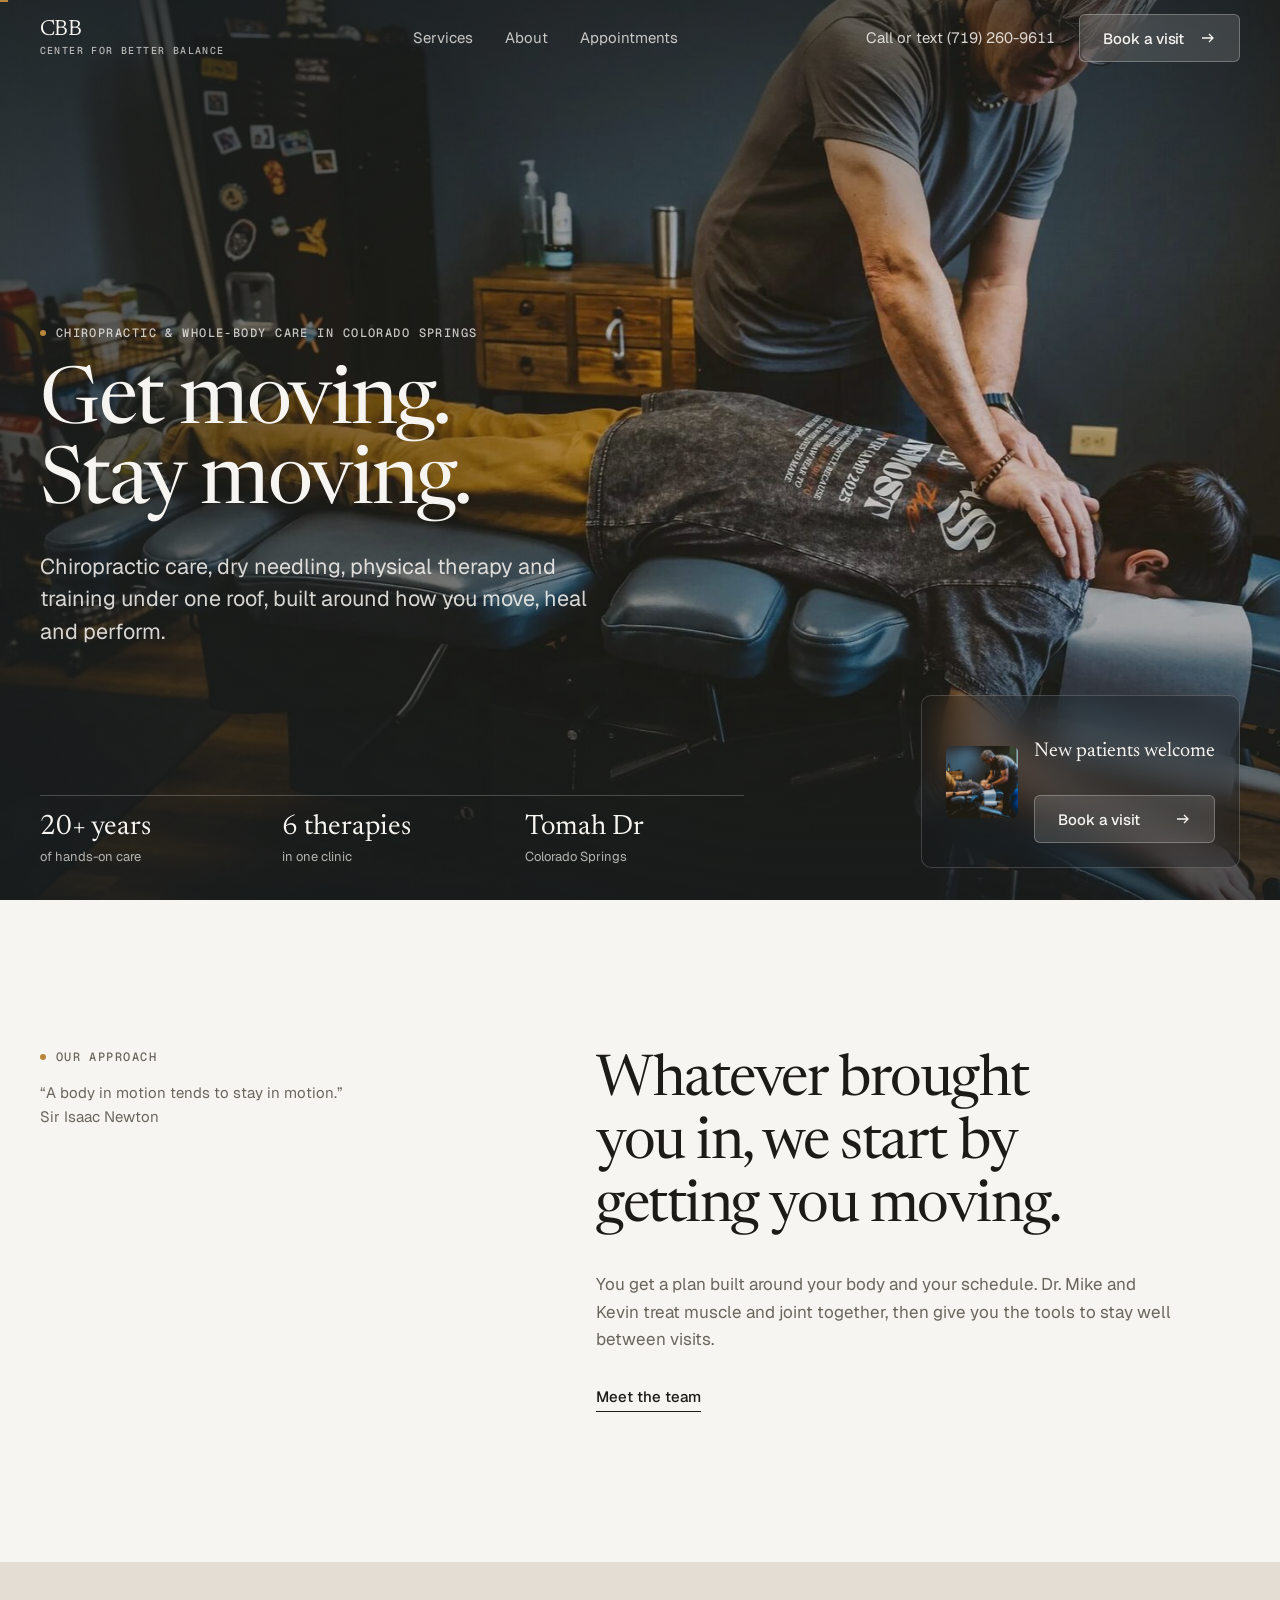
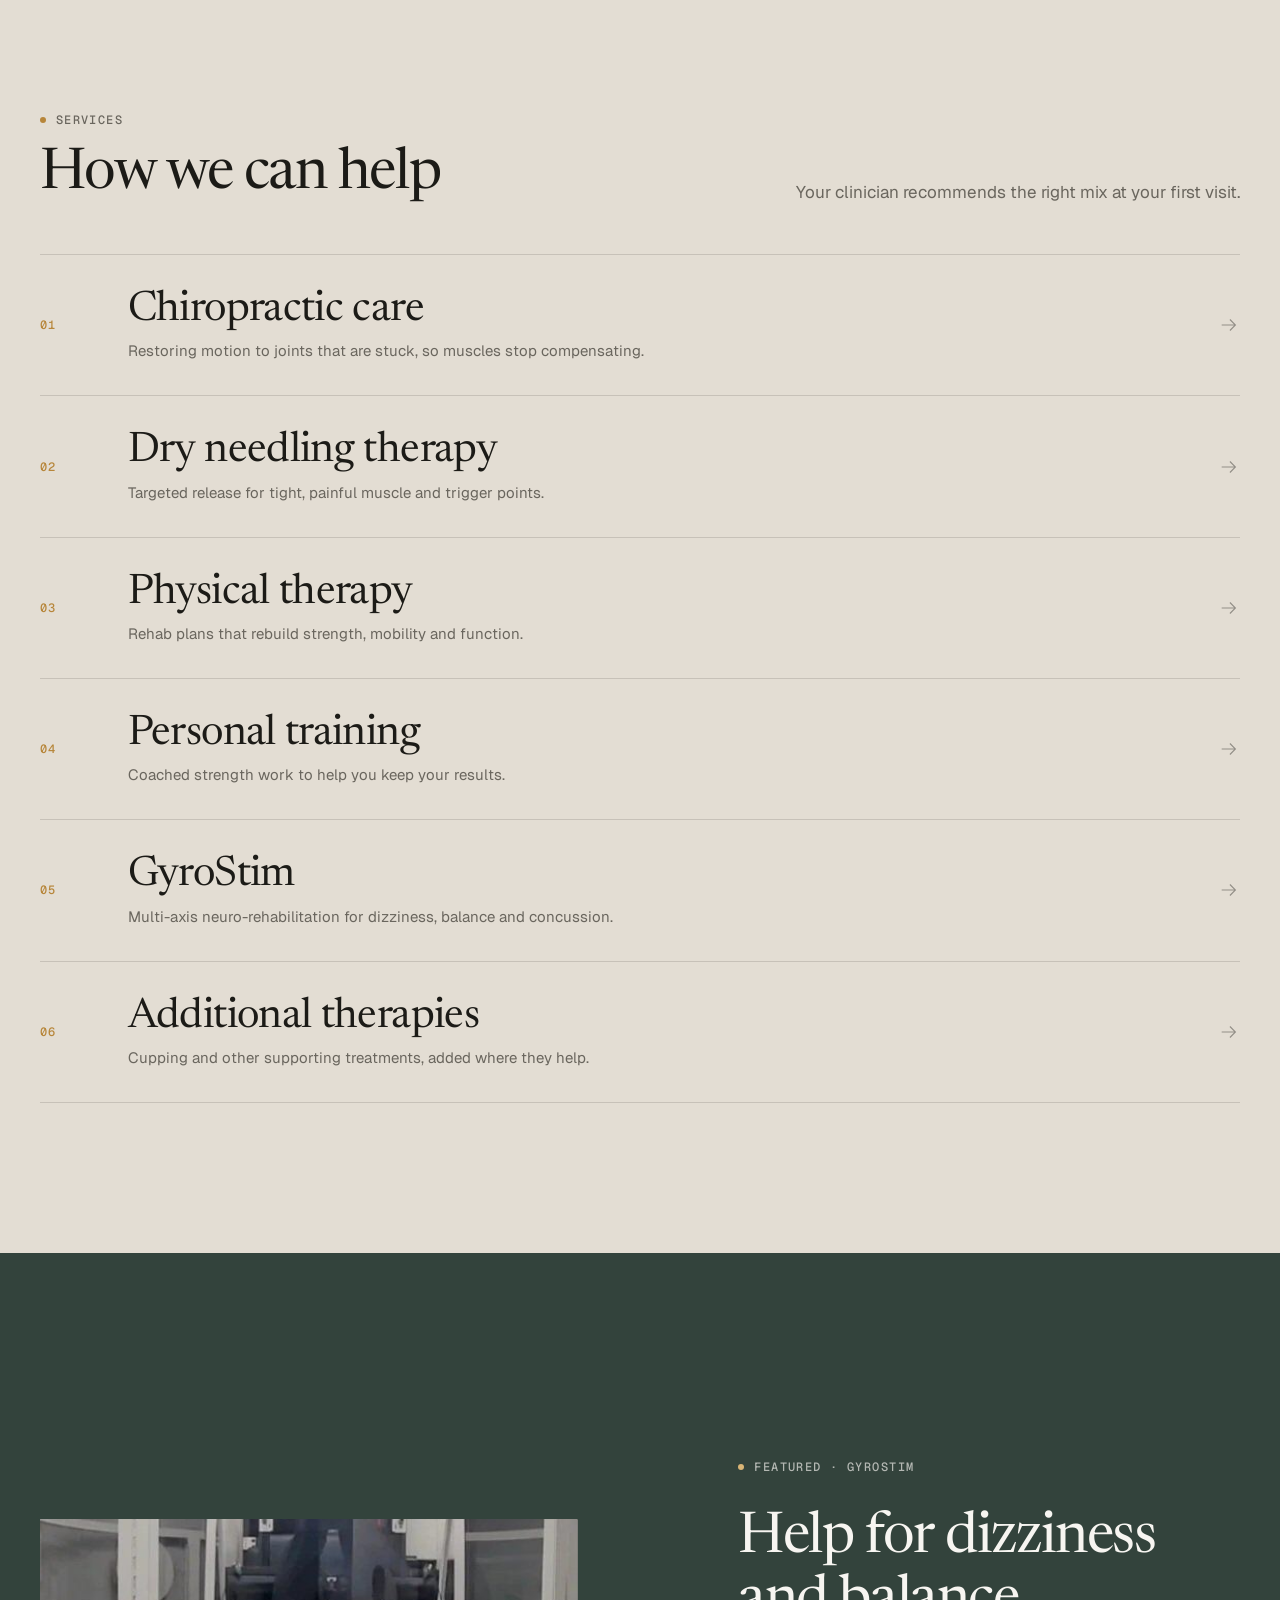
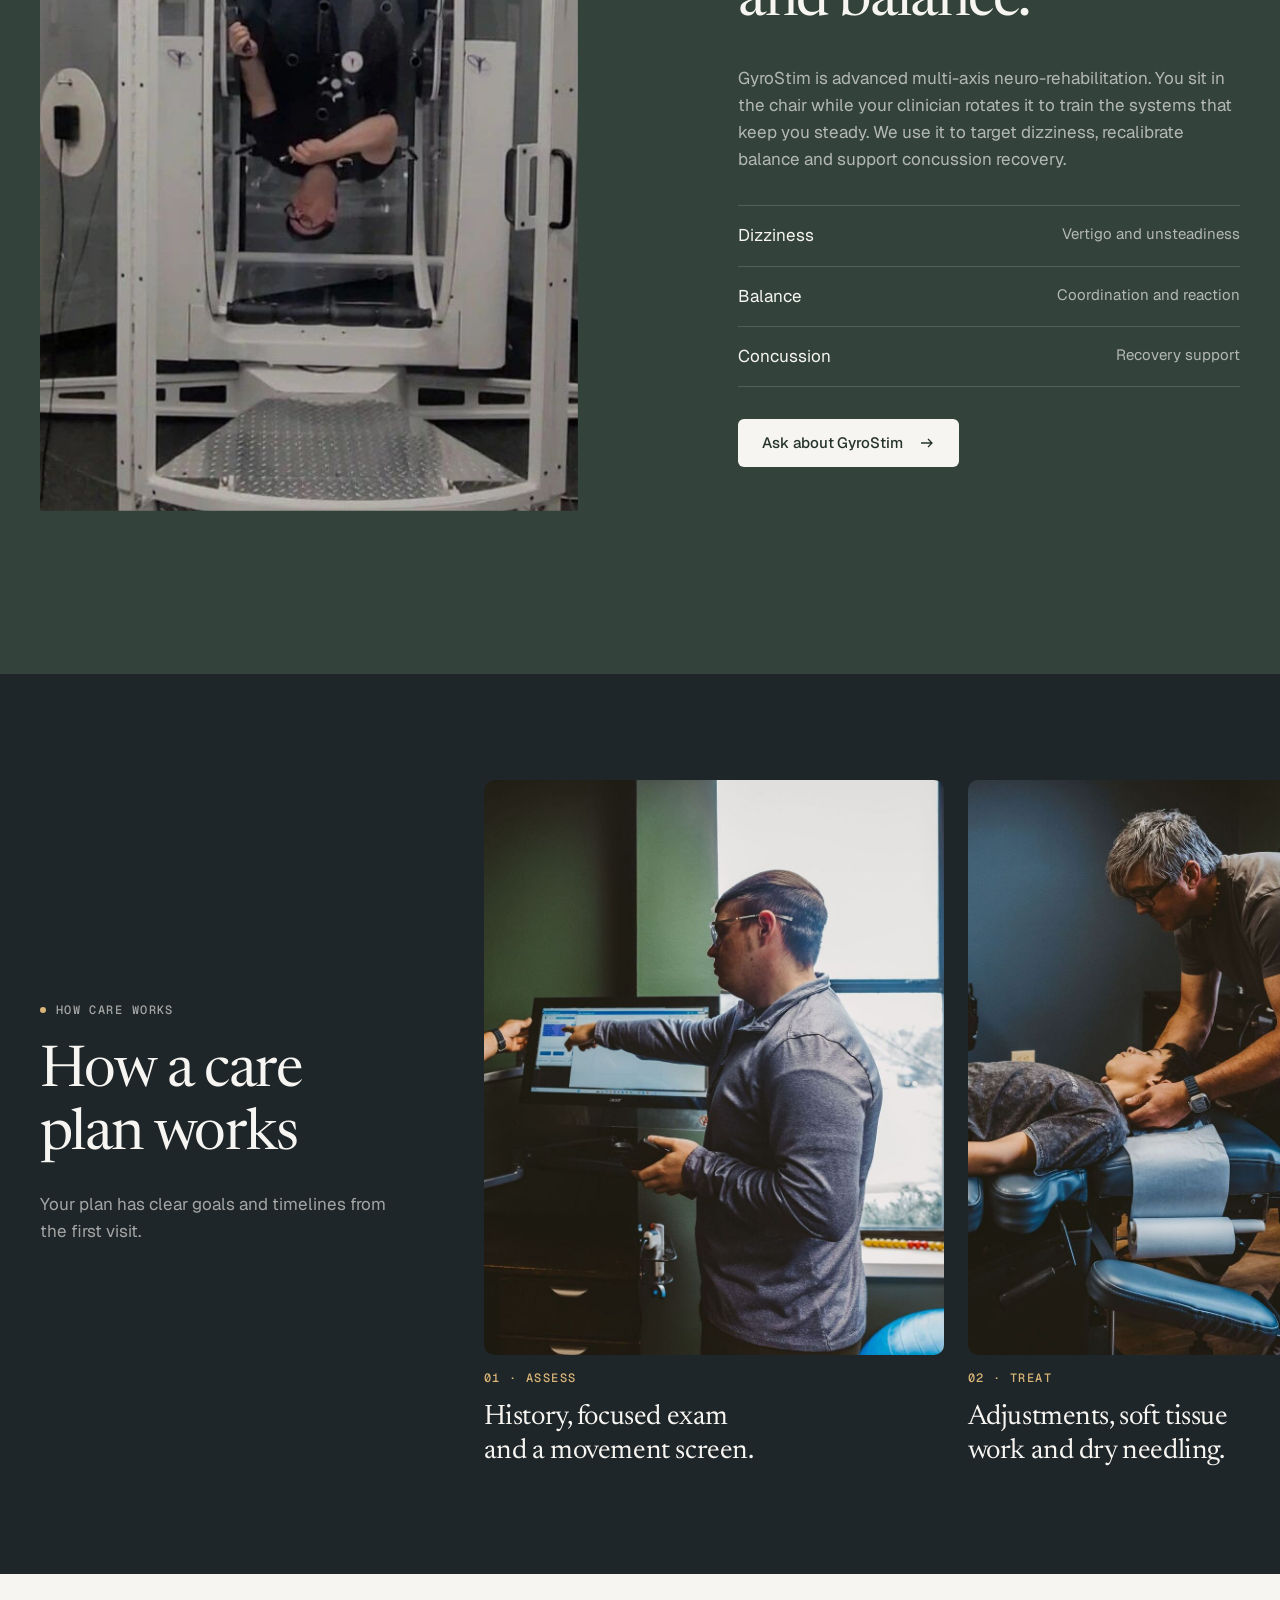
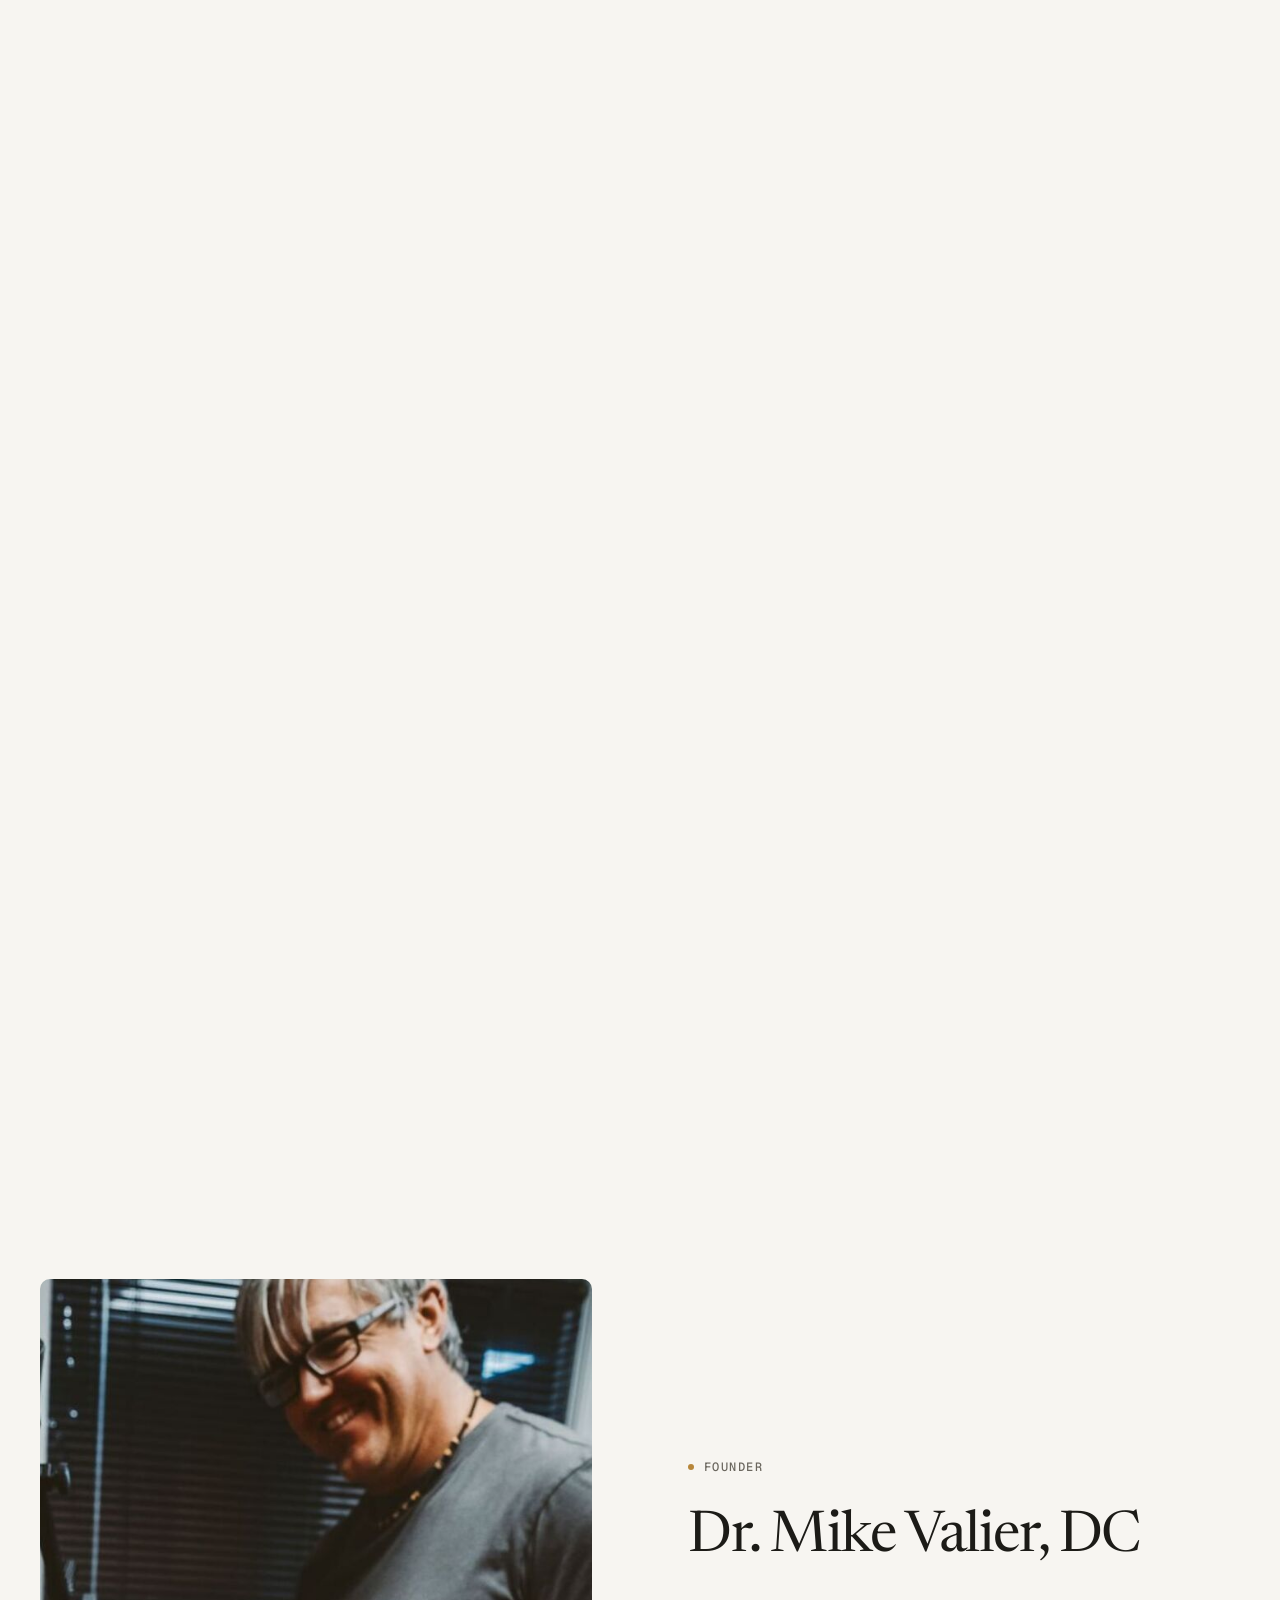
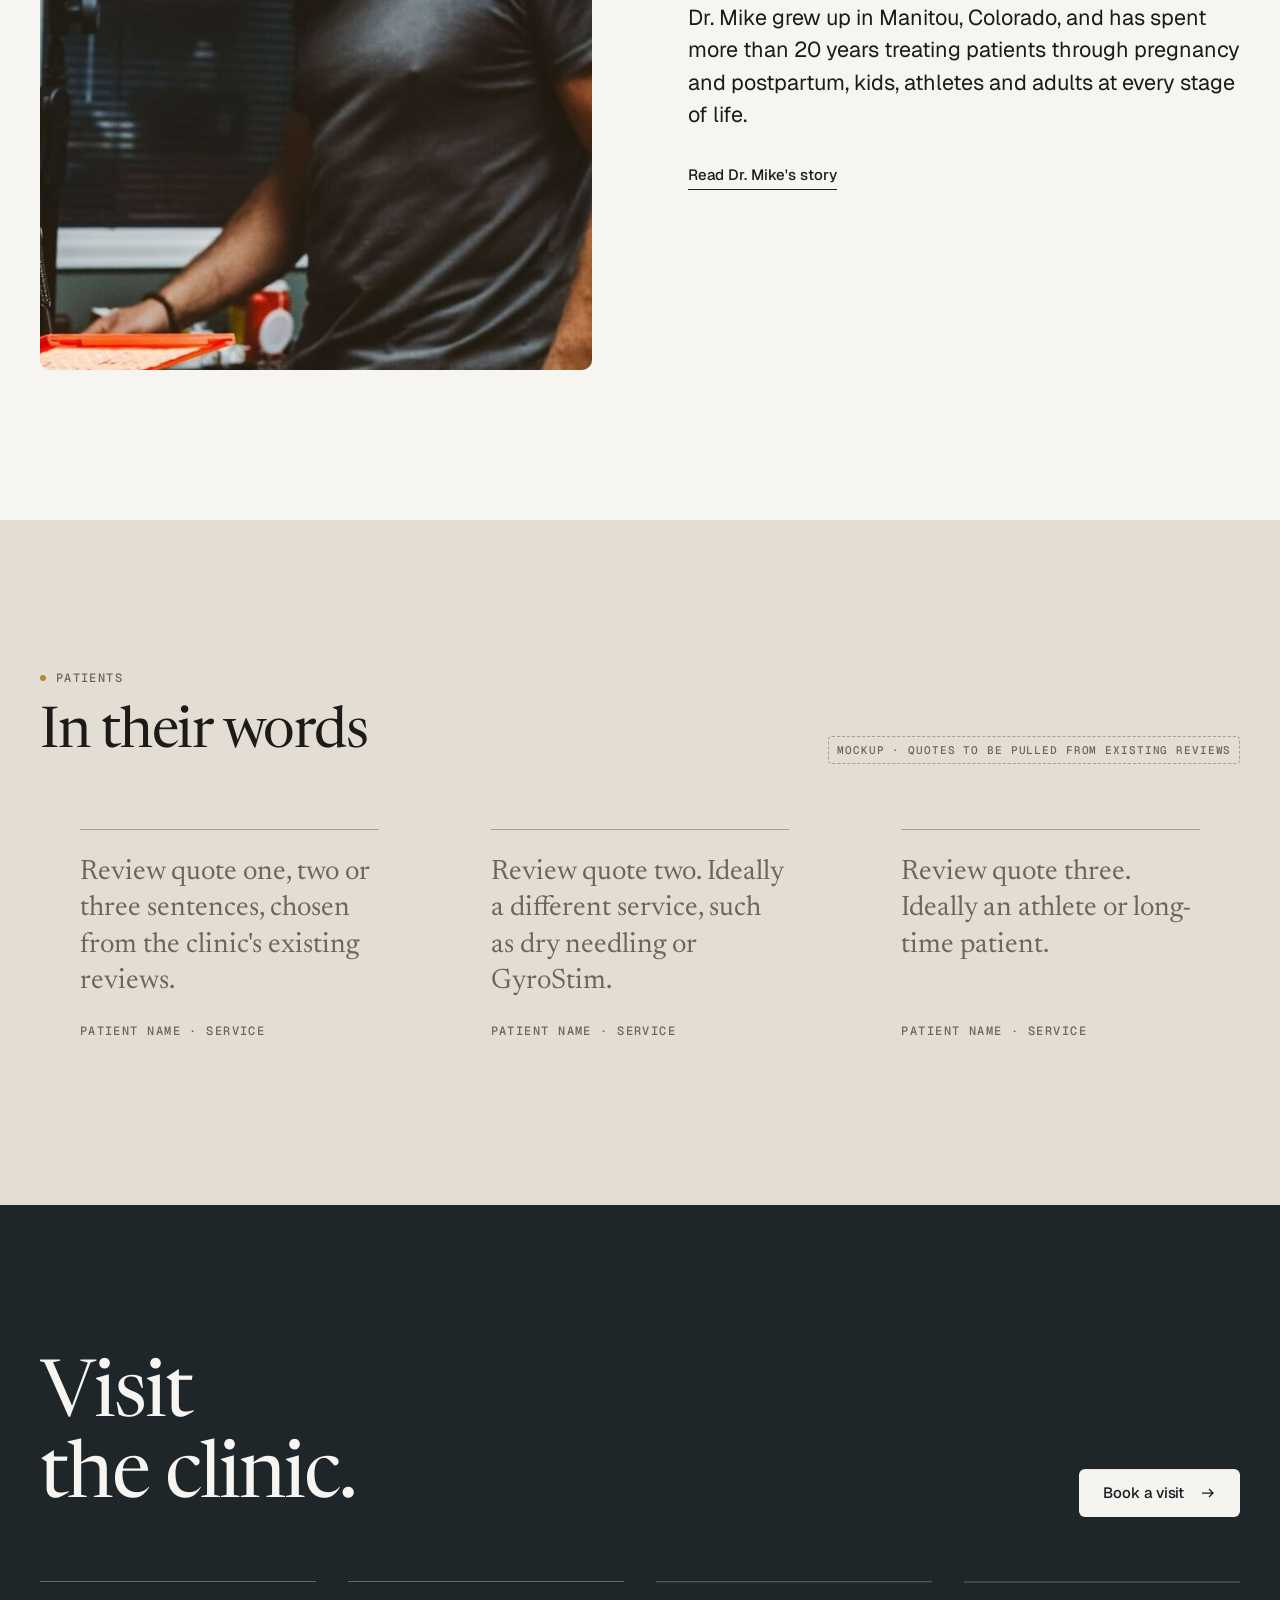
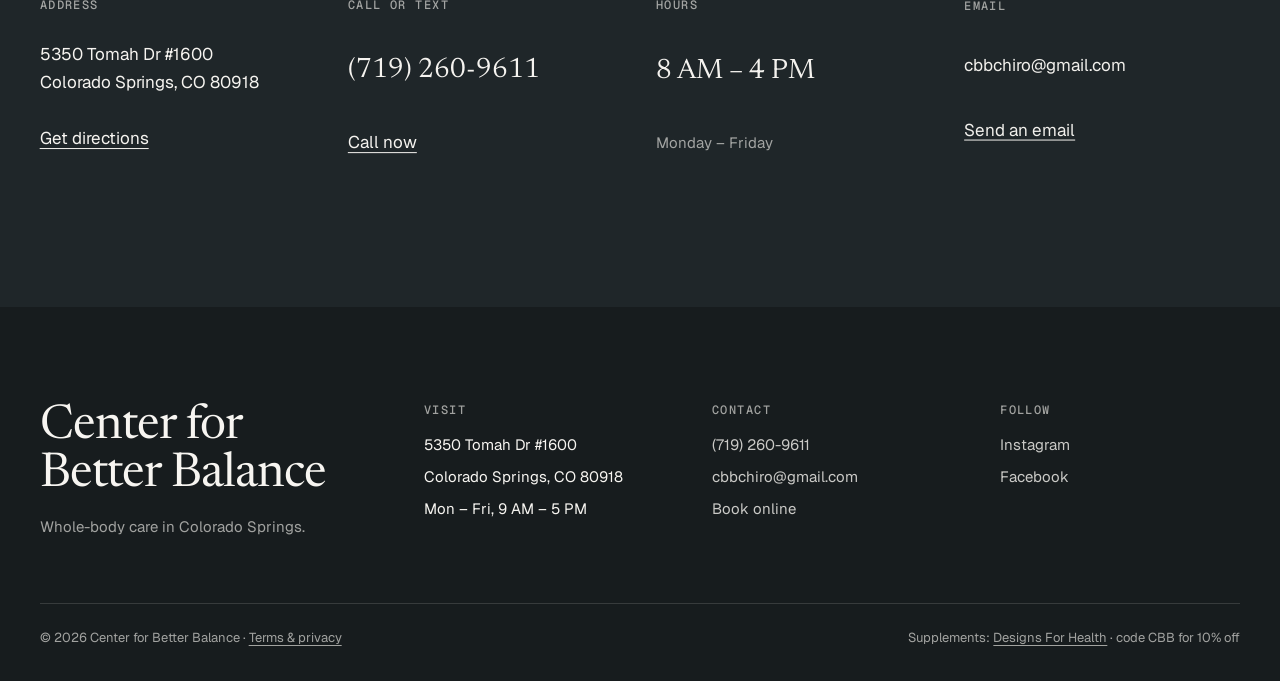
<file: index.html>
<!doctype html>
<html lang="en" class="js-motion">
<head>
  <meta charset="utf-8">
  <meta name="viewport" content="width=device-width, initial-scale=1">
  <title>Chiropractor in Colorado Springs | Center for Better Balance</title>
  <meta name="description" content="Whole-body chiropractic care, dry needling, physical therapy, personal training and GyroStim in Colorado Springs. Book online or call (719) 260-9611.">
  <meta name="robots" content="noindex">
  <!-- noindex is for the preview only: remove at launch -->
  <link rel="canonical" href="https://www.cbbchiro.com/">
  <meta property="og:type" content="website">
  <meta property="og:site_name" content="Center for Better Balance">
  <meta property="og:title" content="Chiropractor in Colorado Springs | Center for Better Balance">
  <meta property="og:description" content="Whole-body chiropractic care, dry needling, physical therapy, personal training and GyroStim in Colorado Springs. Book online or call (719) 260-9611.">
  <meta property="og:url" content="https://www.cbbchiro.com/">
  <meta property="og:image" content="https://www.cbbchiro.com/assets/img/og/cbb-og.jpg">
  <meta property="og:image:width" content="1200">
  <meta property="og:image:height" content="630">
  <meta name="twitter:card" content="summary_large_image">
  <meta name="theme-color" content="#1F2629">
  <link rel="icon" href="/assets/img/favicon.svg" type="image/svg+xml">
  <link rel="preload" as="image" href="/assets/img/interior/table-adjust.jpg" fetchpriority="high">
  <script type="application/ld+json">{"@context": "https://schema.org", "@type": ["Chiropractor", "MedicalClinic"], "@id": "https://www.cbbchiro.com/#clinic", "name": "Center for Better Balance", "alternateName": "CBB Chiropractic", "url": "https://www.cbbchiro.com/", "telephone": "+1-719-260-9611", "email": "cbbchiro@gmail.com", "address": {"@type": "PostalAddress", "streetAddress": "5350 Tomah Dr #1600", "addressLocality": "Colorado Springs", "addressRegion": "CO", "postalCode": "80918", "addressCountry": "US"}, "image": ["https://www.cbbchiro.com/assets/img/interior/table-adjust.jpg", "https://www.cbbchiro.com/assets/img/interior/consult-screen.jpg"], "logo": "https://www.cbbchiro.com/assets/img/favicon.svg", "areaServed": {"@type": "City", "name": "Colorado Springs", "containedInPlace": {"@type": "State", "name": "Colorado"}}, "founder": {"@id": "https://www.cbbchiro.com/about#dr-mike-valier"}, "employee": [{"@id": "https://www.cbbchiro.com/about#dr-mike-valier"}, {"@id": "https://www.cbbchiro.com/about#kevin-feldman"}], "medicalSpecialty": ["Musculoskeletal", "PhysicalTherapy"], "makesOffer": [{"@type": "Offer", "itemOffered": {"@type": "Service", "name": "Chiropractic care", "url": "https://www.cbbchiro.com/chiropractic-care"}}, {"@type": "Offer", "itemOffered": {"@type": "Service", "name": "Dry needling therapy", "url": "https://www.cbbchiro.com/dry-needling"}}, {"@type": "Offer", "itemOffered": {"@type": "Service", "name": "Physical therapy", "url": "https://www.cbbchiro.com/physical-therapy"}}, {"@type": "Offer", "itemOffered": {"@type": "Service", "name": "Personal training", "url": "https://www.cbbchiro.com/personal-training"}}, {"@type": "Offer", "itemOffered": {"@type": "Service", "name": "GyroStim neuro-rehabilitation", "url": "https://www.cbbchiro.com/#gyrostim"}}, {"@type": "Offer", "itemOffered": {"@type": "Service", "name": "Additional therapies", "url": "https://www.cbbchiro.com/additional-therapies"}}], "sameAs": ["https://www.instagram.com/cbbchiropractic", "https://www.facebook.com/profile.php?id=100095626749302"], "potentialAction": {"@type": "ReserveAction", "target": "https://www.cbbchiro.com/appointments#book", "name": "Book a visit"}, "openingHoursSpecification": [{"@type": "OpeningHoursSpecification", "dayOfWeek": ["Monday", "Tuesday", "Wednesday", "Thursday", "Friday"], "opens": "09:00", "closes": "17:00"}]}</script>
  <script type="application/ld+json">{"@context": "https://schema.org", "@type": "WebSite", "name": "Center for Better Balance", "url": "https://www.cbbchiro.com/"}</script>
  <link rel="preconnect" href="https://fonts.googleapis.com">
  <link rel="preconnect" href="https://fonts.gstatic.com" crossorigin>
  <link href="https://fonts.googleapis.com/css2?family=Geist:wght@400;500&family=Geist+Mono:wght@500&family=Newsreader:ital,opsz,wght@0,6..72,400;1,6..72,400&display=swap" rel="stylesheet">
  <link rel="stylesheet" href="/assets/vendor/lenis.css">
  <link rel="stylesheet" href="/assets/css/tokens.css">
  <link rel="stylesheet" href="/assets/css/base.css">
  <link rel="stylesheet" href="/assets/css/site.css">
  <script>setTimeout(() => { if (!window.CBBMotionReady) document.documentElement.classList.remove('js-motion'); }, 2500);</script>
</head>
<body>
  <a class="skip" href="#main">Skip to content</a>
  <div class="progress" aria-hidden="true"></div>

  <header class="nav nav--on-dark">
    <a class="nav__brand" href="/">CBB<small>Center for Better Balance</small></a>
    <nav class="nav__links" aria-label="Main">
      <a href="/#services">Services</a>
      <a href="/about">About</a>
      <a href="/appointments">Appointments</a>
    </nav>
    <div class="nav__right">
      <a class="nav__phone" href="tel:+17192609611">Call or text (719) 260-9611</a>
      <a class="btn btn--glass" href="/appointments#book">Book a visit <svg class="btn__icon" viewBox="0 0 16 16" fill="none" stroke="currentColor" stroke-width="1.3" aria-hidden="true"><path d="M2 8h11M9 4l4 4-4 4"/></svg></a>
      <button class="nav__menu" type="button" aria-label="Menu" aria-expanded="false" aria-controls="drawer"><span></span></button>
    </div>
  </header>
  <div class="drawer" id="drawer">
    <nav aria-label="Mobile">
      <a href="/">Home</a><a href="/#services">Services</a><a href="/about">About</a><a href="/appointments">Appointments</a>
    </nav>
    <div class="drawer__foot">
      <a class="btn" href="/appointments#book" style="--_bg: var(--plaster-50); --_fg: var(--ink-900)">Book a visit <svg class="btn__icon" viewBox="0 0 16 16" fill="none" stroke="currentColor" stroke-width="1.3" aria-hidden="true"><path d="M2 8h11M9 4l4 4-4 4"/></svg></a>
      <a class="t-lead" href="tel:+17192609611" style="color: inherit">Call or text (719) 260-9611</a>
    </div>
  </div>

  <main id="main">
    <!-- 01 HERO -->
    <section class="hero">
      <div class="hero__media"><img data-parallax="0.1" fetchpriority="high" width="1800" height="1200" src="/assets/img/interior/table-adjust.jpg" alt="Dr. Mike Valier adjusting a patient's back on a navy treatment table"></div>
      <div class="container hero__inner">
        <div class="hero__copy">
          <h1 class="hero__h1"><span class="t-label t-label--accent" data-reveal>Chiropractic &amp; whole-body care in Colorado Springs</span><span class="t-hero" data-split>Get moving.<br>Stay moving.</span></h1>
          <p class="t-lead" data-reveal data-delay=".35">Chiropractic care, dry needling, physical therapy and training under one roof, built around how you move, heal and perform.</p>
        </div>
        <div class="hero__foot">
          <div class="facts" data-reveal-group>
            <div class="fact" data-reveal><span class="fact__v">20+ years</span><span class="fact__k">of hands-on care</span></div>
            <div class="fact" data-reveal><span class="fact__v">6 therapies</span><span class="fact__k">in one clinic</span></div>
            <div class="fact" data-reveal><span class="fact__v">Tomah Dr</span><span class="fact__k">Colorado Springs</span></div>
          </div>
          <div class="glass invite" data-reveal data-delay=".5">
            <div class="invite__thumb"><img loading="lazy" decoding="async" src="/assets/img/interior/neck-adjust.jpg" alt=""></div>
            <div class="invite__body">
              <p class="invite__title">New patients welcome</p>
              <a class="btn btn--glass" href="/appointments#book">Book a visit <svg class="btn__icon" viewBox="0 0 16 16" fill="none" stroke="currentColor" stroke-width="1.3" aria-hidden="true"><path d="M2 8h11M9 4l4 4-4 4"/></svg></a>
            </div>
          </div>
        </div>
      </div>
    </section>

    <!-- 02 PROMISE -->
    <section class="section">
      <div class="container split">
        <div class="split__aside">
          <p class="t-label t-label--accent" data-reveal>Our approach</p>
          <p class="t-small" data-reveal>“A body in motion tends to stay in motion.”<br>Sir Isaac Newton</p>
        </div>
        <div class="stack" style="--stack: var(--space-6)">
          <h2 class="t-h1" data-split>Whatever brought you in, we start by getting you moving.</h2>
          <p class="t-body" data-reveal>You get a plan built around your body and your schedule. Dr. Mike and Kevin treat muscle and joint together, then give you the tools to stay well between visits.</p>
          <a class="link" href="/about" data-reveal>Meet the team</a>
        </div>
      </div>
    </section>

    <!-- 03 SERVICES -->
    <section class="section theme-linen" id="services">
      <div class="container">
        <div class="eyebrow-row">
          <div class="stack" style="--stack: var(--space-4)"><p class="t-label t-label--accent">Services</p><h2 class="t-h1" data-split>How we can help</h2></div>
          <p class="t-body" data-reveal>Your clinician recommends the right mix at your first visit.</p>
        </div>
        <ul class="index-list" data-index-preview>
          <li><a class="index-row" href="/chiropractic-care" data-image="/assets/img/interior/table-adjust.jpg"><span class="index-row__num">01</span><span class="index-row__body"><h3 class="index-row__title">Chiropractic care</h3><p class="index-row__desc">Restoring motion to joints that are stuck, so muscles stop compensating.</p></span><svg class="index-row__arrow" viewBox="0 0 24 24" fill="none" stroke="currentColor" stroke-width="1.2" aria-hidden="true"><path d="M4 12h15M13 6l6 6-6 6"/></svg></a></li>
          <li><a class="index-row" href="/dry-needling" data-image="/assets/img/interior/dry-needling.jpg"><span class="index-row__num">02</span><span class="index-row__body"><h3 class="index-row__title">Dry needling therapy</h3><p class="index-row__desc">Targeted release for tight, painful muscle and trigger points.</p></span><svg class="index-row__arrow" viewBox="0 0 24 24" fill="none" stroke="currentColor" stroke-width="1.2" aria-hidden="true"><path d="M4 12h15M13 6l6 6-6 6"/></svg></a></li>
          <li><a class="index-row" href="/physical-therapy" data-image="/assets/img/interior/consult-screen.jpg"><span class="index-row__num">03</span><span class="index-row__body"><h3 class="index-row__title">Physical therapy</h3><p class="index-row__desc">Rehab plans that rebuild strength, mobility and function.</p></span><svg class="index-row__arrow" viewBox="0 0 24 24" fill="none" stroke="currentColor" stroke-width="1.2" aria-hidden="true"><path d="M4 12h15M13 6l6 6-6 6"/></svg></a></li>
          <li><a class="index-row" href="/personal-training" data-image="/assets/img/interior/strength-dumbbell.jpg"><span class="index-row__num">04</span><span class="index-row__body"><h3 class="index-row__title">Personal training</h3><p class="index-row__desc">Coached strength work to help you keep your results.</p></span><svg class="index-row__arrow" viewBox="0 0 24 24" fill="none" stroke="currentColor" stroke-width="1.2" aria-hidden="true"><path d="M4 12h15M13 6l6 6-6 6"/></svg></a></li>
          <li><a class="index-row" href="#gyrostim" data-image="/assets/img/interior/gyrostim.jpg"><span class="index-row__num">05</span><span class="index-row__body"><h3 class="index-row__title">GyroStim</h3><p class="index-row__desc">Multi-axis neuro-rehabilitation for dizziness, balance and concussion.</p></span><svg class="index-row__arrow" viewBox="0 0 24 24" fill="none" stroke="currentColor" stroke-width="1.2" aria-hidden="true"><path d="M4 12h15M13 6l6 6-6 6"/></svg></a></li>
          <li><a class="index-row" href="/additional-therapies" data-image="/assets/img/interior/neck-adjust.jpg"><span class="index-row__num">06</span><span class="index-row__body"><h3 class="index-row__title">Additional therapies</h3><p class="index-row__desc">Cupping and other supporting treatments, added where they help.</p></span><svg class="index-row__arrow" viewBox="0 0 24 24" fill="none" stroke="currentColor" stroke-width="1.2" aria-hidden="true"><path d="M4 12h15M13 6l6 6-6 6"/></svg></a></li>
        </ul>
      </div>
    </section>

    <!-- 04 GYROSTIM -->
    <section class="section theme-spruce" id="gyrostim">
      <div class="container feature">
        <div class="feature__media" data-clip><img loading="lazy" decoding="async" src="/assets/img/interior/gyrostim.jpg" alt="A patient seated in the GyroStim multi-axis chair"></div>
        <div class="stack" style="--stack: var(--space-6)">
          <p class="t-label t-label--accent" data-reveal>Featured · GyroStim</p>
          <h2 class="t-h1" data-split>Help for dizziness and balance.</h2>
          <p class="t-body" data-reveal>GyroStim is advanced multi-axis neuro-rehabilitation. You sit in the chair while your clinician rotates it to train the systems that keep you steady. We use it to target dizziness, recalibrate balance and support concussion recovery.</p>
          <ul class="ticks" data-reveal>
            <li><span>Dizziness</span><span>Vertigo and unsteadiness</span></li>
            <li><span>Balance</span><span>Coordination and reaction</span></li>
            <li><span>Concussion</span><span>Recovery support</span></li>
          </ul>
          <div><a class="btn" href="/appointments#book" data-reveal>Ask about GyroStim <svg class="btn__icon" viewBox="0 0 16 16" fill="none" stroke="currentColor" stroke-width="1.3" aria-hidden="true"><path d="M2 8h11M9 4l4 4-4 4"/></svg></a></div>
        </div>
      </div>
    </section>

    <!-- 05 HOW CARE WORKS -->
    <section class="theme-dark hz" data-horizontal>
      <div class="hz__track" data-track>
        <div class="hz__intro">
          <p class="t-label t-label--accent">How care works</p>
          <h2 class="t-h1">How a care plan works</h2>
          <p class="t-body">Your plan has clear goals and timelines from the first visit.</p>
        </div>
        <div class="hz__item"><div class="media"><img loading="lazy" decoding="async" src="/assets/img/interior/consult-screen.jpg" alt="Reviewing assessment results on screen" style="object-position: 65% 50%"></div><p class="t-label">01 · Assess</p><p class="t-h3">History, focused exam and a movement screen.</p></div>
        <div class="hz__item"><div class="media"><img loading="lazy" decoding="async" src="/assets/img/interior/neck-adjust.jpg" alt="Dr. Mike adjusting a patient's neck" style="object-position: 70% 50%"></div><p class="t-label">02 · Treat</p><p class="t-h3">Adjustments, soft tissue work and dry needling.</p></div>
        <div class="hz__item"><div class="media"><img loading="lazy" decoding="async" src="/assets/img/interior/gym-lunge.jpg" alt="A patient training in the clinic gym"></div><p class="t-label">03 · Strengthen</p><p class="t-h3">Rehab and training so results hold.</p></div>
        <div class="hz__item"><div class="media"><img loading="lazy" decoding="async" src="/assets/img/interior/strength-dumbbell.jpg" alt="A patient doing a dumbbell row"></div><p class="t-label">04 · Stay moving</p><p class="t-h3">A plan for life outside the clinic.</p></div>
      </div>
    </section>

    <!-- 06 MEET DR. MIKE -->
    <section class="section">
      <div class="container split split--even">
        <div class="media media--portrait"><img loading="lazy" decoding="async" data-parallax="0.12" src="/assets/img/team/mike.jpg" alt="Dr. Mike Valier smiling in a treatment room"></div>
        <div class="stack" style="--stack: var(--space-6); align-self: center">
          <p class="t-label t-label--accent" data-reveal>Founder</p>
          <h2 class="t-h1" data-split>Dr. Mike Valier, DC</h2>
          <p class="t-lead" data-reveal>Dr. Mike grew up in Manitou, Colorado, and has spent more than 20 years treating patients through pregnancy and postpartum, kids, athletes and adults at every stage of life.</p>
          <a class="link" href="/about" data-reveal>Read Dr. Mike's story</a>
        </div>
      </div>
    </section>

    <!-- 07 REVIEWS -->
    <section class="section theme-linen">
      <div class="container">
        <div class="eyebrow-row">
          <div class="stack" style="--stack: var(--space-4)"><p class="t-label t-label--accent">Patients</p><h2 class="t-h1" data-split>In their words</h2></div>
          <span class="mock-note">Mockup · quotes to be pulled from existing reviews</span>
        </div>
        <div class="quotes" data-reveal-group>
          <figure class="quote-card" data-reveal><p>Review quote one, two or three sentences, chosen from the clinic's existing reviews.</p><figcaption class="t-label">Patient name · Service</figcaption></figure>
          <figure class="quote-card" data-reveal><p>Review quote two. Ideally a different service, such as dry needling or GyroStim.</p><figcaption class="t-label">Patient name · Service</figcaption></figure>
          <figure class="quote-card" data-reveal><p>Review quote three. Ideally an athlete or long-time patient.</p><figcaption class="t-label">Patient name · Service</figcaption></figure>
        </div>
      </div>
    </section>

    <!-- 08 VISIT -->
    <section class="section theme-dark">
      <div class="container visit">
        <div class="visit__head">
          <h2 class="t-hero" data-split>Visit<br>the clinic.</h2>
          <a class="btn" href="/appointments#book" data-reveal>Book a visit <svg class="btn__icon" viewBox="0 0 16 16" fill="none" stroke="currentColor" stroke-width="1.3" aria-hidden="true"><path d="M2 8h11M9 4l4 4-4 4"/></svg></a>
        </div>
        <div class="visit__grid" data-reveal-group>
          <div class="visit__item" data-reveal><span class="t-label">Address</span><p>5350 Tomah Dr #1600<br>Colorado Springs, CO 80918</p><a href="https://www.google.com/maps/search/?api=1&query=5350+Tomah+Dr+%231600+Colorado+Springs+CO" target="_blank" rel="noopener">Get directions</a></div>
          <div class="visit__item" data-reveal><span class="t-label">Call or text</span><p class="t-num" style="font-size: var(--text-h3)">(719) 260-9611</p><a href="tel:+17192609611">Call now</a></div>
          <div class="visit__item" data-reveal><span class="t-label">Hours</span><p class="t-num" style="font-size: var(--text-h3)"><span data-count="9">9</span> AM – <span data-count="5">5</span> PM</p><span class="t-small">Monday – Friday</span></div>
          <div class="visit__item" data-reveal><span class="t-label">Email</span><p>cbbchiro@gmail.com</p><a href="mailto:cbbchiro@gmail.com">Send an email</a></div>
        </div>
      </div>
    </section>
  </main>

  <footer class="footer theme-dark">
    <div class="container">
      <div class="footer__top">
        <div class="stack" style="--stack: var(--space-4)">
          <p class="footer__mark">Center for<br>Better Balance</p>
          <p class="t-small">Whole-body care in Colorado Springs.</p>
        </div>
        <div><h4 class="t-label">Visit</h4><ul><li>5350 Tomah Dr #1600</li><li>Colorado Springs, CO 80918</li><li>Mon – Fri, 9 AM – 5 PM</li></ul></div>
        <div><h4 class="t-label">Contact</h4><ul><li><a href="tel:+17192609611">(719) 260-9611</a></li><li><a href="mailto:cbbchiro@gmail.com">cbbchiro@gmail.com</a></li><li><a href="/appointments#book">Book online</a></li></ul></div>
        <div><h4 class="t-label">Follow</h4><ul><li><a href="https://www.instagram.com/cbbchiropractic" target="_blank" rel="noopener">Instagram</a></li><li><a href="https://www.facebook.com/profile.php?id=100095626749302" target="_blank" rel="noopener">Facebook</a></li></ul></div>
      </div>
      <div class="footer__bottom">
        <span>© <span data-year>2026</span> Center for Better Balance · <a href="/terms-and-conditions">Terms & privacy</a></span>
        <span>Supplements: <a href="https://www.designsforhealth.com/u/michaelvalier" target="_blank" rel="noopener">Designs For Health</a> · code CBB for 10% off</span>
      </div>
    </div>
  </footer>

  <script src="/assets/vendor/gsap.min.js"></script>
  <script src="/assets/vendor/ScrollTrigger.min.js"></script>
  <script src="/assets/vendor/SplitText.min.js"></script>
  <script src="/assets/vendor/lenis.min.js"></script>
  <script src="/assets/js/motion.js"></script>
  <script src="/assets/js/site.js"></script>
</body>
</html>
</file>
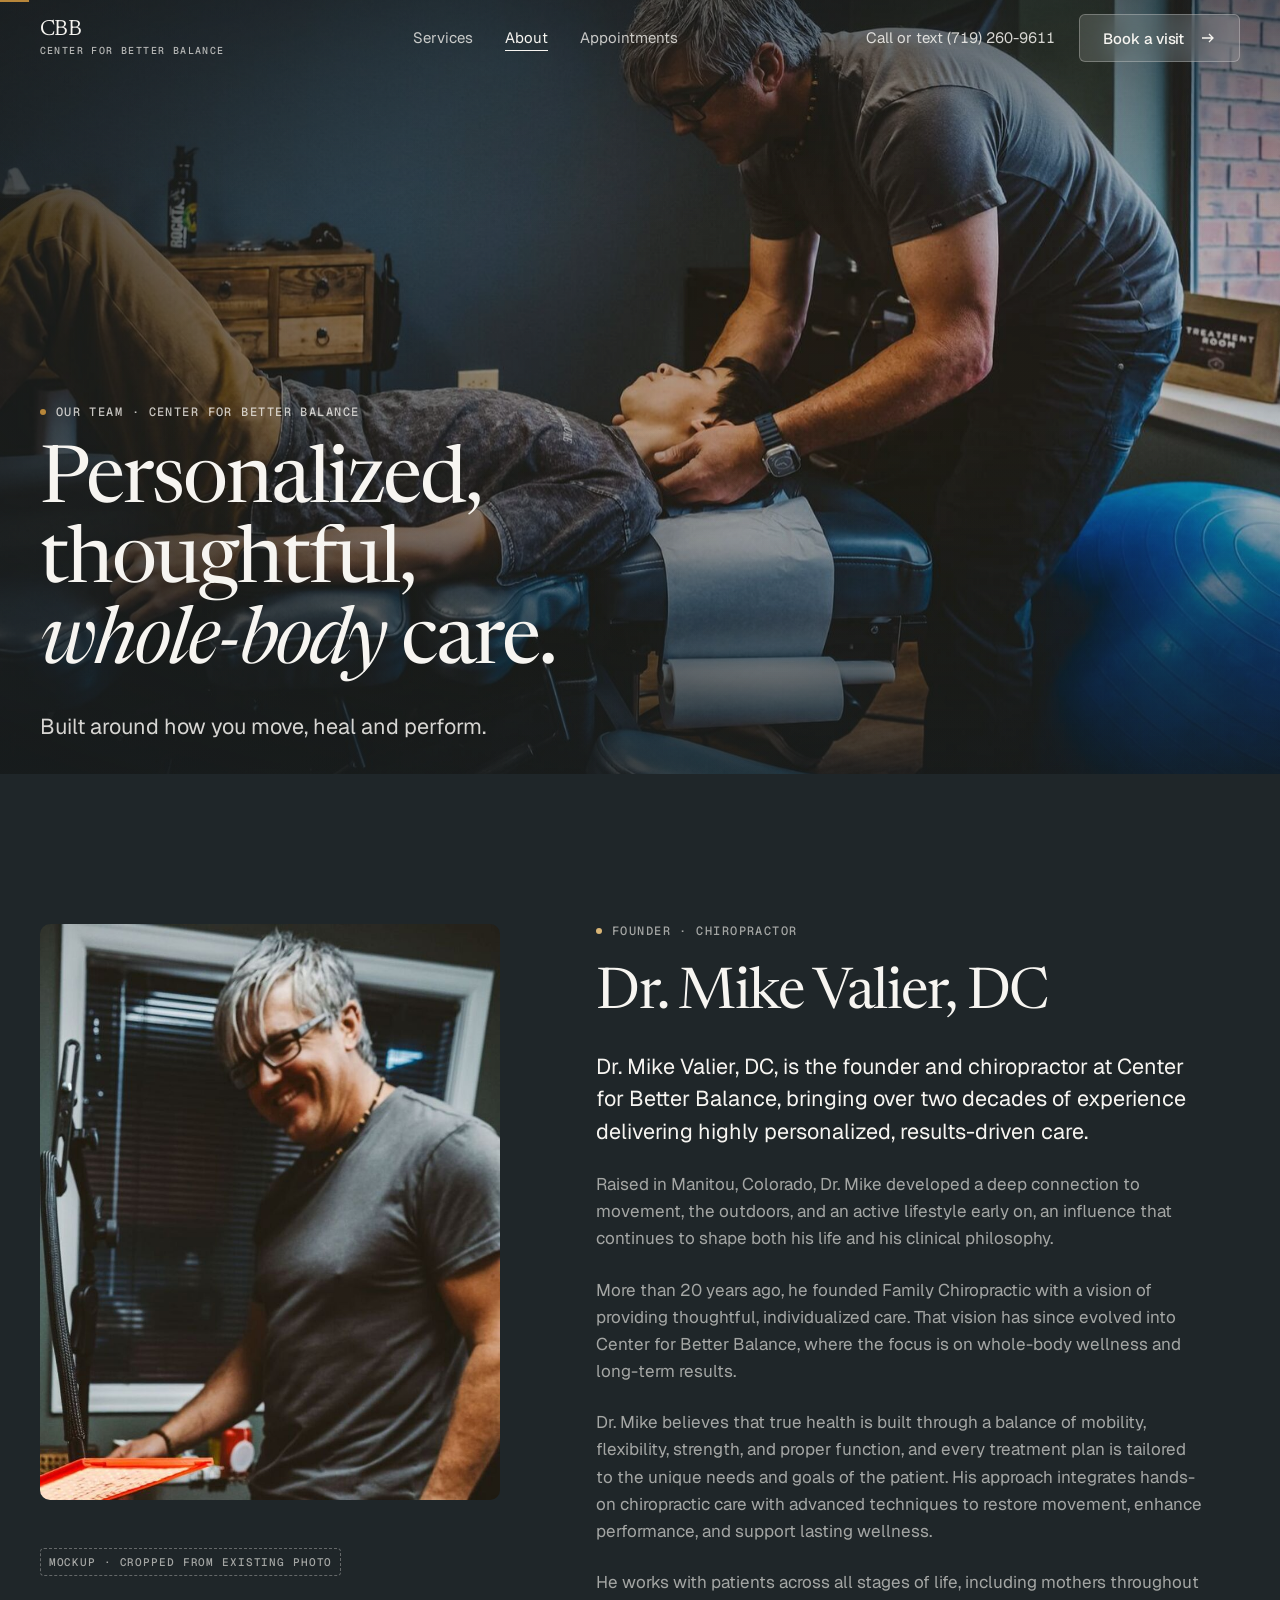
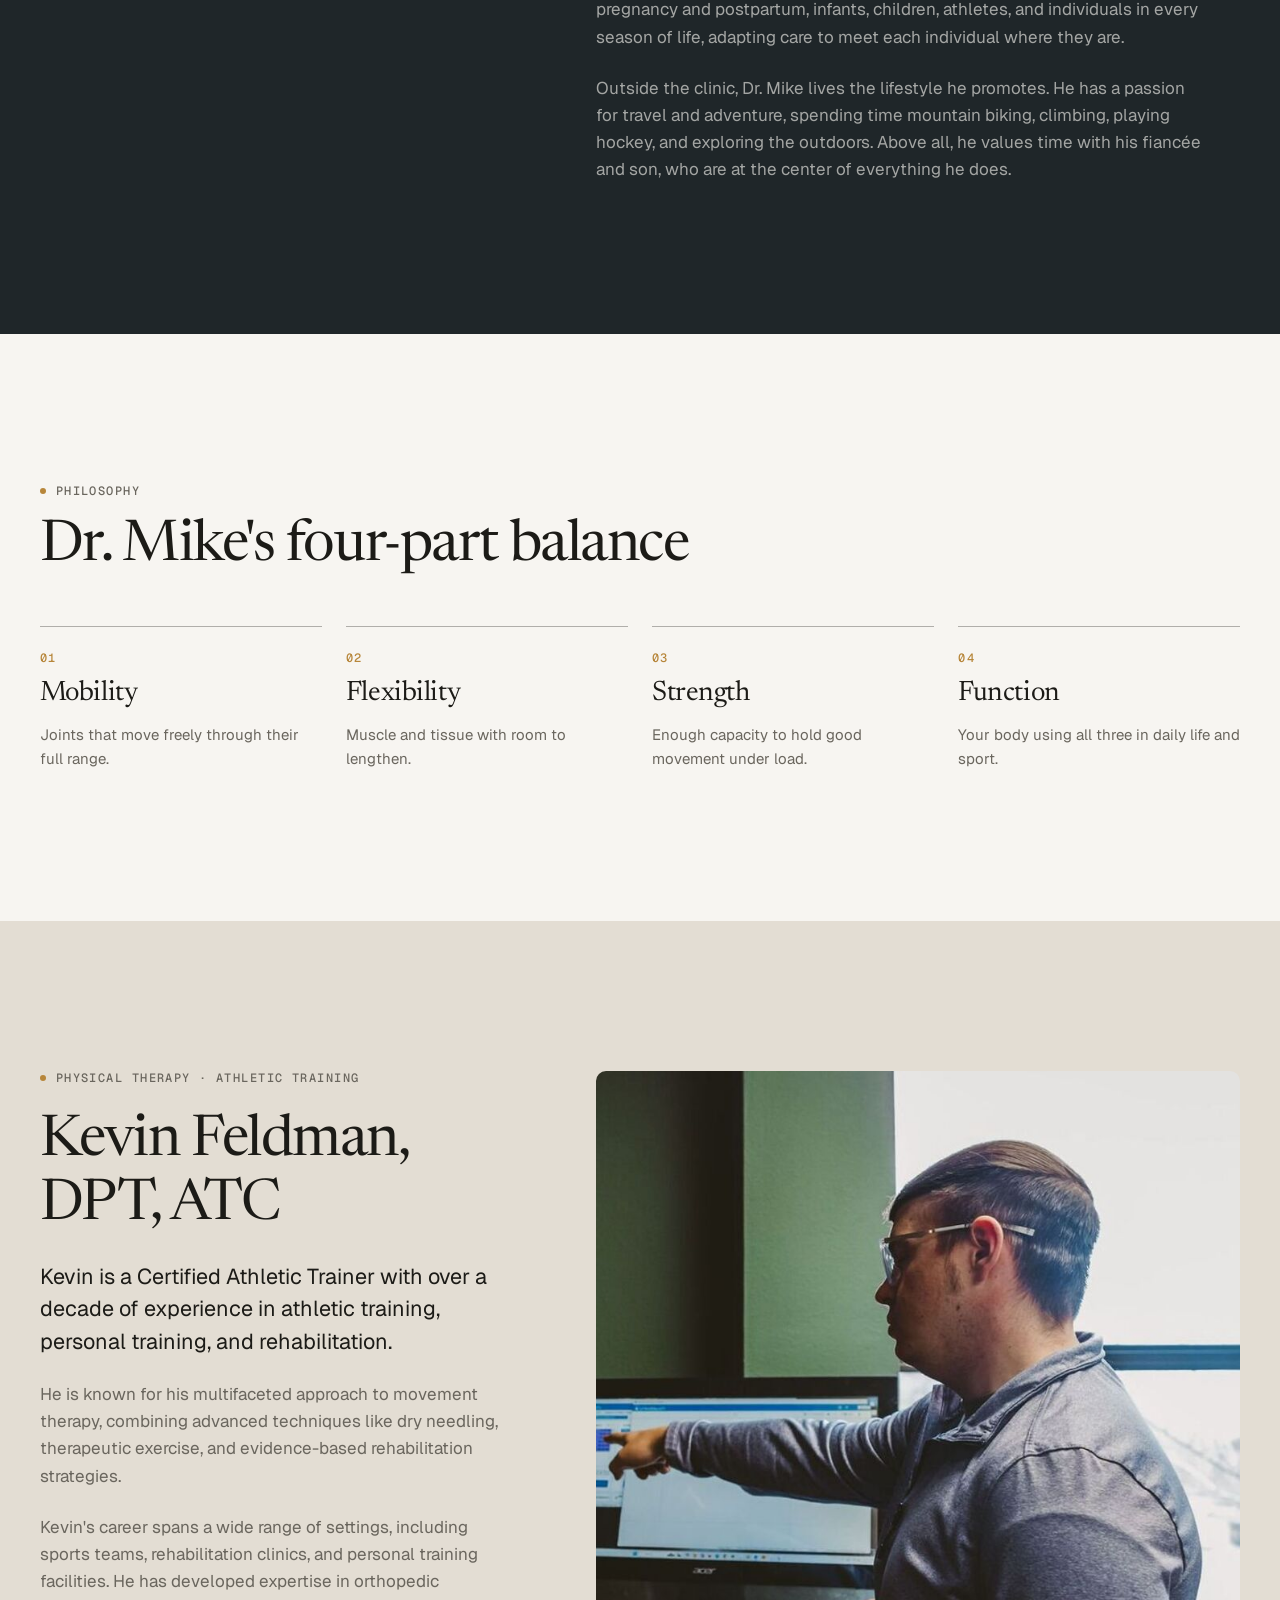
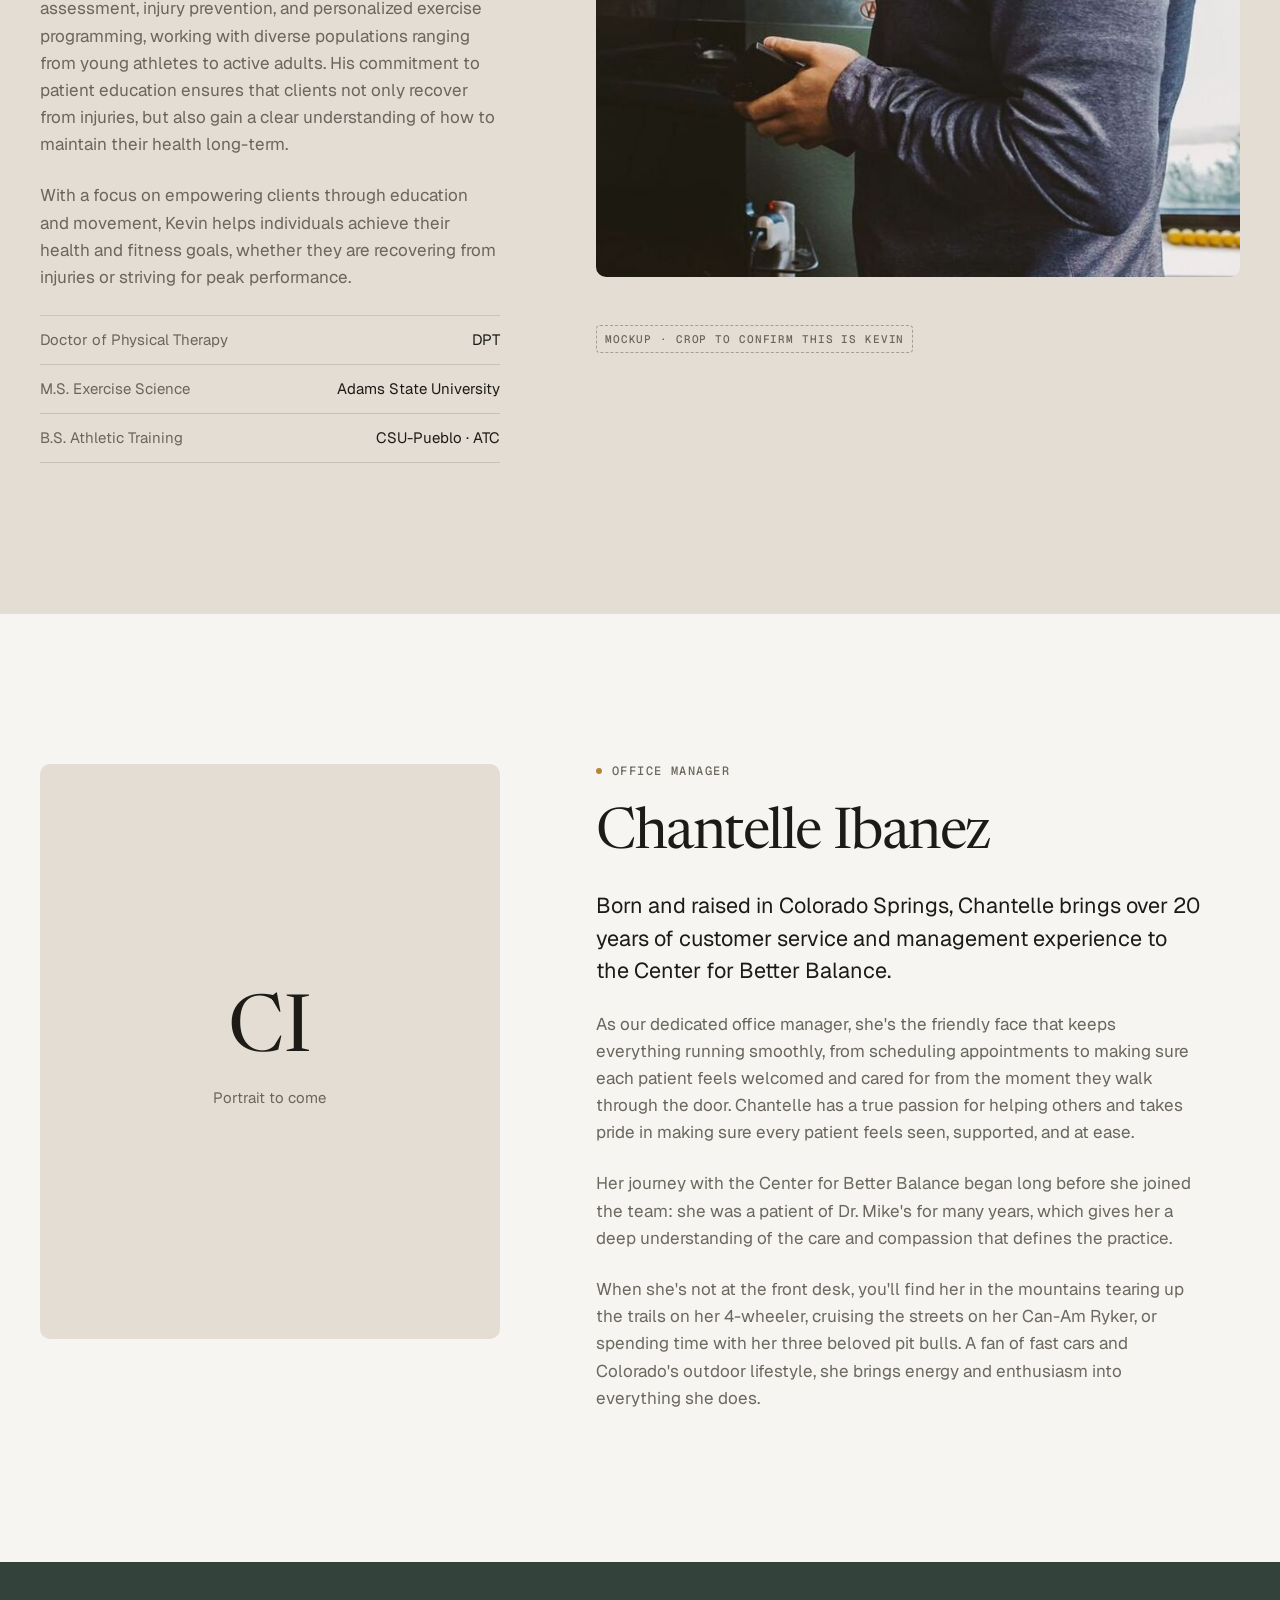
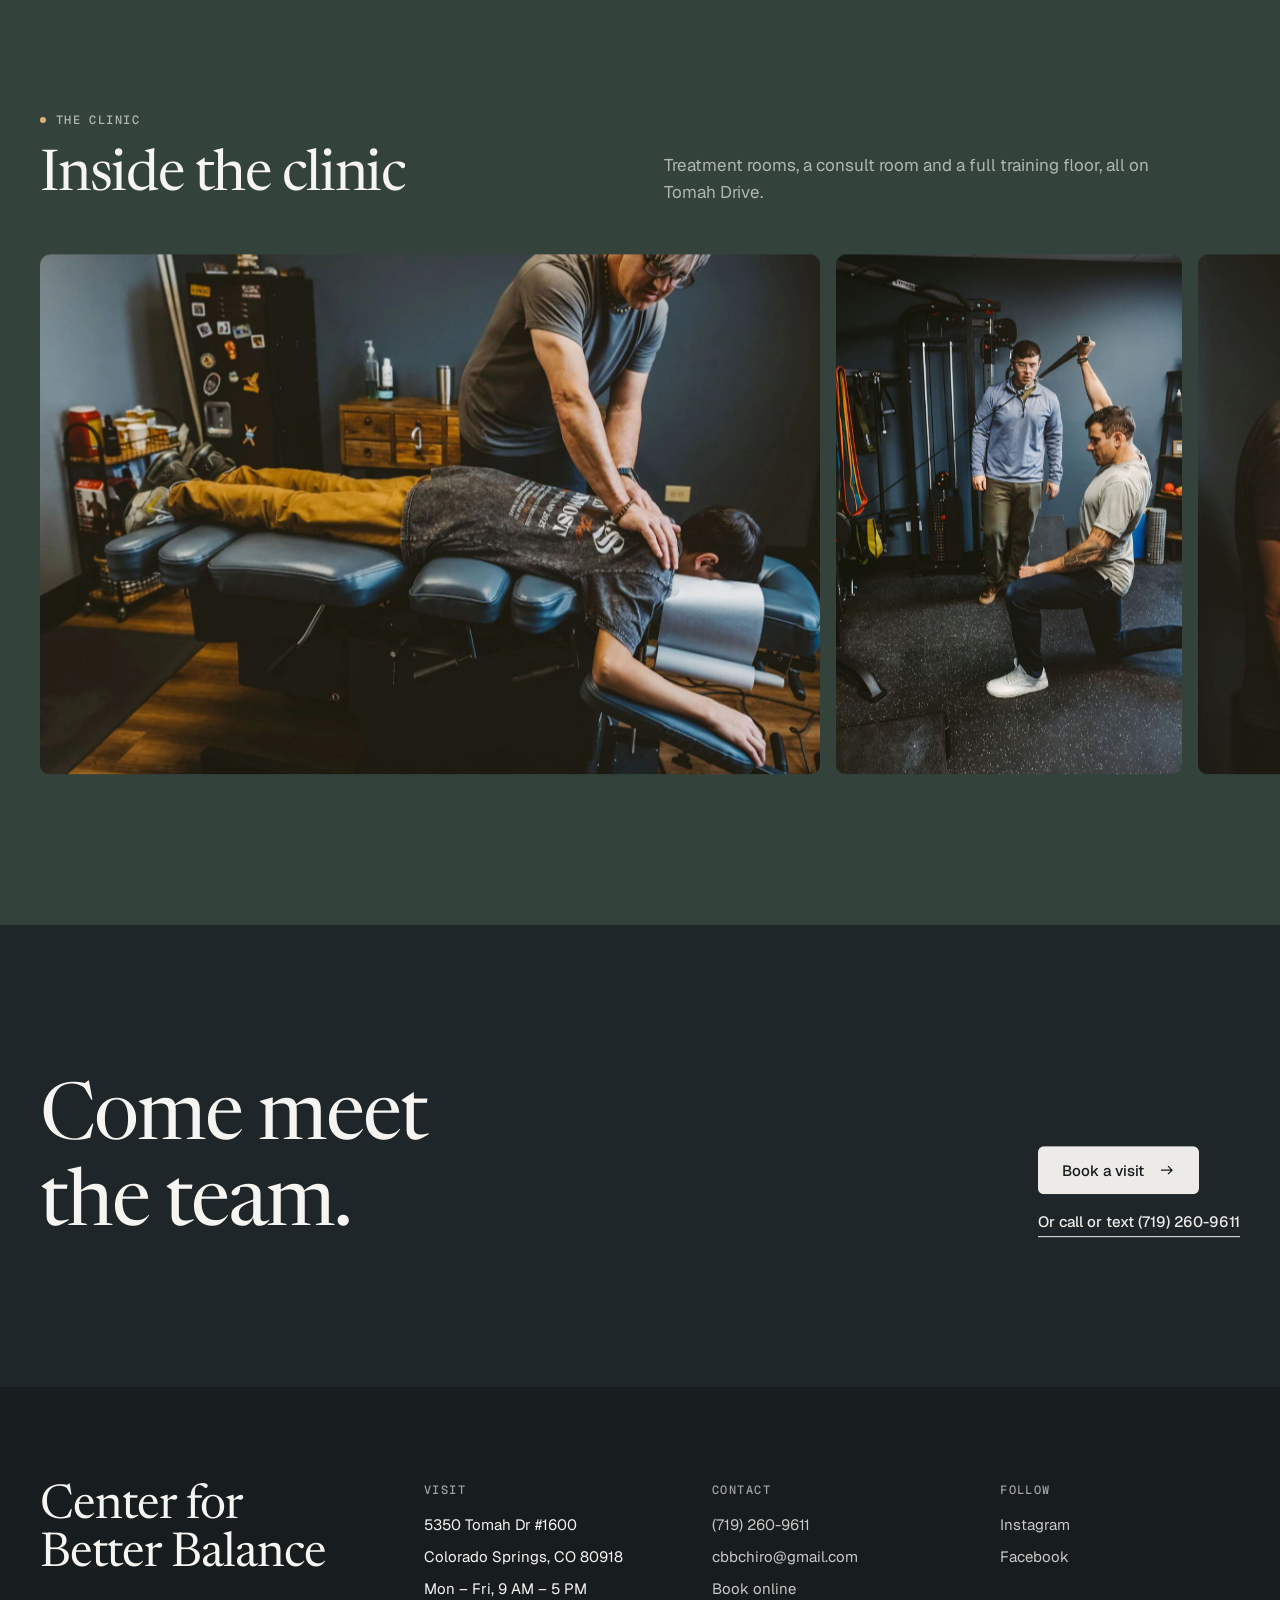
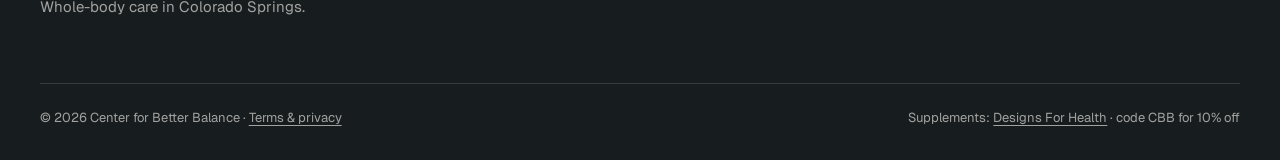
<file: about.html>
<!doctype html>
<html lang="en" class="js-motion">
<head>
  <meta charset="utf-8">
  <meta name="viewport" content="width=device-width, initial-scale=1">
  <title>Dr. Mike Valier, DC & Our Team | Center for Better Balance</title>
  <meta name="description" content="Meet Dr. Mike Valier, DC, physical therapist Kevin Feldman, DPT, ATC, and office manager Chantelle Ibanez at Center for Better Balance in Colorado Springs.">
  <meta name="robots" content="noindex">
  <!-- noindex is for the preview only: remove at launch -->
  <link rel="canonical" href="https://www.cbbchiro.com/about">
  <meta property="og:type" content="website">
  <meta property="og:site_name" content="Center for Better Balance">
  <meta property="og:title" content="Dr. Mike Valier, DC & Our Team | Center for Better Balance">
  <meta property="og:description" content="Meet Dr. Mike Valier, DC, physical therapist Kevin Feldman, DPT, ATC, and office manager Chantelle Ibanez at Center for Better Balance in Colorado Springs.">
  <meta property="og:url" content="https://www.cbbchiro.com/about">
  <meta property="og:image" content="https://www.cbbchiro.com/assets/img/og/cbb-og.jpg">
  <meta property="og:image:width" content="1200">
  <meta property="og:image:height" content="630">
  <meta name="twitter:card" content="summary_large_image">
  <meta name="theme-color" content="#1F2629">
  <link rel="icon" href="/assets/img/favicon.svg" type="image/svg+xml">
  <link rel="preload" as="image" href="/assets/img/interior/neck-adjust.jpg" fetchpriority="high">
  <script type="application/ld+json">{"@context": "https://schema.org", "@type": "AboutPage", "url": "https://www.cbbchiro.com/about", "about": {"@id": "https://www.cbbchiro.com/#clinic"}, "mainEntity": [{"@type": "Person", "@id": "https://www.cbbchiro.com/about#dr-mike-valier", "name": "Mike Valier", "honorificPrefix": "Dr.", "honorificSuffix": "DC", "jobTitle": "Chiropractor and founder", "worksFor": {"@id": "https://www.cbbchiro.com/#clinic"}, "image": "https://www.cbbchiro.com/assets/img/team/mike.jpg", "url": "https://www.cbbchiro.com/about#dr-mike-valier"}, {"@type": "Person", "@id": "https://www.cbbchiro.com/about#kevin-feldman", "name": "Kevin Feldman", "honorificSuffix": "DPT, ATC", "jobTitle": "Physical therapist and certified athletic trainer", "worksFor": {"@id": "https://www.cbbchiro.com/#clinic"}, "alumniOf": [{"@type": "CollegeOrUniversity", "name": "Adams State University"}, {"@type": "CollegeOrUniversity", "name": "Colorado State University Pueblo"}], "knowsAbout": ["Dry needling", "Physical therapy", "Athletic training", "Rehabilitation"], "url": "https://www.cbbchiro.com/about#kevin-feldman"}]}</script>
  <script type="application/ld+json">{"@context": "https://schema.org", "@type": "BreadcrumbList", "itemListElement": [{"@type": "ListItem", "position": 1, "name": "Home", "item": "https://www.cbbchiro.com/"}, {"@type": "ListItem", "position": 2, "name": "About", "item": "https://www.cbbchiro.com/about"}]}</script>
  <link rel="preconnect" href="https://fonts.googleapis.com">
  <link rel="preconnect" href="https://fonts.gstatic.com" crossorigin>
  <link href="https://fonts.googleapis.com/css2?family=Geist:wght@400;500&family=Geist+Mono:wght@500&family=Newsreader:ital,opsz,wght@0,6..72,400;1,6..72,400&display=swap" rel="stylesheet">
  <link rel="stylesheet" href="/assets/vendor/lenis.css">
  <link rel="stylesheet" href="/assets/css/tokens.css">
  <link rel="stylesheet" href="/assets/css/base.css">
  <link rel="stylesheet" href="/assets/css/site.css">
  <script>setTimeout(() => { if (!window.CBBMotionReady) document.documentElement.classList.remove('js-motion'); }, 2500);</script>
</head>
<body>
  <a class="skip" href="#main">Skip to content</a>
  <div class="progress" aria-hidden="true"></div>

  <header class="nav nav--on-dark">
    <a class="nav__brand" href="/">CBB<small>Center for Better Balance</small></a>
    <nav class="nav__links" aria-label="Main">
      <a href="/#services">Services</a>
      <a href="/about" aria-current="page">About</a>
      <a href="/appointments">Appointments</a>
    </nav>
    <div class="nav__right">
      <a class="nav__phone" href="tel:+17192609611">Call or text (719) 260-9611</a>
      <a class="btn btn--glass" href="/appointments#book">Book a visit <svg class="btn__icon" viewBox="0 0 16 16" fill="none" stroke="currentColor" stroke-width="1.3" aria-hidden="true"><path d="M2 8h11M9 4l4 4-4 4"/></svg></a>
      <button class="nav__menu" type="button" aria-label="Menu" aria-expanded="false" aria-controls="drawer"><span></span></button>
    </div>
  </header>
  <div class="drawer" id="drawer">
    <nav aria-label="Mobile">
      <a href="/">Home</a><a href="/#services">Services</a><a href="/about">About</a><a href="/appointments">Appointments</a>
    </nav>
    <div class="drawer__foot">
      <a class="btn" href="/appointments#book" style="--_bg: var(--plaster-50); --_fg: var(--ink-900)">Book a visit <svg class="btn__icon" viewBox="0 0 16 16" fill="none" stroke="currentColor" stroke-width="1.3" aria-hidden="true"><path d="M2 8h11M9 4l4 4-4 4"/></svg></a>
      <a class="t-lead" href="tel:+17192609611" style="color: inherit">Call or text (719) 260-9611</a>
    </div>
  </div>

  <main id="main">
    <!-- 01 OPENING -->
    <section class="hero" style="min-height: min(86svh, 860px)">
      <div class="hero__media"><img data-parallax="0.1" fetchpriority="high" width="1800" height="1200" src="/assets/img/interior/neck-adjust.jpg" alt="Dr. Mike treating a patient in the slate treatment room" style="object-position: 60% 40%"></div>
      <div class="container hero__inner">
        <div class="hero__copy">
          <h1 class="hero__h1"><span class="t-label t-label--accent" data-reveal>Our team · Center for Better Balance</span><span class="t-hero" data-split>Personalized, thoughtful, <span class="t-italic">whole-body</span> care.</span></h1>
          <p class="t-lead" data-reveal data-delay=".35">Built around how you move, heal and perform.</p>
        </div>
      </div>
    </section>

    <!-- 02 DR. MIKE -->
    <section class="section theme-dark" id="dr-mike-valier">
      <div class="container person">
        <div class="person__media">
          <div class="media"><img loading="lazy" decoding="async" src="/assets/img/team/mike.jpg" alt="Dr. Mike Valier"></div>
          <span class="mock-note mt-7">Mockup · cropped from existing photo</span>
        </div>
        <div class="person__copy">
          <p class="t-label t-label--accent" data-reveal>Founder · Chiropractor</p>
          <h2 class="t-h1" data-split>Dr. Mike Valier, DC</h2>
          <p class="t-lead" data-reveal>Dr. Mike Valier, DC, is the founder and chiropractor at Center for Better Balance, bringing over two decades of experience delivering highly personalized, results-driven care.</p>
          <p data-reveal>Raised in Manitou, Colorado, Dr. Mike developed a deep connection to movement, the outdoors, and an active lifestyle early on, an influence that continues to shape both his life and his clinical philosophy.</p>
          <p data-reveal>More than 20 years ago, he founded Family Chiropractic with a vision of providing thoughtful, individualized care. That vision has since evolved into Center for Better Balance, where the focus is on whole-body wellness and long-term results.</p>
          <p data-reveal>Dr. Mike believes that true health is built through a balance of mobility, flexibility, strength, and proper function, and every treatment plan is tailored to the unique needs and goals of the patient. His approach integrates hands-on chiropractic care with advanced techniques to restore movement, enhance performance, and support lasting wellness.</p>
          <p data-reveal>He works with patients across all stages of life, including mothers throughout pregnancy and postpartum, infants, children, athletes, and individuals in every season of life, adapting care to meet each individual where they are.</p>
          <p data-reveal>Outside the clinic, Dr. Mike lives the lifestyle he promotes. He has a passion for travel and adventure, spending time mountain biking, climbing, playing hockey, and exploring the outdoors. Above all, he values time with his fiancée and son, who are at the center of everything he does.</p>
        </div>
      </div>
    </section>

    <!-- 03 PHILOSOPHY -->
    <section class="section">
      <div class="container">
        <div class="eyebrow-row">
          <div class="stack" style="--stack: var(--space-4)"><p class="t-label t-label--accent">Philosophy</p><h2 class="t-h1" data-split>Dr. Mike's four-part balance</h2></div>
        </div>
        <div class="pillars" data-reveal-group>
          <div class="pillar" data-reveal><span class="t-label">01</span><h3 class="t-h3">Mobility</h3><p class="t-small">Joints that move freely through their full range.</p></div>
          <div class="pillar" data-reveal><span class="t-label">02</span><h3 class="t-h3">Flexibility</h3><p class="t-small">Muscle and tissue with room to lengthen.</p></div>
          <div class="pillar" data-reveal><span class="t-label">03</span><h3 class="t-h3">Strength</h3><p class="t-small">Enough capacity to hold good movement under load.</p></div>
          <div class="pillar" data-reveal><span class="t-label">04</span><h3 class="t-h3">Function</h3><p class="t-small">Your body using all three in daily life and sport.</p></div>
        </div>
      </div>
    </section>

    <!-- 04 KEVIN -->
    <section class="section theme-linen" id="kevin-feldman">
      <div class="container person person--flip">
        <div class="person__media">
          <div class="media"><img loading="lazy" decoding="async" src="/assets/img/team/kevin.jpg" alt="Kevin Feldman reviewing results on a screen"></div>
          <span class="mock-note mt-7">Mockup · crop to confirm this is Kevin</span>
        </div>
        <div class="person__copy">
          <p class="t-label t-label--accent" data-reveal>Physical therapy · Athletic training</p>
          <h2 class="t-h1" data-split>Kevin Feldman, DPT, ATC</h2>
          <p class="t-lead" data-reveal>Kevin is a Certified Athletic Trainer with over a decade of experience in athletic training, personal training, and rehabilitation.</p>
          <p data-reveal>He is known for his multifaceted approach to movement therapy, combining advanced techniques like dry needling, therapeutic exercise, and evidence-based rehabilitation strategies.</p>
          <p data-reveal>Kevin's career spans a wide range of settings, including sports teams, rehabilitation clinics, and personal training facilities. He has developed expertise in orthopedic assessment, injury prevention, and personalized exercise programming, working with diverse populations ranging from young athletes to active adults. His commitment to patient education ensures that clients not only recover from injuries, but also gain a clear understanding of how to maintain their health long-term.</p>
          <p data-reveal>With a focus on empowering clients through education and movement, Kevin helps individuals achieve their health and fitness goals, whether they are recovering from injuries or striving for peak performance.</p>
          <ul class="creds" data-reveal>
            <li><span>Doctor of Physical Therapy</span><span>DPT</span></li>
            <li><span>M.S. Exercise Science</span><span>Adams State University</span></li>
            <li><span>B.S. Athletic Training</span><span>CSU-Pueblo · ATC</span></li>
          </ul>
        </div>
      </div>
    </section>

    <!-- 05 CHANTELLE -->
    <section class="section">
      <div class="container person">
        <div class="person__media">
          <div class="placeholder-portrait"><div><b>CI</b><span class="t-small">Portrait to come</span></div></div>
        </div>
        <div class="person__copy">
          <p class="t-label t-label--accent" data-reveal>Office manager</p>
          <h2 class="t-h1" data-split>Chantelle Ibanez</h2>
          <p class="t-lead" data-reveal>Born and raised in Colorado Springs, Chantelle brings over 20 years of customer service and management experience to the Center for Better Balance.</p>
          <p data-reveal>As our dedicated office manager, she's the friendly face that keeps everything running smoothly, from scheduling appointments to making sure each patient feels welcomed and cared for from the moment they walk through the door. Chantelle has a true passion for helping others and takes pride in making sure every patient feels seen, supported, and at ease.</p>
          <p data-reveal>Her journey with the Center for Better Balance began long before she joined the team: she was a patient of Dr. Mike's for many years, which gives her a deep understanding of the care and compassion that defines the practice.</p>
          <p data-reveal>When she's not at the front desk, you'll find her in the mountains tearing up the trails on her 4-wheeler, cruising the streets on her Can-Am Ryker, or spending time with her three beloved pit bulls. A fan of fast cars and Colorado's outdoor lifestyle, she brings energy and enthusiasm into everything she does.</p>
        </div>
      </div>
    </section>

    <!-- 06 THE SPACE -->
    <section class="section theme-spruce" style="overflow: hidden">
      <div class="container eyebrow-row">
        <div class="stack" style="--stack: var(--space-4)"><p class="t-label t-label--accent">The clinic</p><h2 class="t-h1" data-split>Inside the clinic</h2></div>
        <p class="t-body" data-reveal>Treatment rooms, a consult room and a full training floor, all on Tomah Drive.</p>
      </div>
      <div class="gallery" data-reveal>
        <div class="media"><img loading="lazy" decoding="async" data-parallax="0.06" src="/assets/img/interior/table-adjust.jpg" alt="Slate treatment room with navy table and walnut cabinet"></div>
        <div class="media"><img loading="lazy" decoding="async" data-parallax="0.06" src="/assets/img/interior/gym-lunge.jpg" alt="Training floor"></div>
        <div class="media"><img loading="lazy" decoding="async" data-parallax="0.06" src="/assets/img/interior/consult-screen.jpg" alt="Green consult room"></div>
        <div class="media"><img loading="lazy" decoding="async" data-parallax="0.06" src="/assets/img/interior/adjust-red-light.jpg" alt="Treatment under red light"></div>
      </div>
    </section>

    <!-- 07 CLOSE -->
    <section class="section theme-dark">
      <div class="container visit__head">
        <h2 class="t-hero" data-split>Come meet<br>the team.</h2>
        <div class="stack" style="--stack: var(--space-4)">
          <a class="btn" href="/appointments#book" data-reveal>Book a visit <svg class="btn__icon" viewBox="0 0 16 16" fill="none" stroke="currentColor" stroke-width="1.3" aria-hidden="true"><path d="M2 8h11M9 4l4 4-4 4"/></svg></a>
          <a class="link" href="tel:+17192609611" data-reveal>Or call or text (719) 260-9611</a>
        </div>
      </div>
    </section>
  </main>

  <footer class="footer theme-dark">
    <div class="container">
      <div class="footer__top">
        <div class="stack" style="--stack: var(--space-4)">
          <p class="footer__mark">Center for<br>Better Balance</p>
          <p class="t-small">Whole-body care in Colorado Springs.</p>
        </div>
        <div><h4 class="t-label">Visit</h4><ul><li>5350 Tomah Dr #1600</li><li>Colorado Springs, CO 80918</li><li>Mon – Fri, 9 AM – 5 PM</li></ul></div>
        <div><h4 class="t-label">Contact</h4><ul><li><a href="tel:+17192609611">(719) 260-9611</a></li><li><a href="mailto:cbbchiro@gmail.com">cbbchiro@gmail.com</a></li><li><a href="/appointments#book">Book online</a></li></ul></div>
        <div><h4 class="t-label">Follow</h4><ul><li><a href="https://www.instagram.com/cbbchiropractic" target="_blank" rel="noopener">Instagram</a></li><li><a href="https://www.facebook.com/profile.php?id=100095626749302" target="_blank" rel="noopener">Facebook</a></li></ul></div>
      </div>
      <div class="footer__bottom">
        <span>© <span data-year>2026</span> Center for Better Balance · <a href="/terms-and-conditions">Terms & privacy</a></span>
        <span>Supplements: <a href="https://www.designsforhealth.com/u/michaelvalier" target="_blank" rel="noopener">Designs For Health</a> · code CBB for 10% off</span>
      </div>
    </div>
  </footer>

  <script src="/assets/vendor/gsap.min.js"></script>
  <script src="/assets/vendor/ScrollTrigger.min.js"></script>
  <script src="/assets/vendor/SplitText.min.js"></script>
  <script src="/assets/vendor/lenis.min.js"></script>
  <script src="/assets/js/motion.js"></script>
  <script src="/assets/js/site.js"></script>
</body>
</html>
</file>
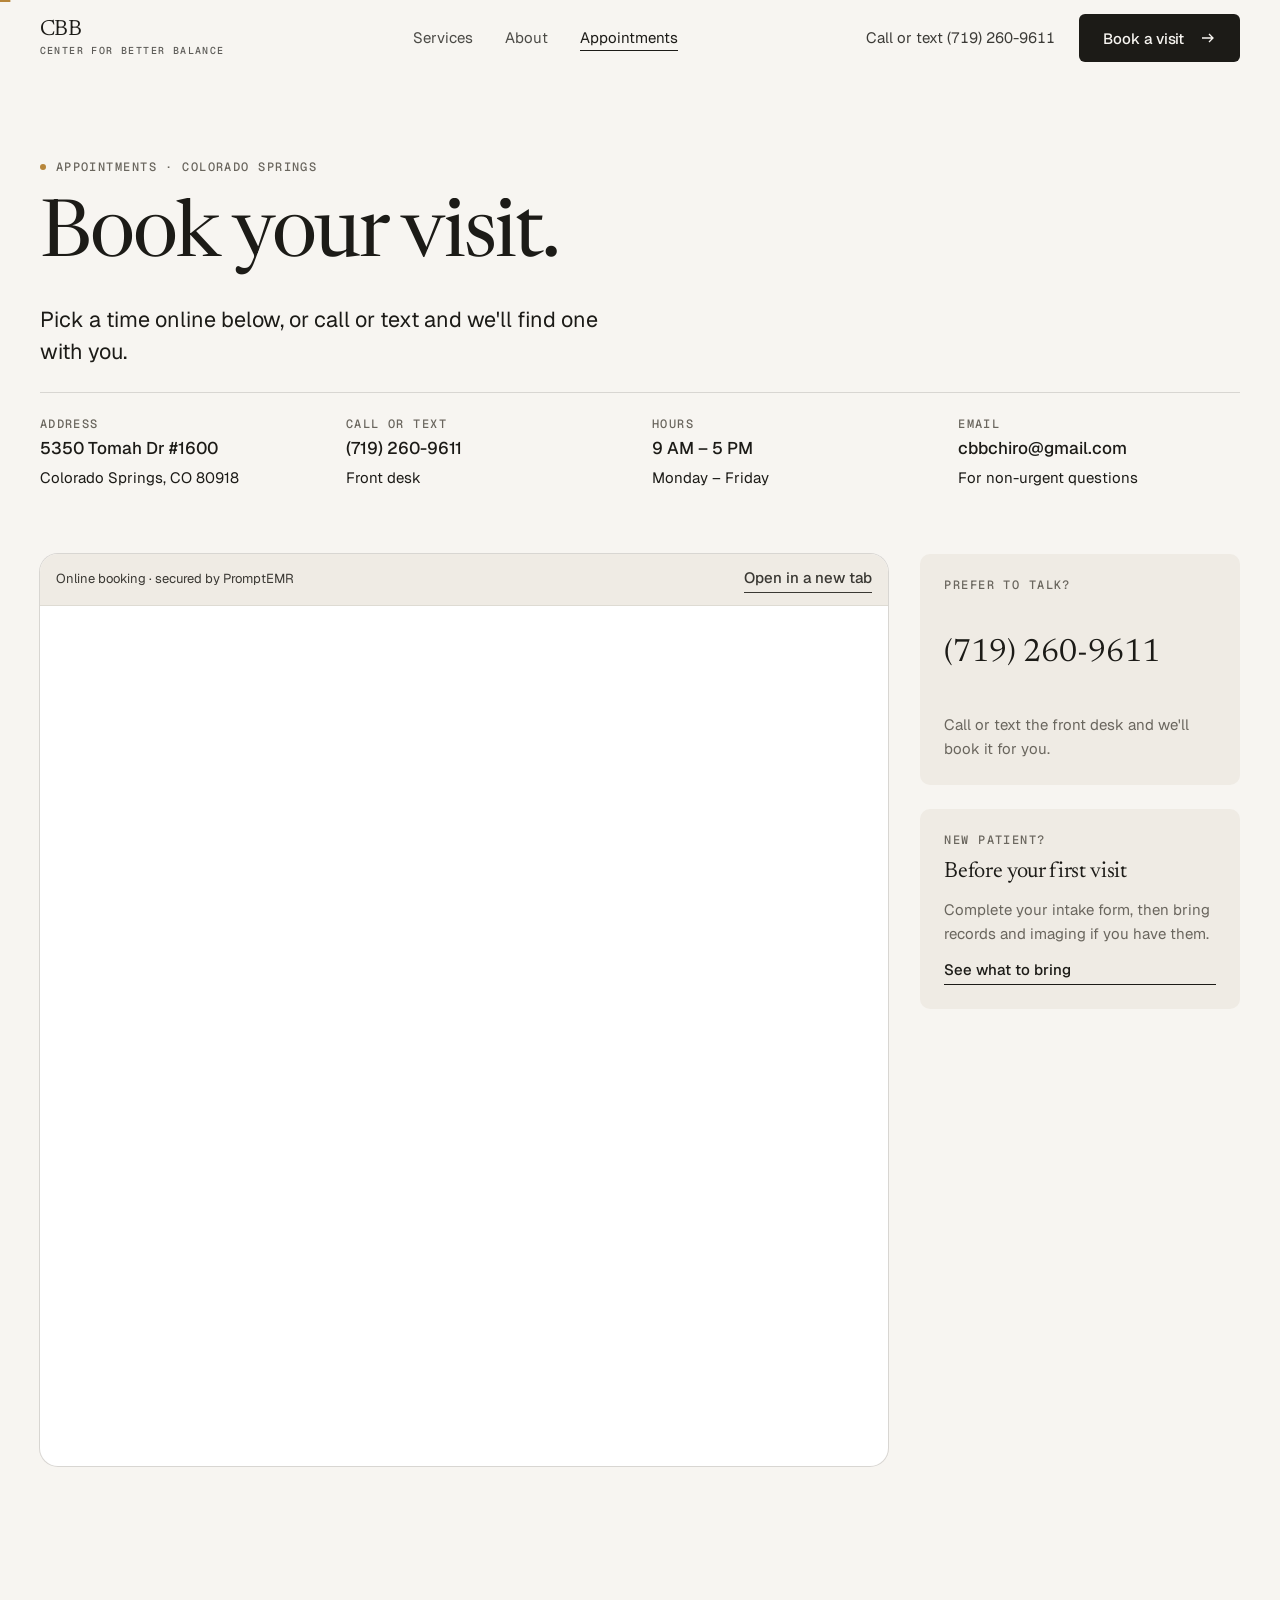
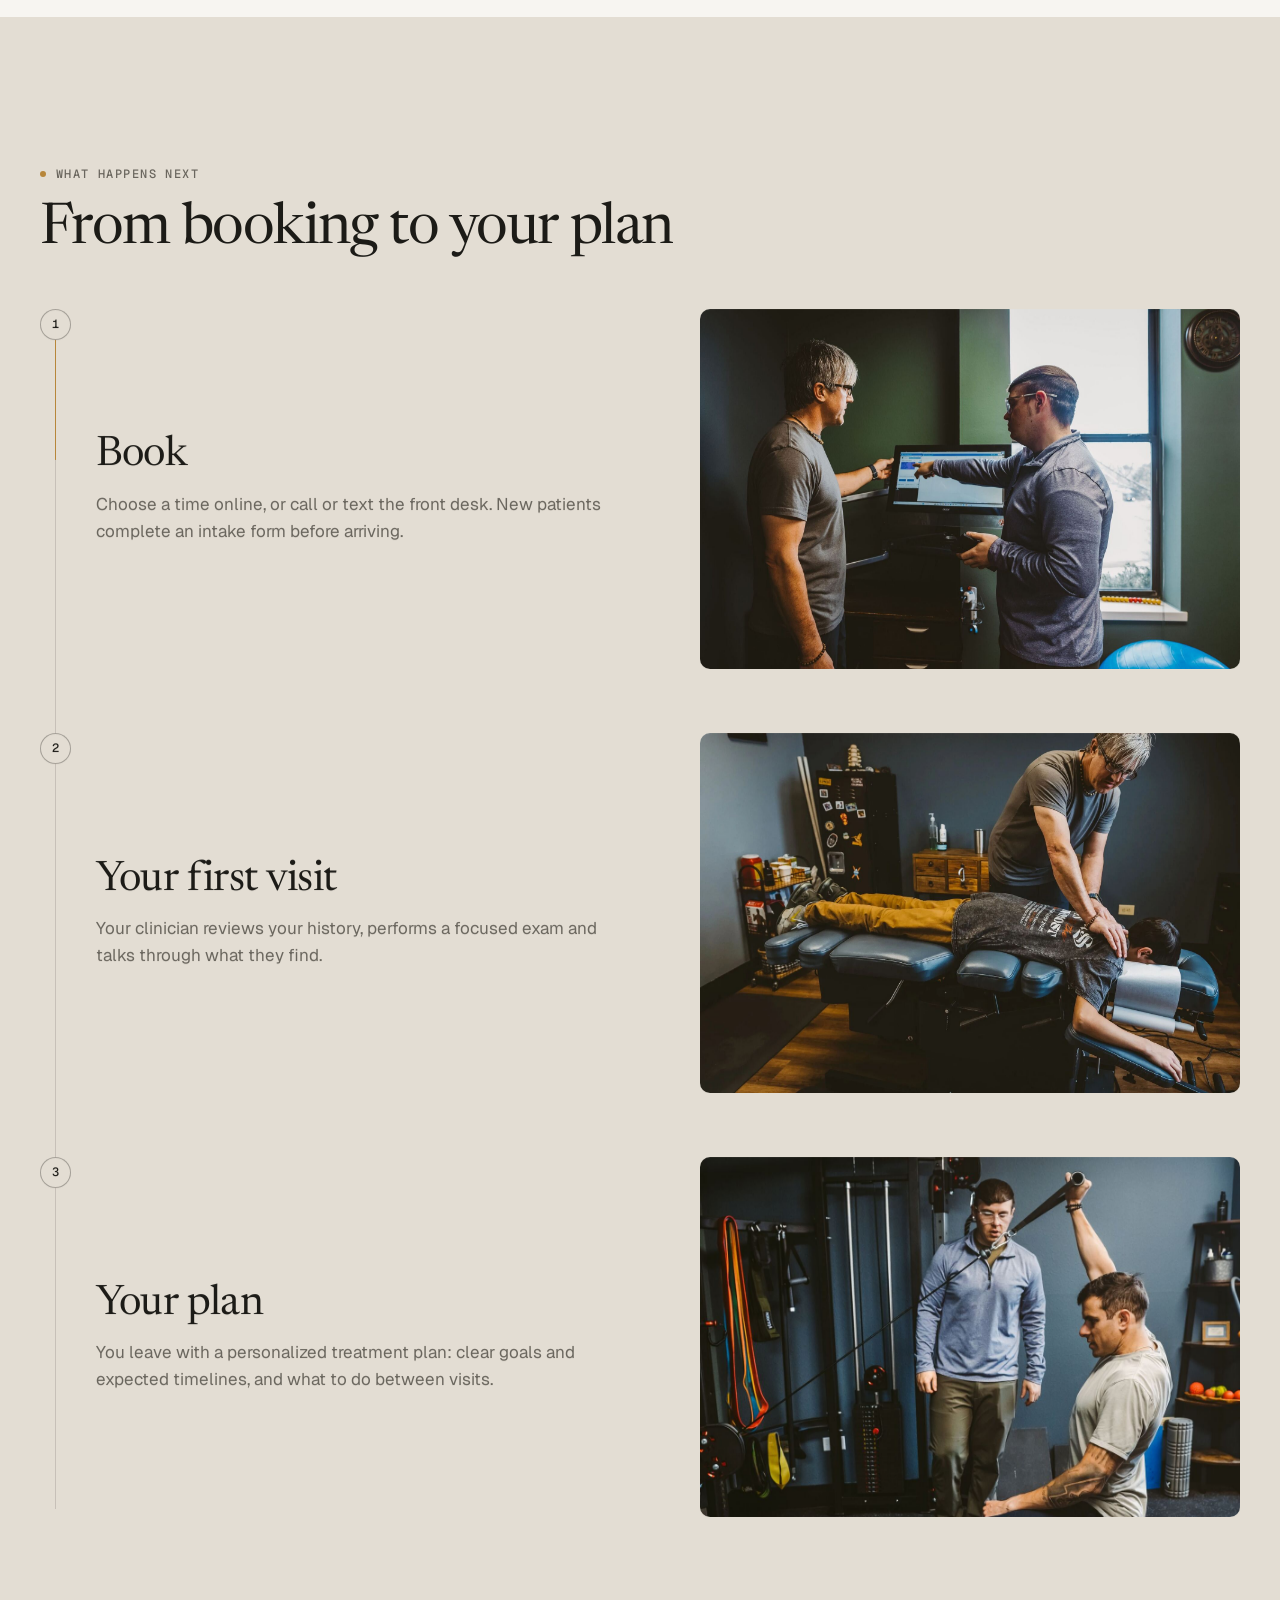
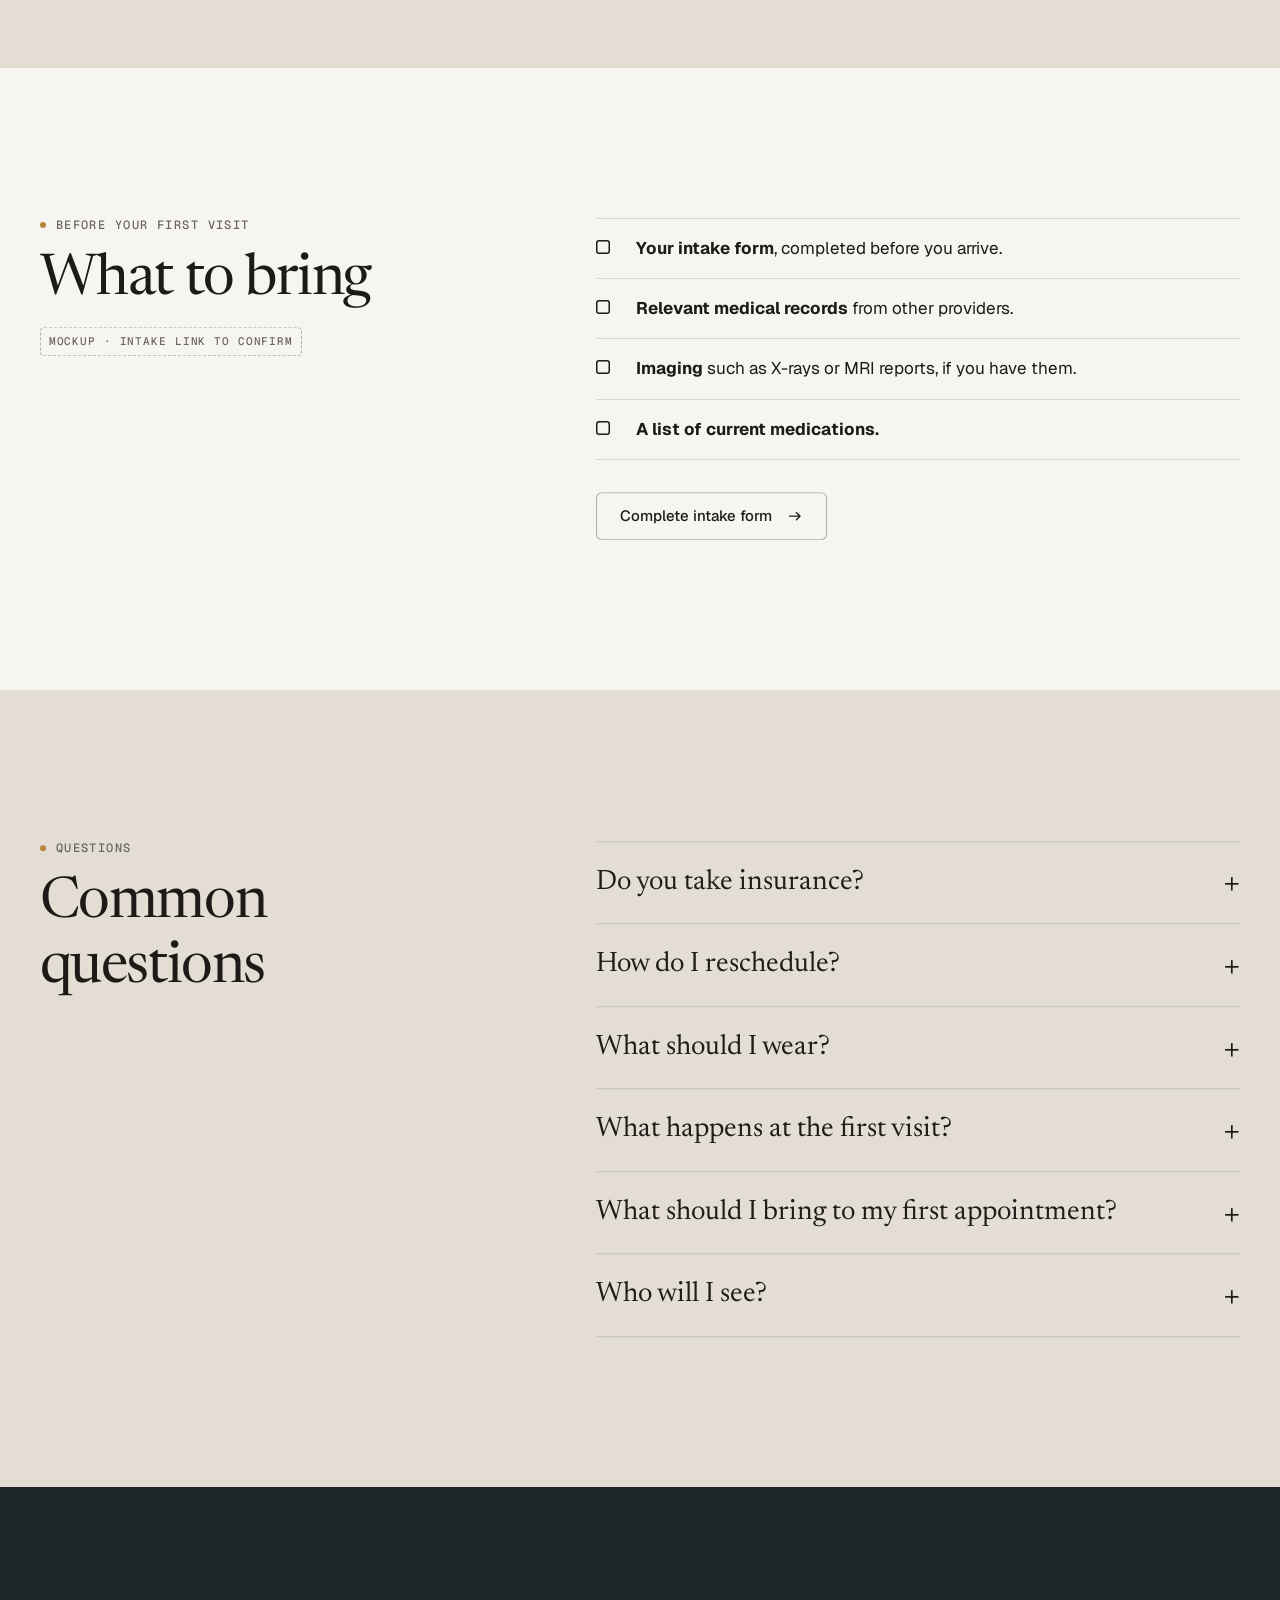
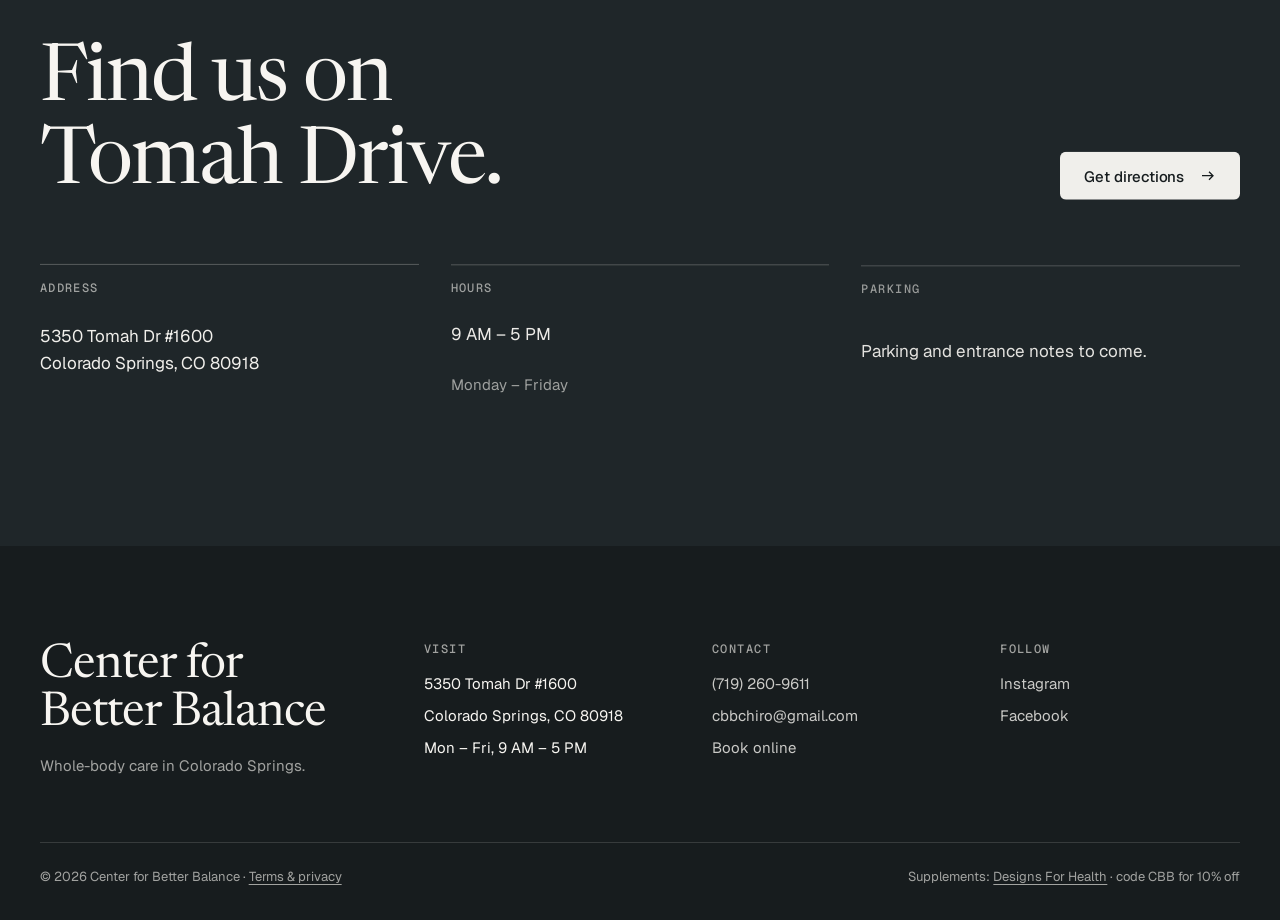
<file: appointments.html>
<!doctype html>
<html lang="en" class="js-motion">
<head>
  <meta charset="utf-8">
  <meta name="viewport" content="width=device-width, initial-scale=1">
  <title>Book a Chiropractor Appointment in Colorado Springs | CBB</title>
  <meta name="description" content="Book chiropractic care, physical therapy or dry needling online at Center for Better Balance, 5350 Tomah Dr, Colorado Springs. See what happens at your first visit.">
  <meta name="robots" content="noindex">
  <!-- noindex is for the preview only: remove at launch -->
  <link rel="canonical" href="https://www.cbbchiro.com/appointments">
  <meta property="og:type" content="website">
  <meta property="og:site_name" content="Center for Better Balance">
  <meta property="og:title" content="Book a Chiropractor Appointment in Colorado Springs | CBB">
  <meta property="og:description" content="Book chiropractic care, physical therapy or dry needling online at Center for Better Balance, 5350 Tomah Dr, Colorado Springs. See what happens at your first visit.">
  <meta property="og:url" content="https://www.cbbchiro.com/appointments">
  <meta property="og:image" content="https://www.cbbchiro.com/assets/img/og/cbb-og.jpg">
  <meta property="og:image:width" content="1200">
  <meta property="og:image:height" content="630">
  <meta name="twitter:card" content="summary_large_image">
  <meta name="theme-color" content="#1F2629">
  <link rel="icon" href="/assets/img/favicon.svg" type="image/svg+xml">
  <script type="application/ld+json">{"@context": "https://schema.org", "@type": "FAQPage", "mainEntity": [{"@type": "Question", "name": "Do you take insurance?", "acceptedAnswer": {"@type": "Answer", "text": "Insurance details are coming soon. In the meantime, call or text (719) 260-9611 and the front desk will check your coverage."}}, {"@type": "Question", "name": "How do I reschedule?", "acceptedAnswer": {"@type": "Answer", "text": "Call or text (719) 260-9611, or use the link in your confirmation."}}, {"@type": "Question", "name": "What should I wear?", "acceptedAnswer": {"@type": "Answer", "text": "Ask the front desk when you book; they'll tell you what works best for your treatment."}}, {"@type": "Question", "name": "Who will I see?", "acceptedAnswer": {"@type": "Answer", "text": "Dr. Mike Valier for chiropractic care, or Kevin Feldman for physical therapy, dry needling and training. Your plan may include both."}}, {"@type": "Question", "name": "What happens at the first visit?", "acceptedAnswer": {"@type": "Answer", "text": "Your clinician reviews your history, performs a focused exam and creates a personalized treatment plan with clear goals and expected timelines."}}, {"@type": "Question", "name": "What should I bring to my first appointment?", "acceptedAnswer": {"@type": "Answer", "text": "Bring your completed intake form, relevant medical records, any imaging such as X-rays or MRI reports, and a list of current medications."}}]}</script>
  <script type="application/ld+json">{"@context": "https://schema.org", "@type": "BreadcrumbList", "itemListElement": [{"@type": "ListItem", "position": 1, "name": "Home", "item": "https://www.cbbchiro.com/"}, {"@type": "ListItem", "position": 2, "name": "Appointments", "item": "https://www.cbbchiro.com/appointments"}]}</script>
  <link rel="preconnect" href="https://fonts.googleapis.com">
  <link rel="preconnect" href="https://fonts.gstatic.com" crossorigin>
  <link href="https://fonts.googleapis.com/css2?family=Geist:wght@400;500&family=Geist+Mono:wght@500&family=Newsreader:ital,opsz,wght@0,6..72,400;1,6..72,400&display=swap" rel="stylesheet">
  <link rel="stylesheet" href="/assets/vendor/lenis.css">
  <link rel="stylesheet" href="/assets/css/tokens.css">
  <link rel="stylesheet" href="/assets/css/base.css">
  <link rel="stylesheet" href="/assets/css/site.css">
  <script>setTimeout(() => { if (!window.CBBMotionReady) document.documentElement.classList.remove('js-motion'); }, 2500);</script>
</head>
<body>
  <a class="skip" href="#main">Skip to content</a>
  <div class="progress" aria-hidden="true"></div>

  <header class="nav">
    <a class="nav__brand" href="/">CBB<small>Center for Better Balance</small></a>
    <nav class="nav__links" aria-label="Main">
      <a href="/#services">Services</a>
      <a href="/about">About</a>
      <a href="/appointments" aria-current="page">Appointments</a>
    </nav>
    <div class="nav__right">
      <a class="nav__phone" href="tel:+17192609611">Call or text (719) 260-9611</a>
      <a class="btn " href="/appointments#book">Book a visit <svg class="btn__icon" viewBox="0 0 16 16" fill="none" stroke="currentColor" stroke-width="1.3" aria-hidden="true"><path d="M2 8h11M9 4l4 4-4 4"/></svg></a>
      <button class="nav__menu" type="button" aria-label="Menu" aria-expanded="false" aria-controls="drawer"><span></span></button>
    </div>
  </header>
  <div class="drawer" id="drawer">
    <nav aria-label="Mobile">
      <a href="/">Home</a><a href="/#services">Services</a><a href="/about">About</a><a href="/appointments">Appointments</a>
    </nav>
    <div class="drawer__foot">
      <a class="btn" href="/appointments#book" style="--_bg: var(--plaster-50); --_fg: var(--ink-900)">Book a visit <svg class="btn__icon" viewBox="0 0 16 16" fill="none" stroke="currentColor" stroke-width="1.3" aria-hidden="true"><path d="M2 8h11M9 4l4 4-4 4"/></svg></a>
      <a class="t-lead" href="tel:+17192609611" style="color: inherit">Call or text (719) 260-9611</a>
    </div>
  </div>

  <main id="main">
    <!-- 01 HEADER -->
    <section class="container page-head">
      <h1 class="hero__h1"><span class="t-label t-label--accent" data-reveal>Appointments · Colorado Springs</span><span class="t-hero" data-split>Book your visit.</span></h1>
      <p class="t-lead" data-reveal>Pick a time online below, or call or text and we'll find one with you.</p>
      <div class="inforow" data-reveal-group>
        <div data-reveal><span class="t-label">Address</span><b>5350 Tomah Dr #1600</b><span>Colorado Springs, CO 80918</span></div>
        <div data-reveal><span class="t-label">Call or text</span><b><a href="tel:+17192609611">(719) 260-9611</a></b><span>Front desk</span></div>
        <div data-reveal><span class="t-label">Hours</span><b>9 AM – 5 PM</b><span>Monday – Friday</span></div>
        <div data-reveal><span class="t-label">Email</span><b><a href="mailto:cbbchiro@gmail.com">cbbchiro@gmail.com</a></b><span>For non-urgent questions</span></div>
      </div>
    </section>

    <!-- 02 SCHEDULER -->
    <section class="container" id="book" style="scroll-margin-top: 96px; padding-bottom: var(--section-y)">
      <div class="booker">
        <div class="booker__frame">
          <div class="booker__bar"><span>Online booking · secured by PromptEMR</span><a class="link" href="https://scheduling.go.promptemr.com/onlineScheduling?w=2892&s=DL" target="_blank" rel="noopener">Open in a new tab</a></div>
          <iframe src="https://scheduling.go.promptemr.com/onlineScheduling?w=2892&s=DL" title="Book an appointment with Center for Better Balance" loading="lazy"></iframe>
        </div>
        <aside class="booker__aside">
          <div class="aside-card">
            <p class="t-label">Prefer to talk?</p>
            <p class="big"><a href="tel:+17192609611">(719) 260-9611</a></p>
            <p class="t-small">Call or text the front desk and we'll book it for you.</p>
          </div>
          <div class="aside-card">
            <p class="t-label">New patient?</p>
            <p class="t-h3">Before your first visit</p>
            <p class="t-small">Complete your intake form, then bring records and imaging if you have them.</p>
            <a class="link" href="#first-visit">See what to bring</a>
          </div>
        </aside>
      </div>
    </section>

    <!-- 03 WHAT HAPPENS NEXT -->
    <section class="section theme-linen">
      <div class="container">
        <div class="eyebrow-row">
          <div class="stack" style="--stack: var(--space-4)"><p class="t-label t-label--accent">What happens next</p><h2 class="t-h1" data-split>From booking to your plan</h2></div>
        </div>
        <div class="steps">
          <div class="steps__line"><i data-draw></i></div>
          <div class="step" data-reveal>
            <span class="step__num">1</span>
            <div class="step__copy"><h3 class="t-h2">Book</h3><p class="t-body">Choose a time online, or call or text the front desk. New patients complete an intake form before arriving.</p></div>
            <div class="media"><img loading="lazy" decoding="async" src="/assets/img/interior/consult-screen.jpg" alt="Front-of-house consult room" style="object-position: 60% 50%"></div>
          </div>
          <div class="step" data-reveal>
            <span class="step__num">2</span>
            <div class="step__copy"><h3 class="t-h2">Your first visit</h3><p class="t-body">Your clinician reviews your history, performs a focused exam and talks through what they find.</p></div>
            <div class="media"><img loading="lazy" decoding="async" src="/assets/img/interior/table-adjust.jpg" alt="Treatment on a navy table" style="object-position: 60% 50%"></div>
          </div>
          <div class="step" data-reveal>
            <span class="step__num">3</span>
            <div class="step__copy"><h3 class="t-h2">Your plan</h3><p class="t-body">You leave with a personalized treatment plan: clear goals and expected timelines, and what to do between visits.</p></div>
            <div class="media"><img loading="lazy" decoding="async" src="/assets/img/interior/gym-lunge.jpg" alt="Training on the clinic floor" style="object-position: 50% 35%"></div>
          </div>
        </div>
      </div>
    </section>

    <!-- 04 BEFORE YOUR FIRST VISIT -->
    <section class="section" id="first-visit" style="scroll-margin-top: 76px">
      <div class="container split">
        <div class="split__aside">
          <p class="t-label t-label--accent" data-reveal>Before your first visit</p>
          <h2 class="t-h1" data-split>What to bring</h2>
          <span class="mock-note" data-reveal>Mockup · intake link to confirm</span>
        </div>
        <div class="stack" style="--stack: var(--space-6)">
          <ul class="checklist" data-reveal>
            <li><span><b>Your intake form</b>, completed before you arrive.</span></li>
            <li><span><b>Relevant medical records</b> from other providers.</span></li>
            <li><span><b>Imaging</b> such as X-rays or MRI reports, if you have them.</span></li>
            <li><span><b>A list of current medications.</b></span></li>
          </ul>
          <div><a class="btn btn--ghost" href="#book" data-reveal>Complete intake form <svg class="btn__icon" viewBox="0 0 16 16" fill="none" stroke="currentColor" stroke-width="1.3" aria-hidden="true"><path d="M2 8h11M9 4l4 4-4 4"/></svg></a></div>
        </div>
      </div>
    </section>

    <!-- 05 QUESTIONS -->
    <section class="section theme-linen">
      <div class="container split">
        <div class="split__aside"><p class="t-label t-label--accent" data-reveal>Questions</p><h2 class="t-h1" data-split>Common questions</h2></div>
        <div class="faq" data-reveal>
          <details><summary>Do you take insurance?</summary><p>Insurance details are coming soon. In the meantime, call or text (719) 260-9611 and the front desk will check your coverage.</p></details>
          <details><summary>How do I reschedule?</summary><p>Call or text (719) 260-9611, or use the link in your confirmation.</p></details>
          <details><summary>What should I wear?</summary><p>Ask the front desk when you book; they'll tell you what works best for your treatment.</p></details>
          <details><summary>What happens at the first visit?</summary><p>Your clinician reviews your history, performs a focused exam and creates a personalized treatment plan with clear goals and expected timelines.</p></details>
          <details><summary>What should I bring to my first appointment?</summary><p>Bring your completed intake form, relevant medical records, any imaging such as X-rays or MRI reports, and a list of current medications.</p></details>
          <details><summary>Who will I see?</summary><p>Dr. Mike Valier for chiropractic care, or Kevin Feldman for physical therapy, dry needling and training. Your plan may include both.</p></details>
        </div>
      </div>
    </section>

    <!-- 06 FIND US -->
    <section class="section theme-dark">
      <div class="container visit">
        <div class="visit__head">
          <h2 class="t-hero" data-split>Find us on<br>Tomah Drive.</h2>
          <a class="btn" href="https://www.google.com/maps/search/?api=1&query=5350+Tomah+Dr+%231600+Colorado+Springs+CO" target="_blank" rel="noopener" data-reveal>Get directions <svg class="btn__icon" viewBox="0 0 16 16" fill="none" stroke="currentColor" stroke-width="1.3" aria-hidden="true"><path d="M2 8h11M9 4l4 4-4 4"/></svg></a>
        </div>
        <div class="visit__grid" data-reveal-group>
          <div class="visit__item" data-reveal><span class="t-label">Address</span><p>5350 Tomah Dr #1600<br>Colorado Springs, CO 80918</p></div>
          <div class="visit__item" data-reveal><span class="t-label">Hours</span><p>9 AM – 5 PM</p><span class="t-small">Monday – Friday</span></div>
          <div class="visit__item" data-reveal><span class="t-label">Parking</span><p>Parking and entrance notes to come.</p></div>
        </div>
      </div>
    </section>
  </main>

  <footer class="footer theme-dark">
    <div class="container">
      <div class="footer__top">
        <div class="stack" style="--stack: var(--space-4)">
          <p class="footer__mark">Center for<br>Better Balance</p>
          <p class="t-small">Whole-body care in Colorado Springs.</p>
        </div>
        <div><h4 class="t-label">Visit</h4><ul><li>5350 Tomah Dr #1600</li><li>Colorado Springs, CO 80918</li><li>Mon – Fri, 9 AM – 5 PM</li></ul></div>
        <div><h4 class="t-label">Contact</h4><ul><li><a href="tel:+17192609611">(719) 260-9611</a></li><li><a href="mailto:cbbchiro@gmail.com">cbbchiro@gmail.com</a></li><li><a href="/appointments#book">Book online</a></li></ul></div>
        <div><h4 class="t-label">Follow</h4><ul><li><a href="https://www.instagram.com/cbbchiropractic" target="_blank" rel="noopener">Instagram</a></li><li><a href="https://www.facebook.com/profile.php?id=100095626749302" target="_blank" rel="noopener">Facebook</a></li></ul></div>
      </div>
      <div class="footer__bottom">
        <span>© <span data-year>2026</span> Center for Better Balance · <a href="/terms-and-conditions">Terms & privacy</a></span>
        <span>Supplements: <a href="https://www.designsforhealth.com/u/michaelvalier" target="_blank" rel="noopener">Designs For Health</a> · code CBB for 10% off</span>
      </div>
    </div>
  </footer>

  <script src="/assets/vendor/gsap.min.js"></script>
  <script src="/assets/vendor/ScrollTrigger.min.js"></script>
  <script src="/assets/vendor/SplitText.min.js"></script>
  <script src="/assets/vendor/lenis.min.js"></script>
  <script src="/assets/js/motion.js"></script>
  <script src="/assets/js/site.js"></script>
</body>
</html>
</file>
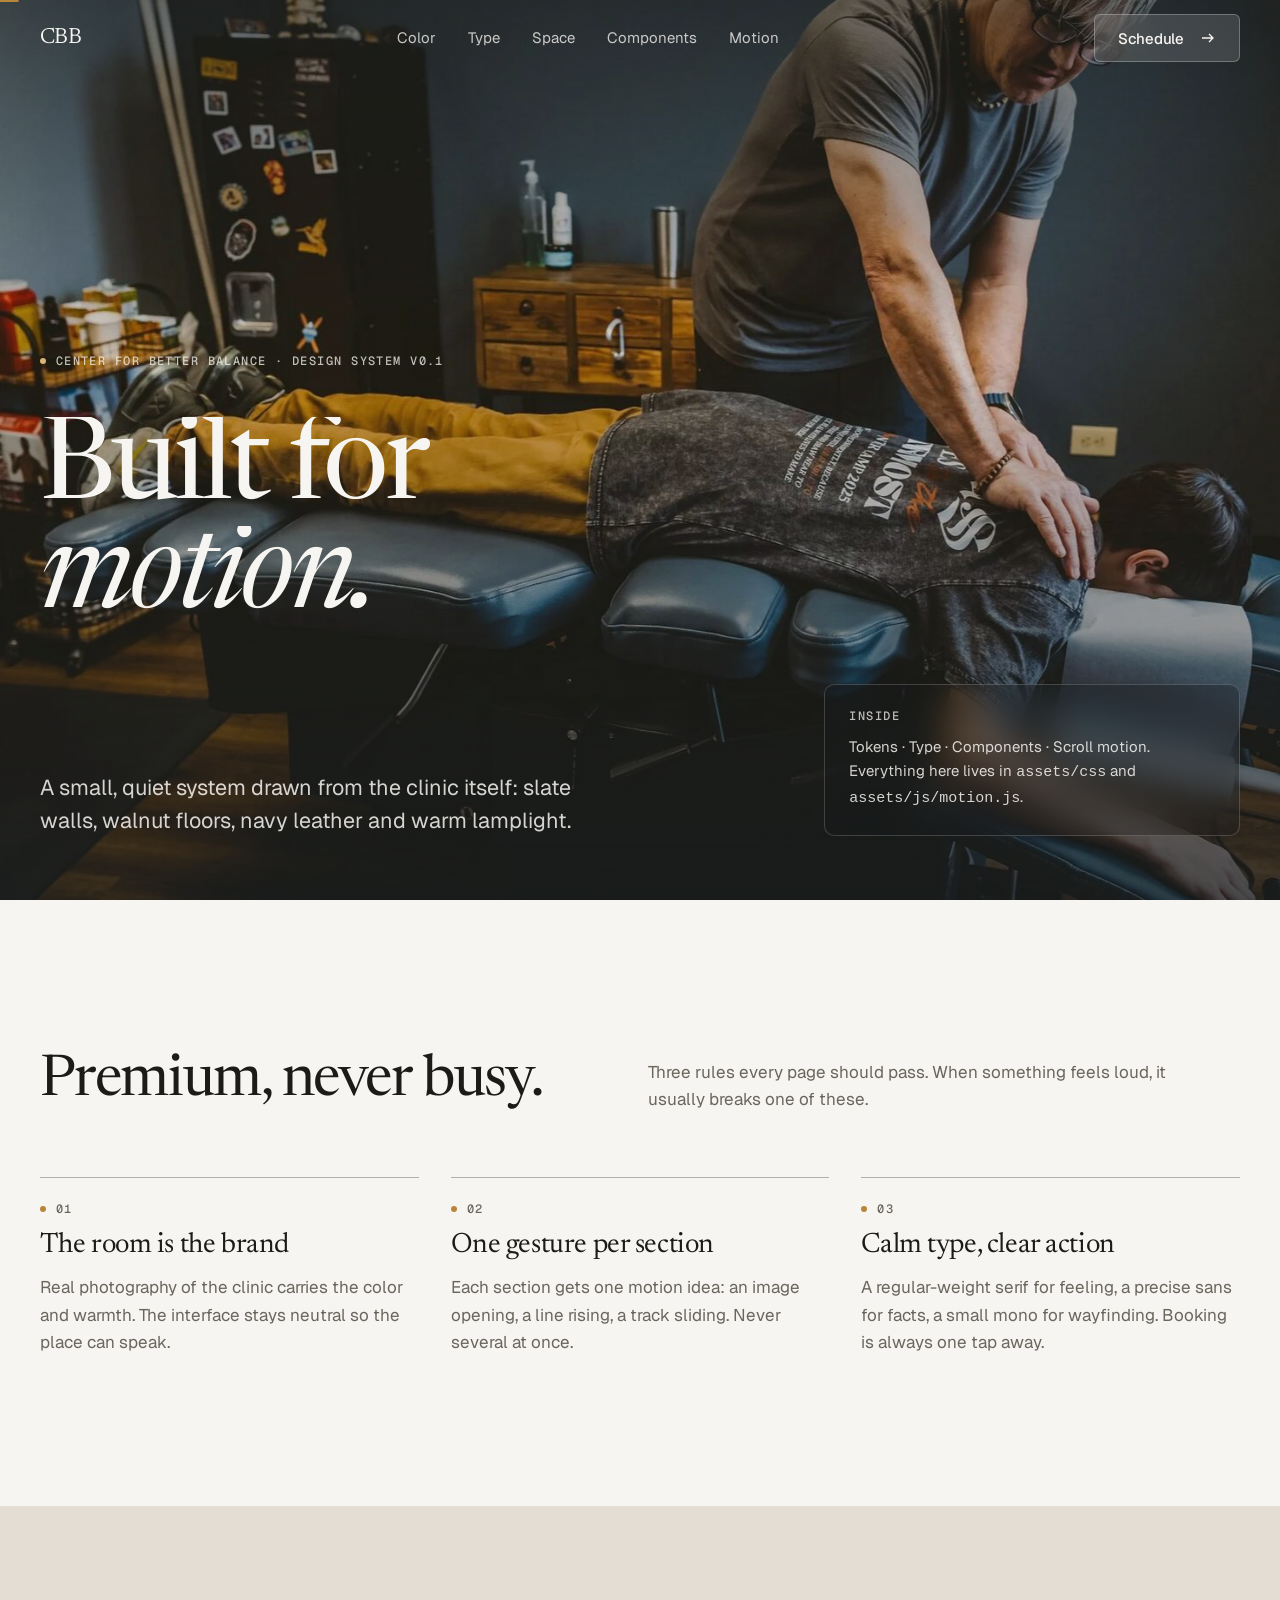
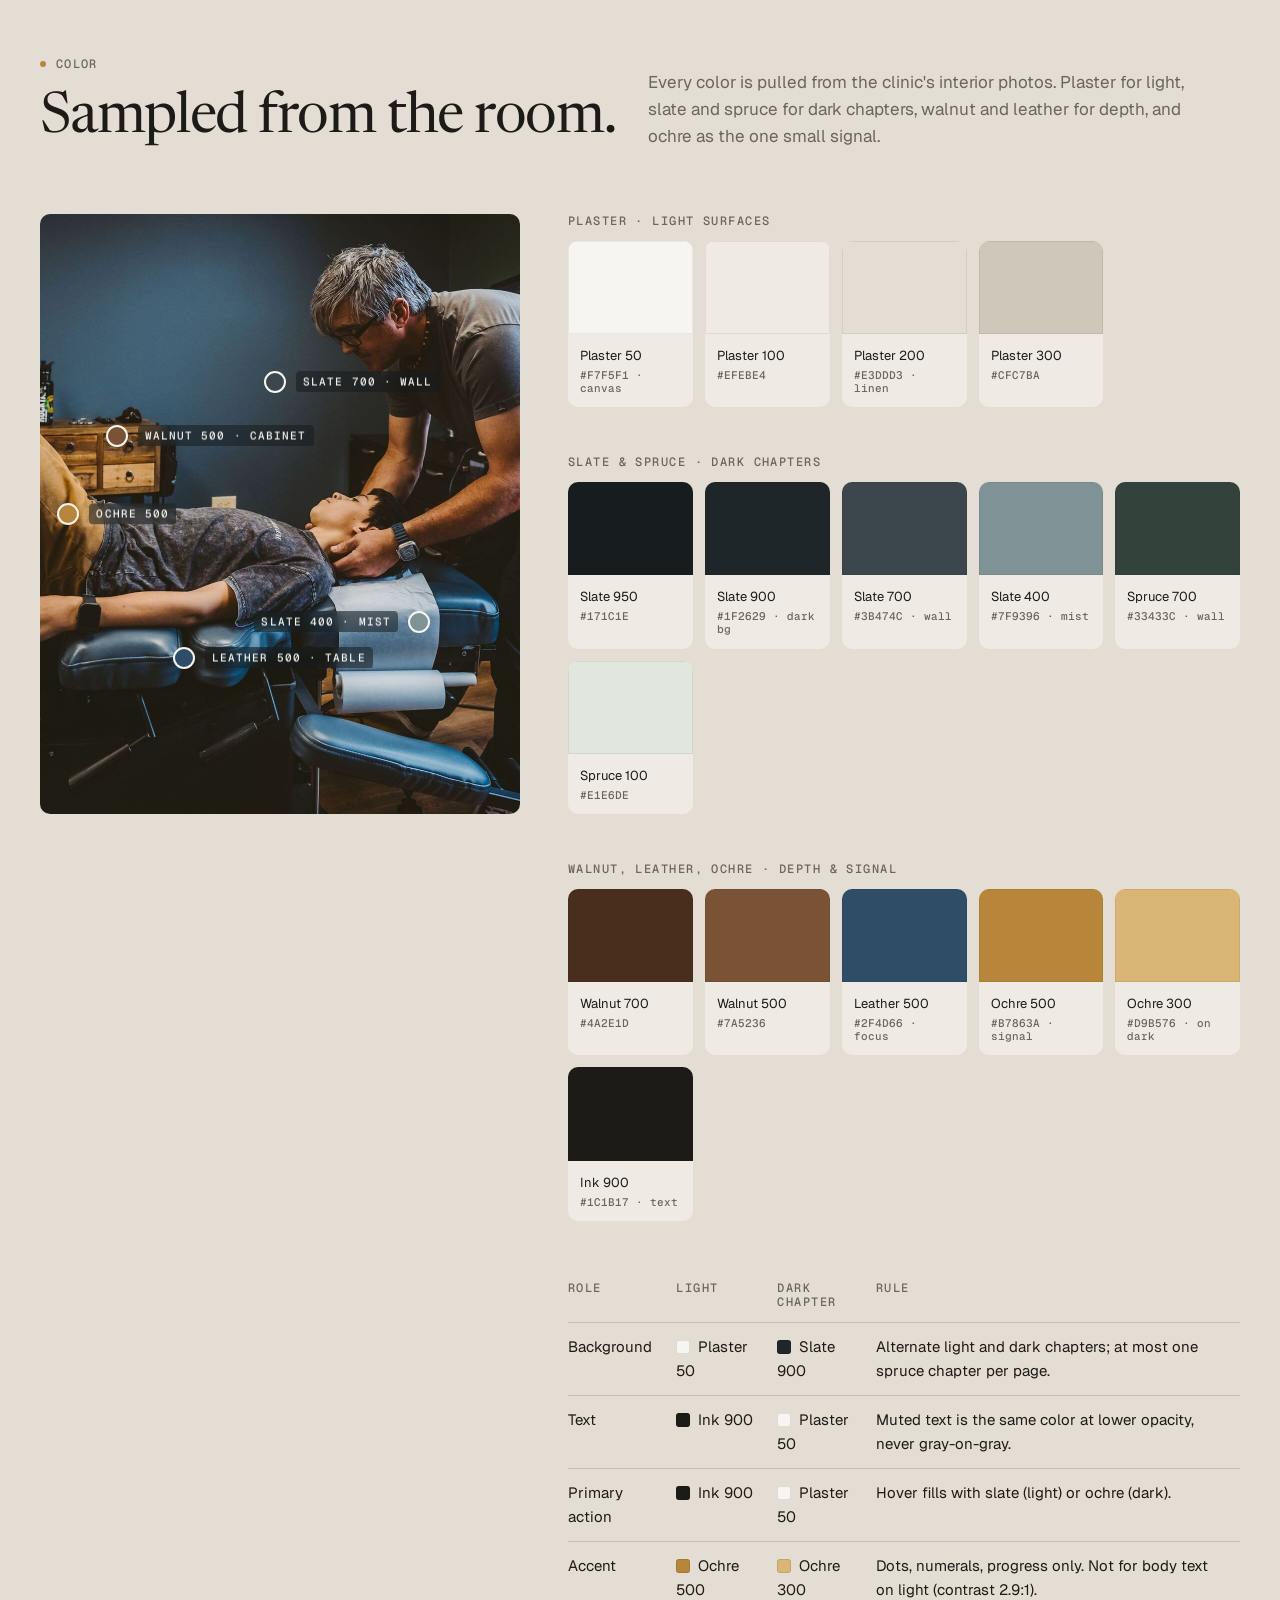
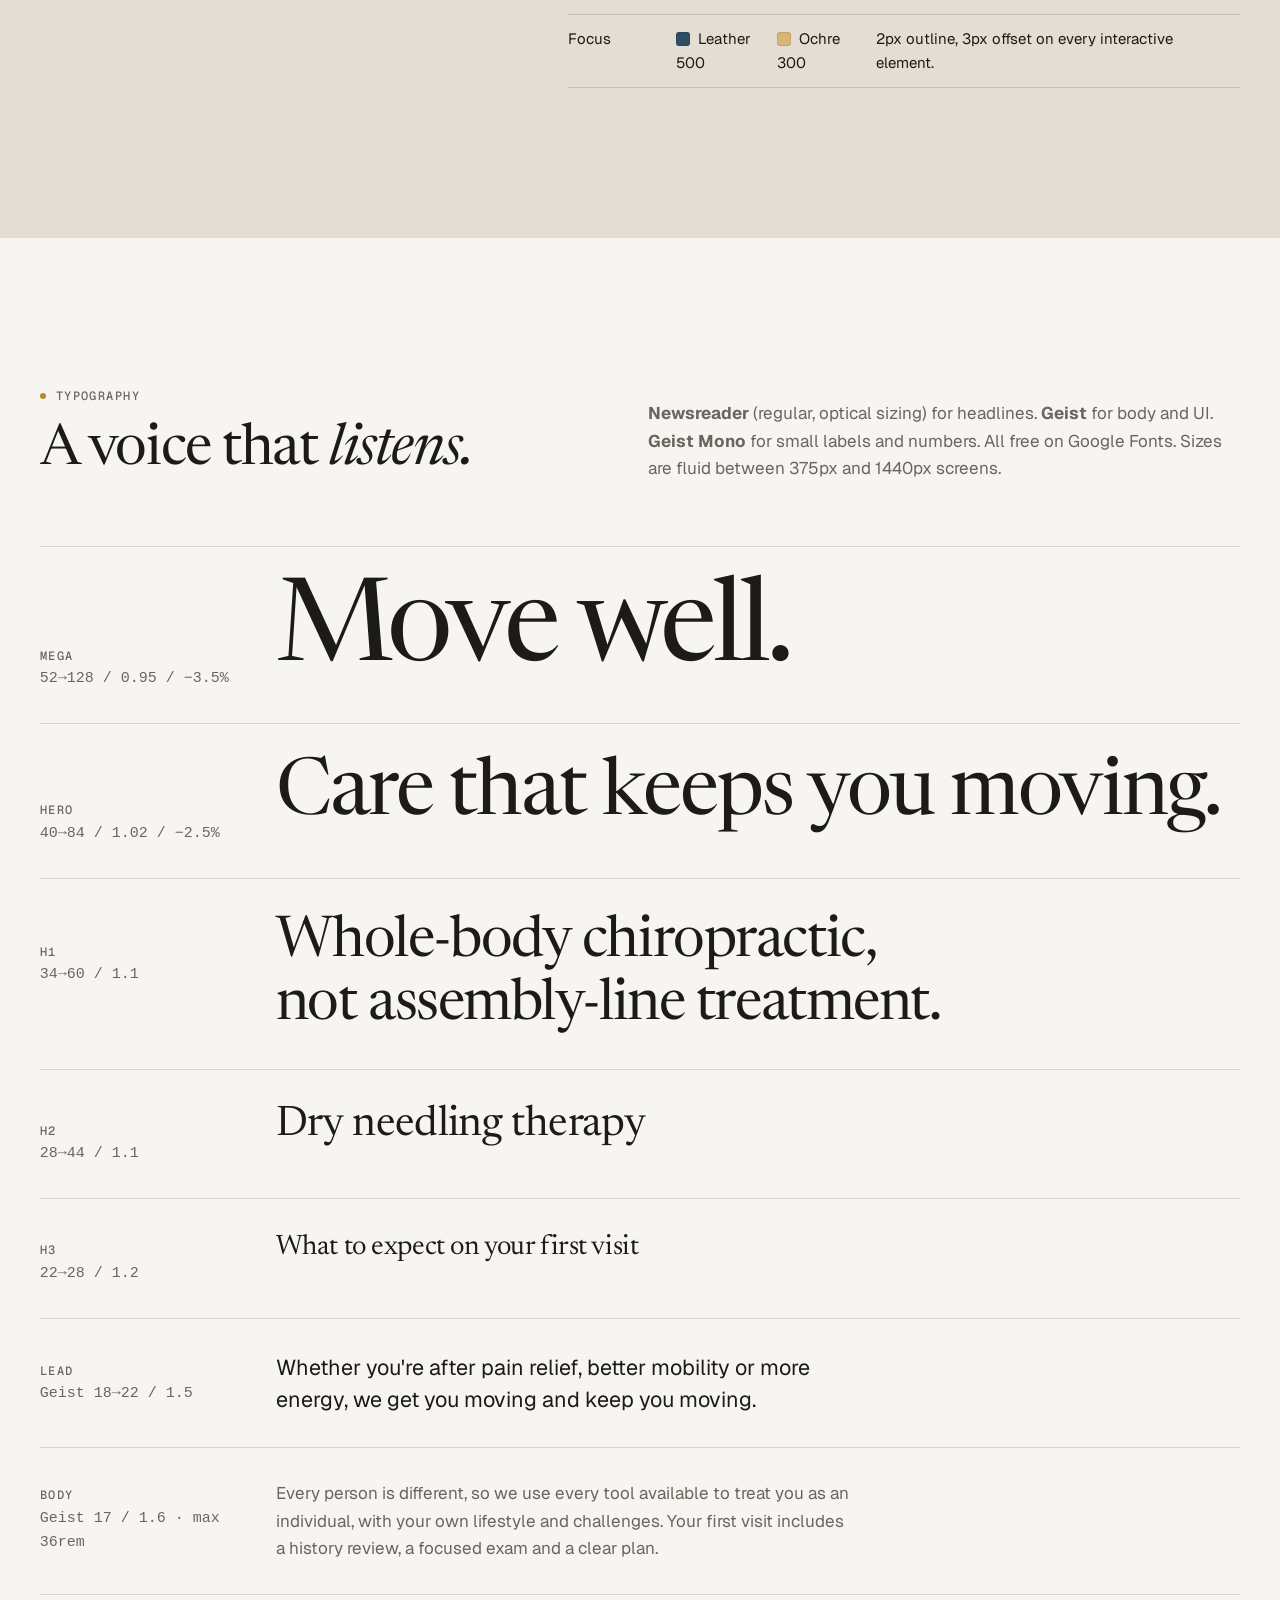
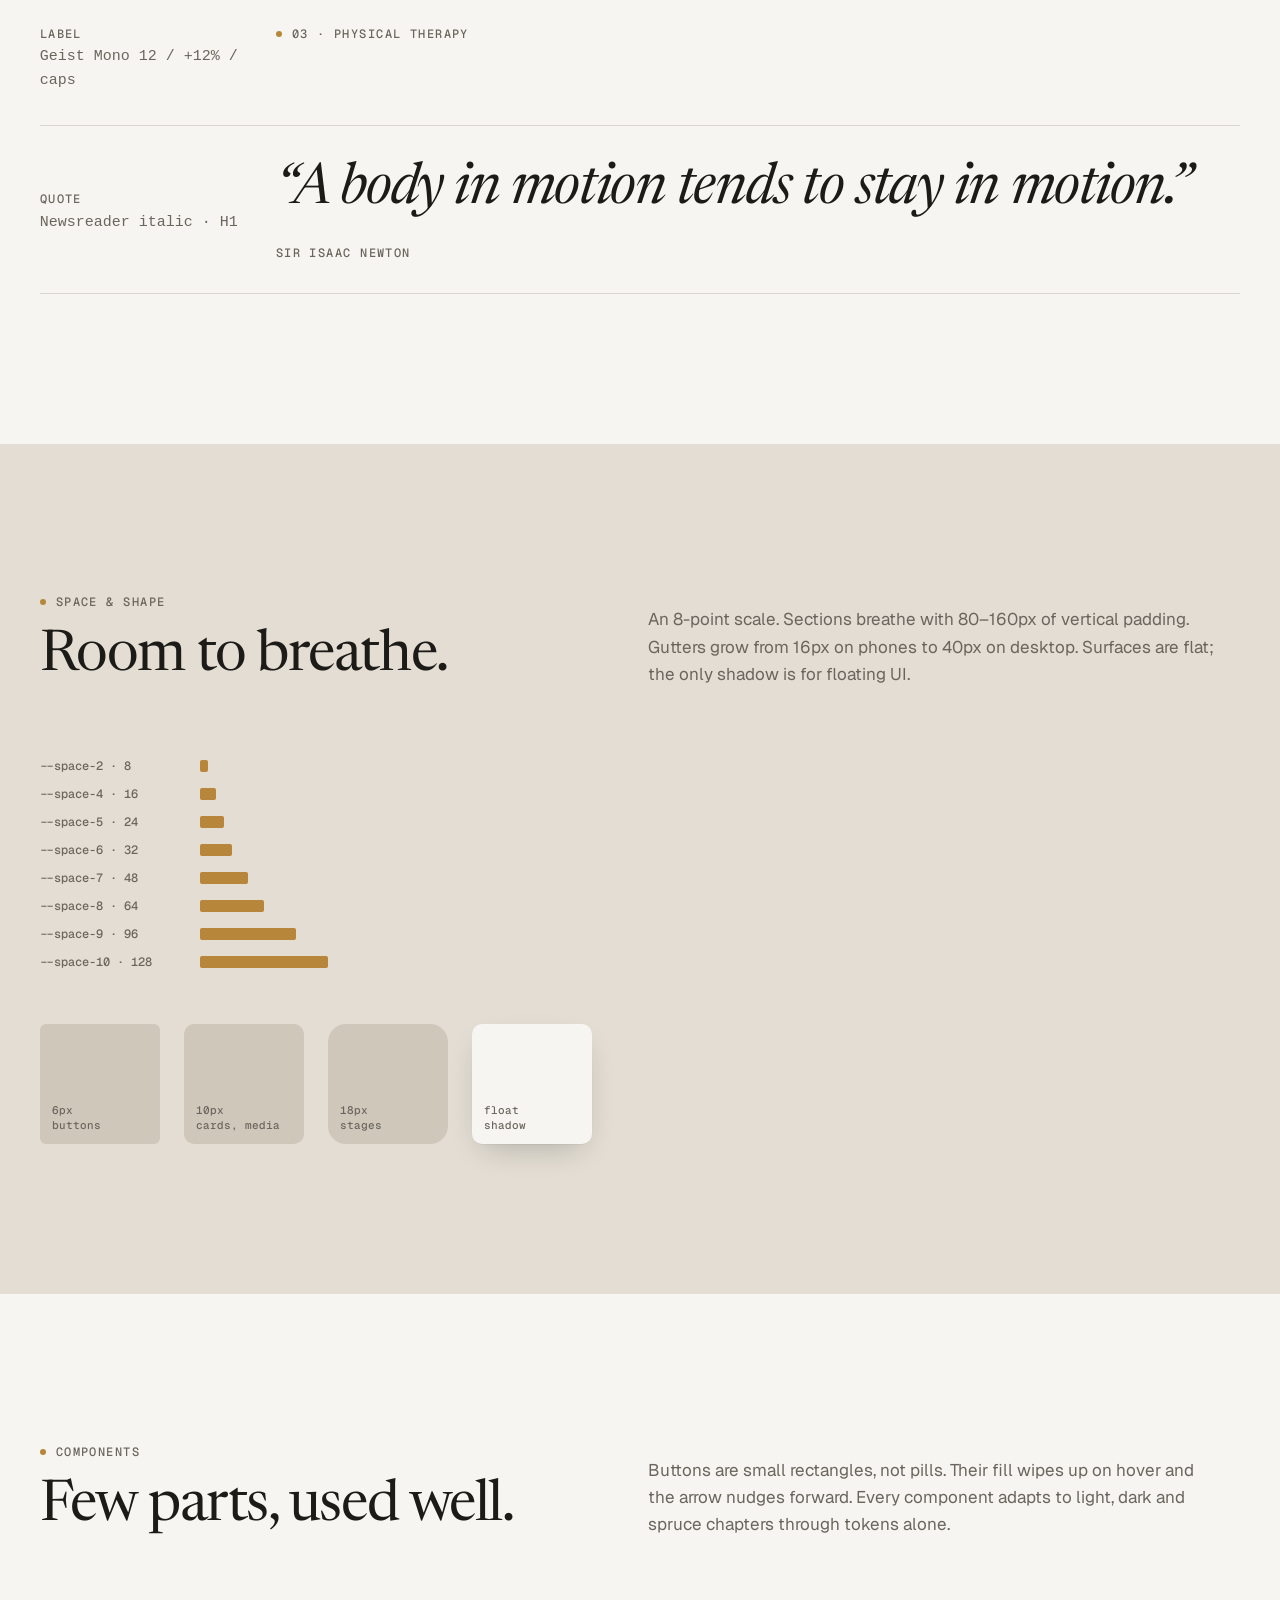
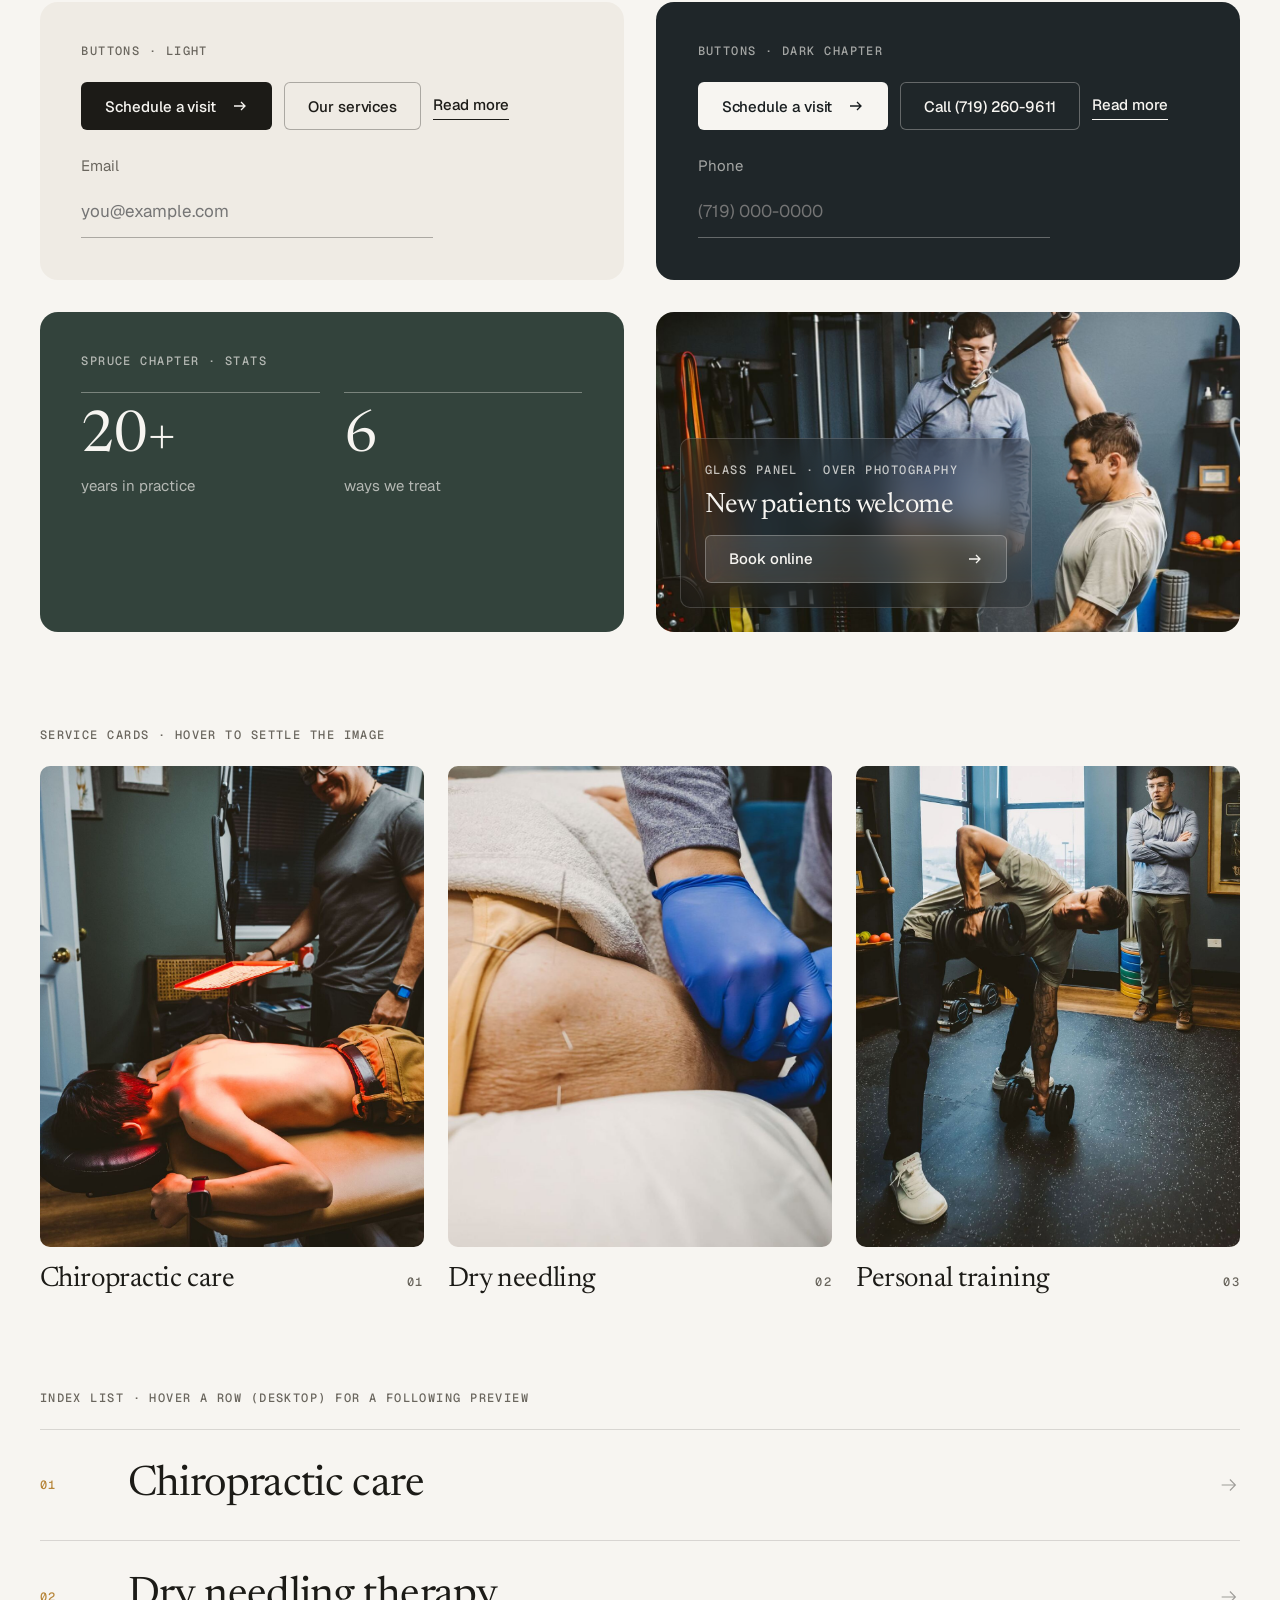
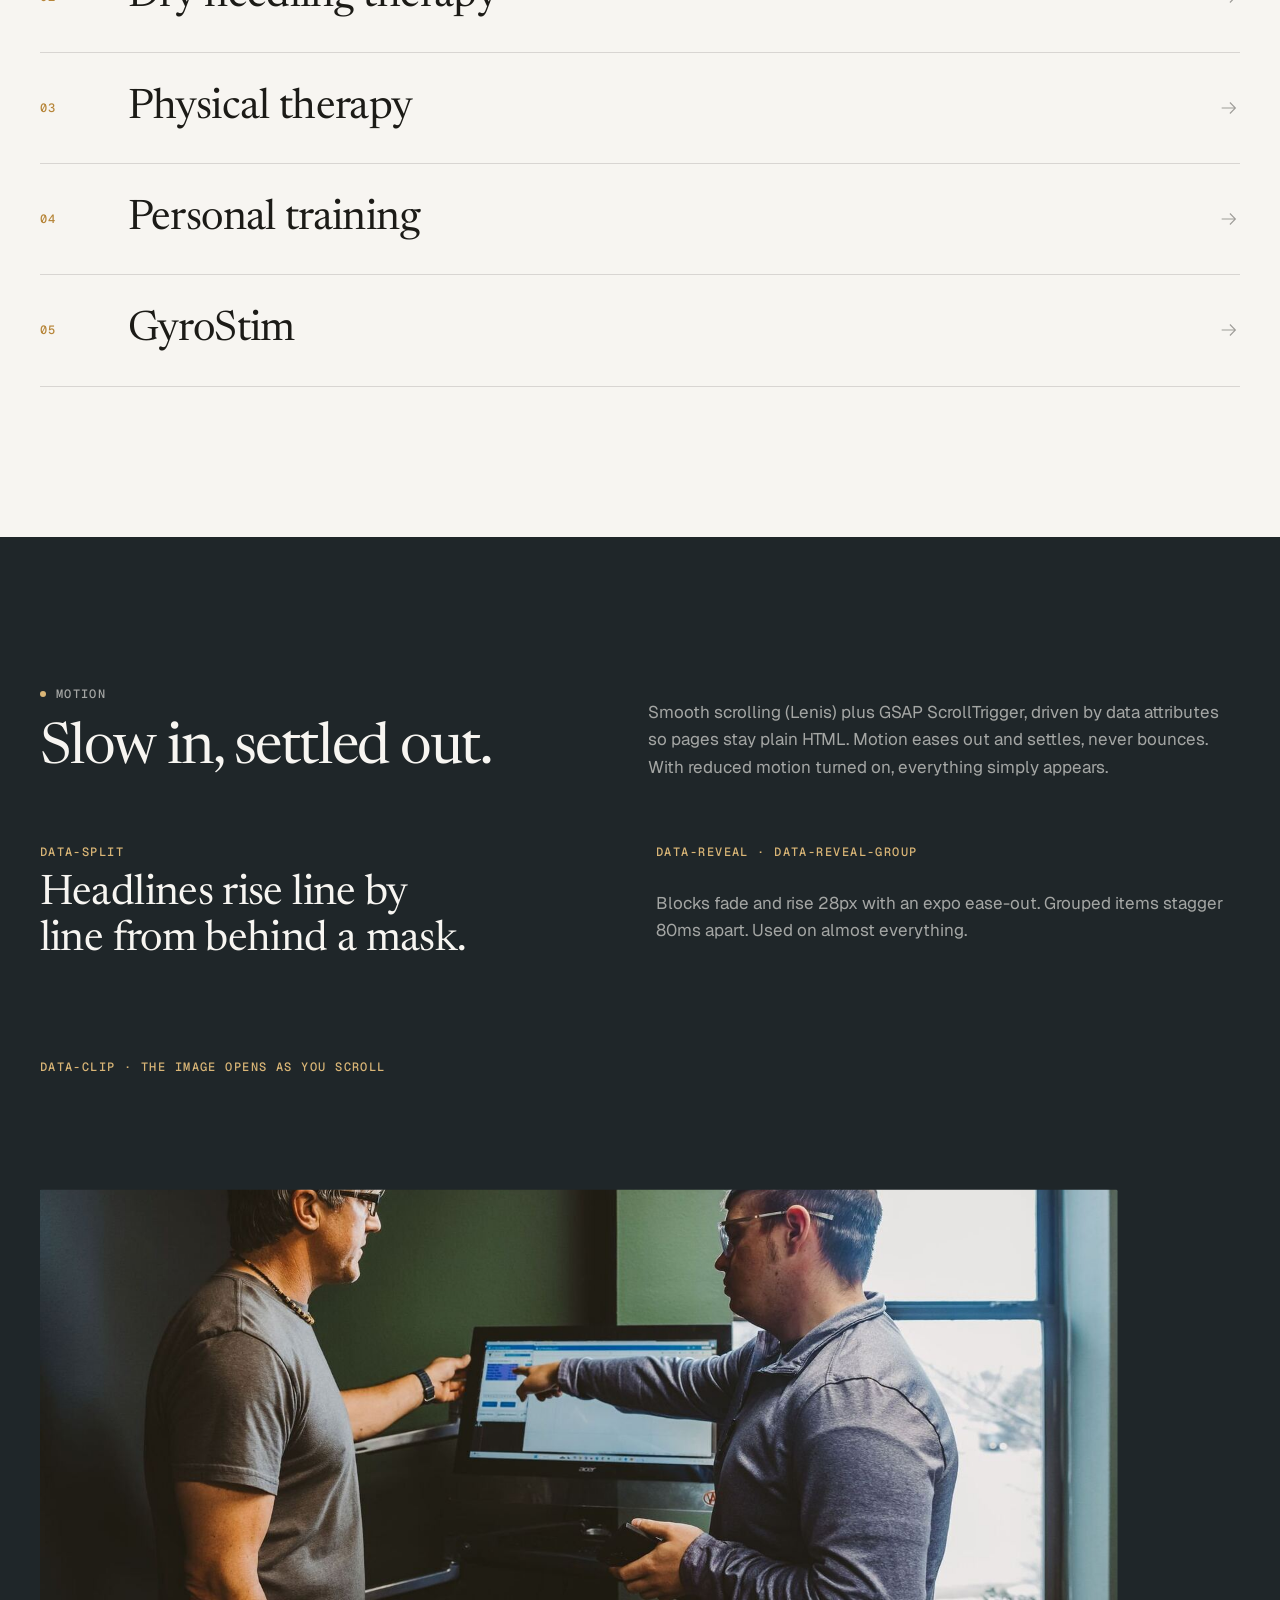
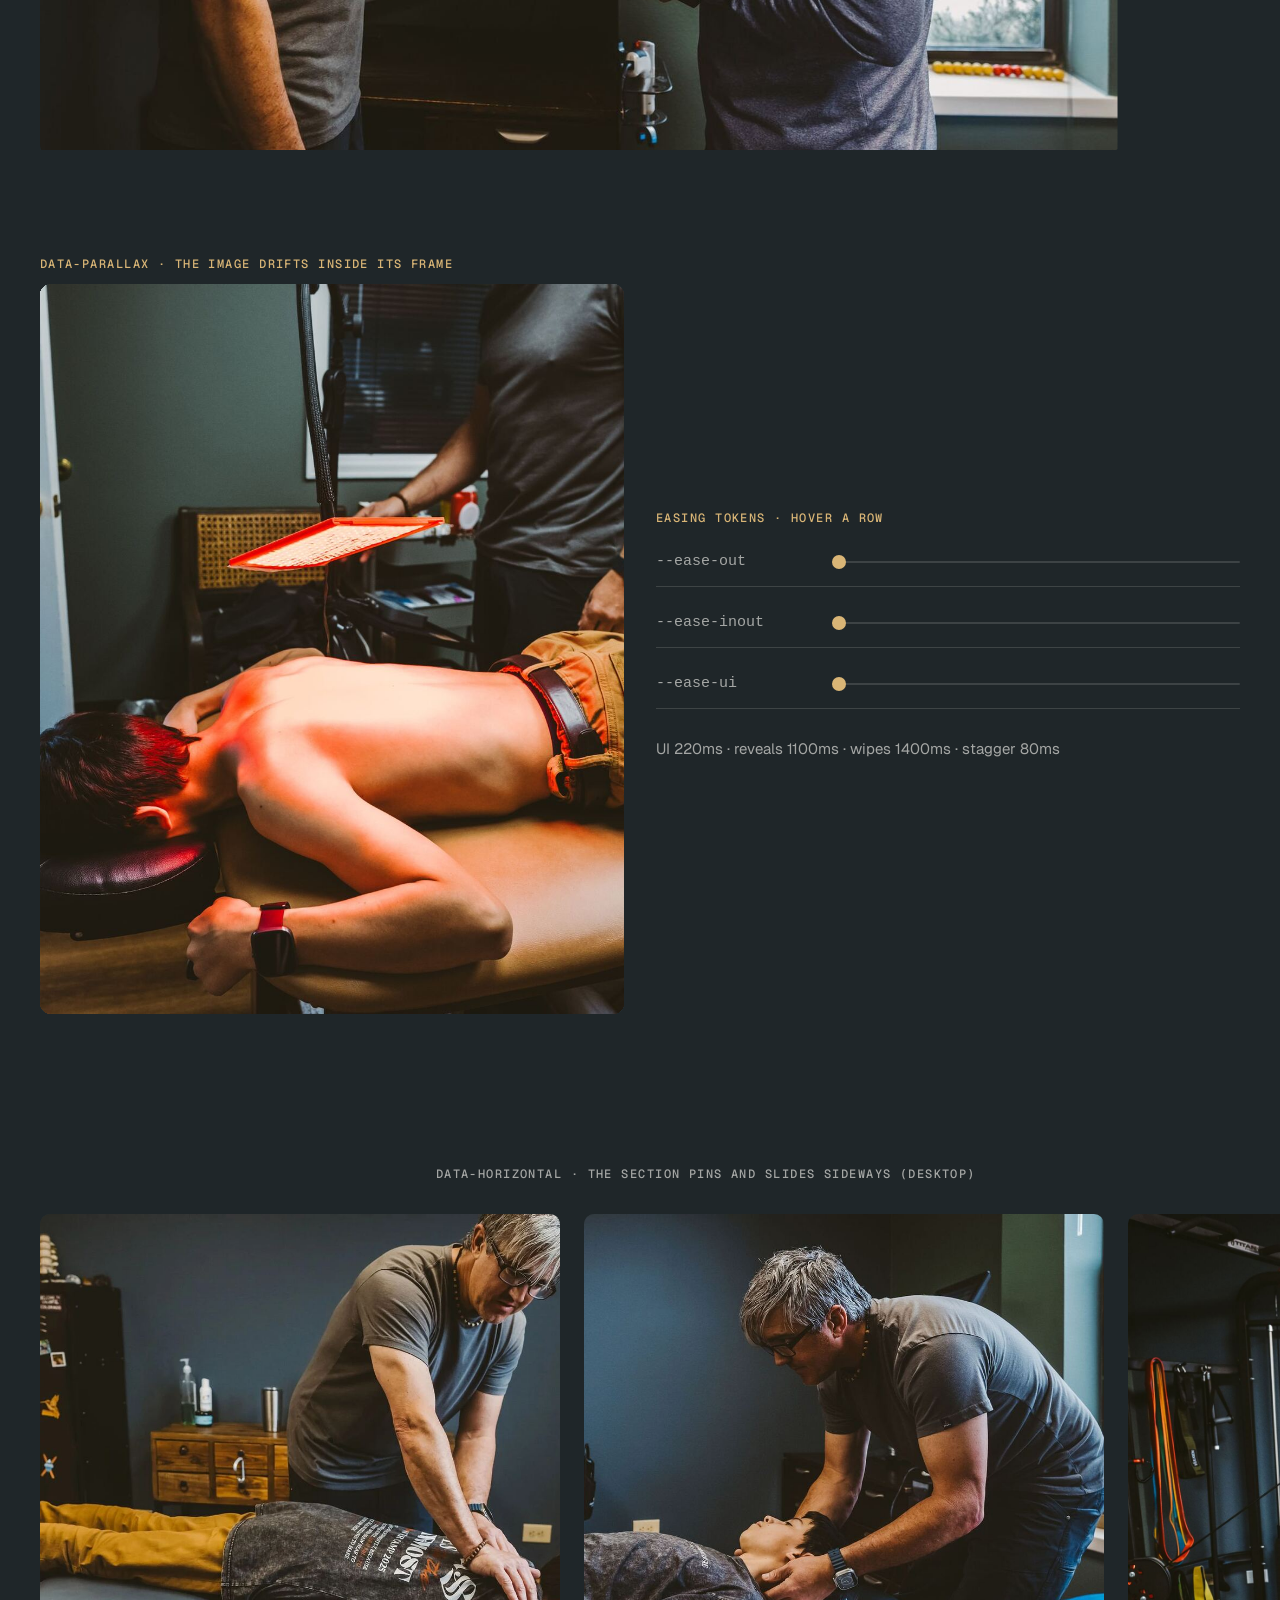
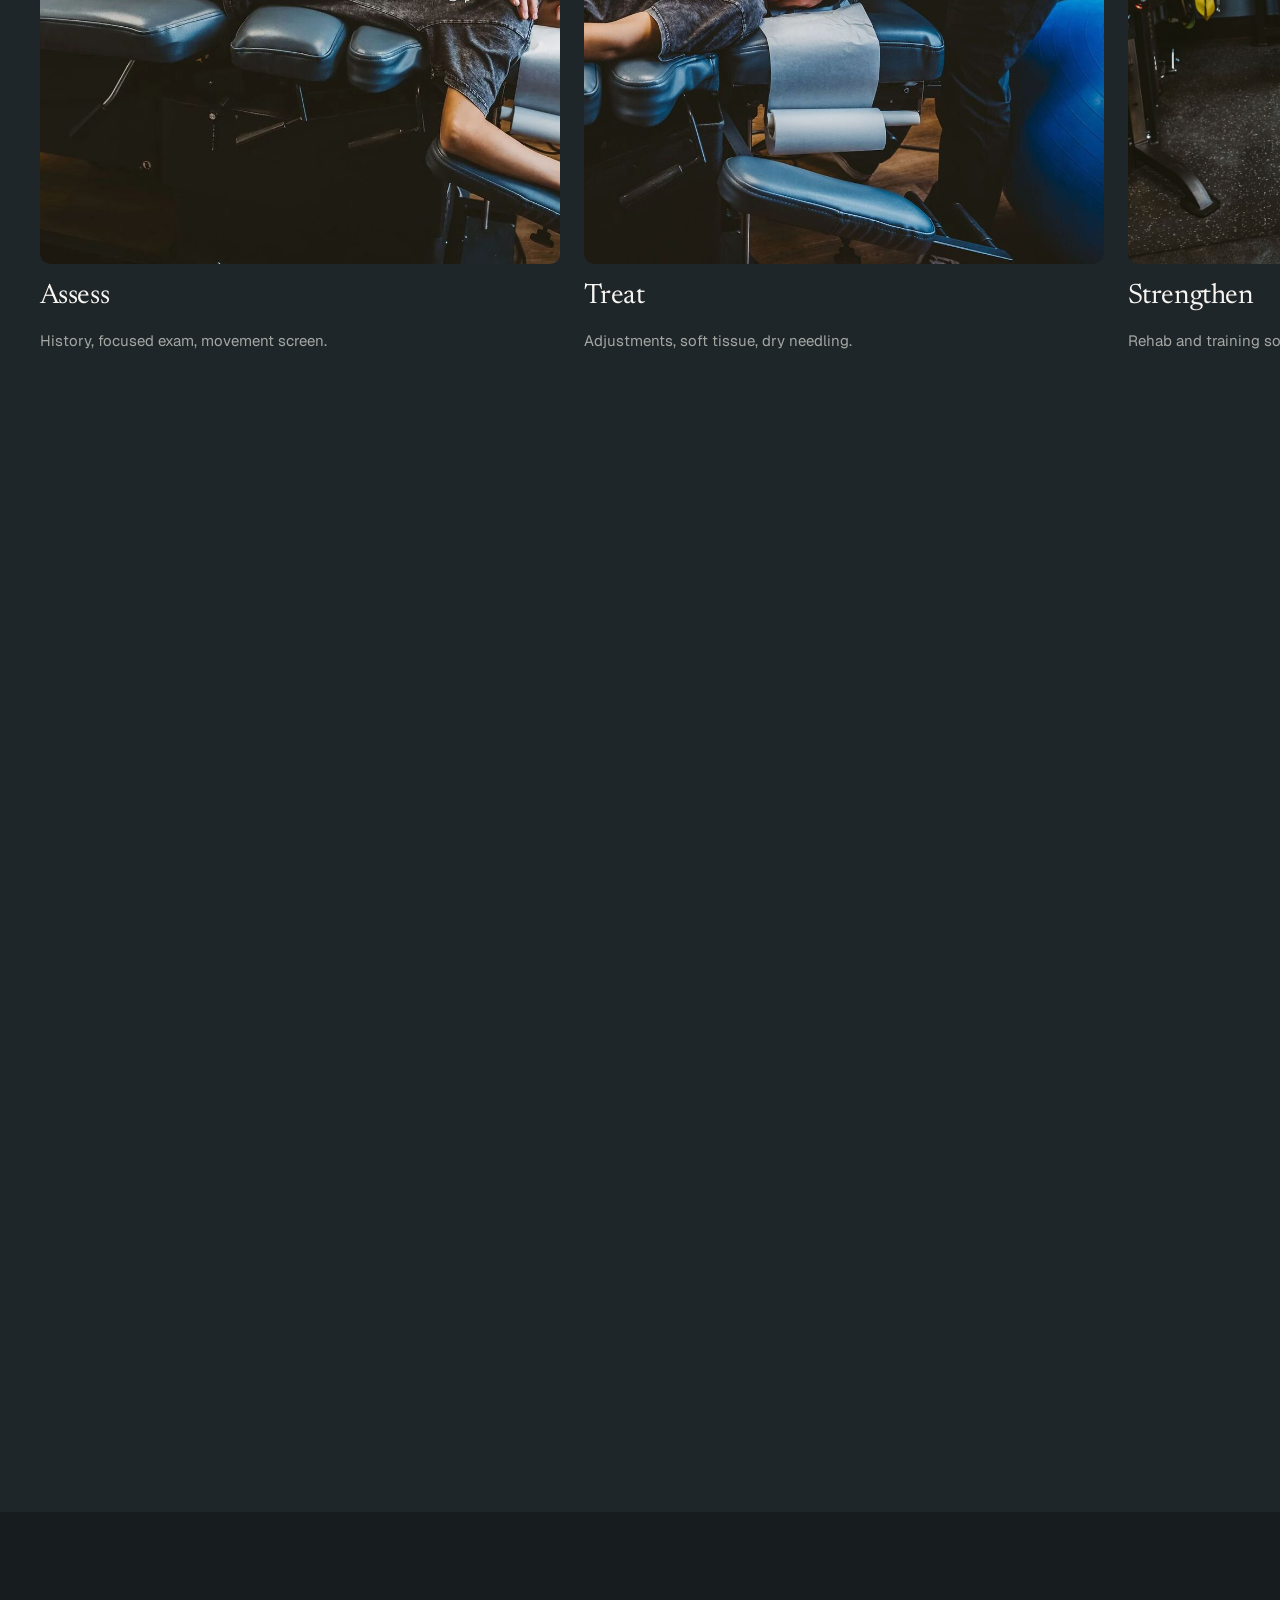
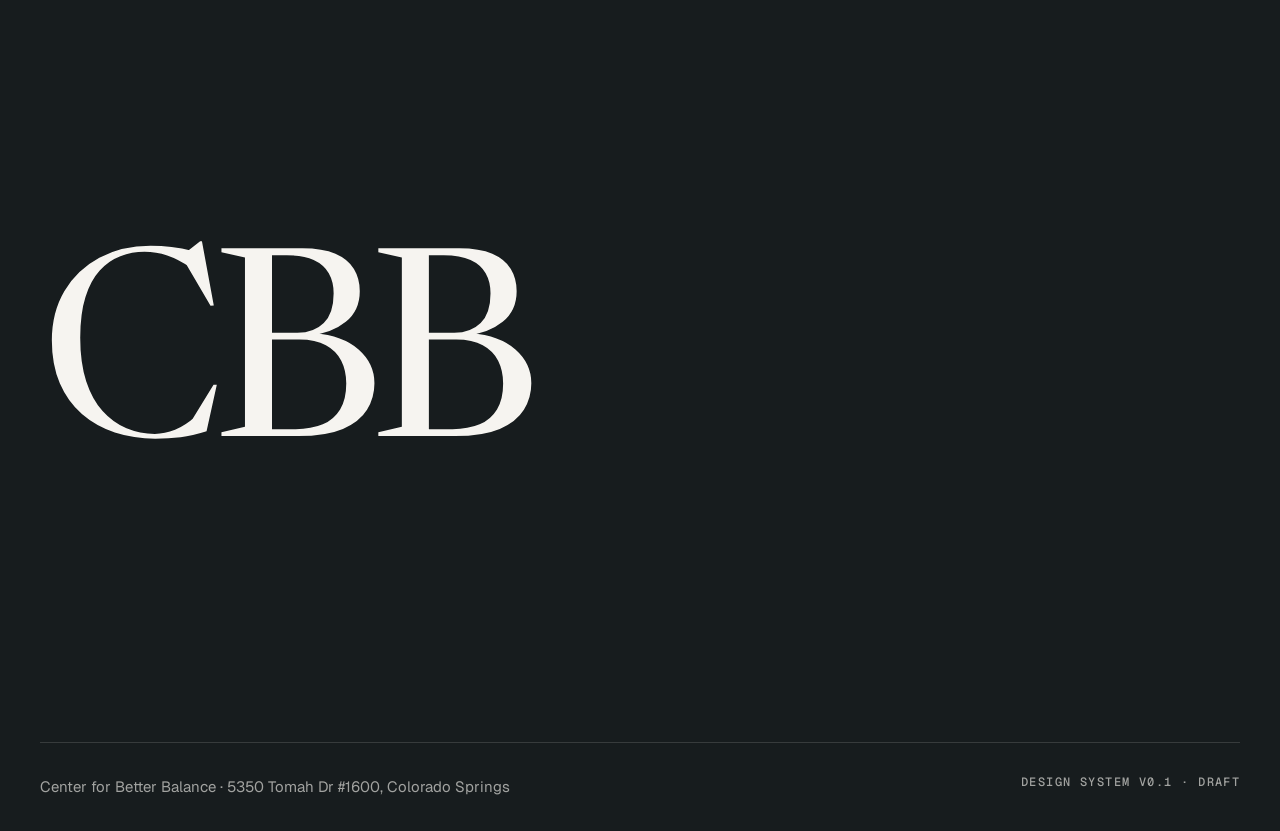
<file: design-system.html>
<!doctype html>
<html lang="en" class="js-motion">
<head>
  <meta charset="utf-8">
  <meta name="viewport" content="width=device-width, initial-scale=1">
  <title>CBB Design System</title>
  <meta name="robots" content="noindex">
  <link rel="preconnect" href="https://fonts.googleapis.com">
  <link rel="preconnect" href="https://fonts.gstatic.com" crossorigin>
  <link href="https://fonts.googleapis.com/css2?family=Geist:wght@400;500&family=Geist+Mono:wght@500&family=Newsreader:ital,opsz,wght@0,6..72,400;1,6..72,400&display=swap" rel="stylesheet">
  <link rel="stylesheet" href="assets/vendor/lenis.css">
  <link rel="stylesheet" href="assets/css/tokens.css">
  <link rel="stylesheet" href="assets/css/base.css">
  <script>setTimeout(() => { if (!window.CBBMotionReady) document.documentElement.classList.remove('js-motion'); }, 2500);</script>
  <style>
    /* page-only helpers for the specimen layout */
    .ds-hero { position: relative; min-height: 100svh; display: grid; align-items: end; overflow: hidden; color: var(--plaster-50); }
    .ds-hero__bg { position: absolute; inset: 0; }
    .ds-hero__bg img { width: 100%; height: 100%; object-fit: cover; }
    .ds-hero__bg::after { content: ""; position: absolute; inset: 0; background: linear-gradient(180deg, rgb(23 28 30 / .55) 0%, rgb(23 28 30 / .1) 40%, rgb(23 28 30 / .75) 100%); }
    .ds-hero__inner { position: relative; padding-bottom: var(--space-8); display: grid; gap: var(--space-7); }
    .ds-hero__foot { display: flex; justify-content: space-between; align-items: end; gap: var(--space-5); flex-wrap: wrap; }
    .ds-hero .glass { max-width: 26rem; display: grid; gap: var(--space-3); }
    .ds-hero .t-label { color: rgb(247 245 241 / .75); }

    .ds-head { display: grid; gap: var(--space-4); margin-bottom: var(--space-8); }
    @media (min-width: 900px) { .ds-head { grid-template-columns: 1fr 1fr; align-items: end; } }

    .principles { display: grid; gap: var(--space-6); }
    @media (min-width: 800px) { .principles { grid-template-columns: repeat(3, 1fr); } }
    .principle { display: grid; gap: var(--space-3); padding-top: var(--space-5); border-top: 1px solid var(--color-rule-strong); }

    .palette { display: grid; gap: var(--space-7); }
    @media (min-width: 1000px) { .palette { grid-template-columns: 5fr 7fr; align-items: start; } }
    .palette__photo { position: sticky; top: 100px; }
    .palette__photo .media { aspect-ratio: 4/5; }
    .swatch-dot { position: absolute; width: 22px; height: 22px; border-radius: 50%; border: 2px solid var(--plaster-50); box-shadow: var(--shadow-float); }
    .swatch-dot { transform: translate(-50%,-50%); }
    .swatch-dot span { position: absolute; left: 30px; top: 50%; transform: translateY(-50%); white-space: nowrap; font: 500 11px/1 var(--font-mono); letter-spacing: .1em; text-transform: uppercase; color: var(--plaster-50); background: rgb(23 28 30 / .55); padding: 5px 7px; border-radius: 4px; backdrop-filter: blur(6px); }
    .swatch-dot--left span { left: auto; right: 30px; }
    .chip__color { box-shadow: inset 0 0 0 1px rgb(28 27 23 / .08); }
    @media (max-width: 700px) { .roles { display: block; overflow-x: auto; } .roles th:last-child, .roles td:last-child { min-width: 14rem; } .roles td { white-space: normal; } .ds-hero .t-label { max-width: 16rem; line-height: 1.6; } }
    .family { display: grid; gap: var(--space-3); }
    .family + .family { margin-top: var(--space-7); }
    .chips { display: grid; grid-template-columns: repeat(auto-fill, minmax(120px, 1fr)); gap: var(--space-3); }
    .chip { border-radius: var(--radius-md); overflow: hidden; background: var(--color-surface); }
    .chip__color { aspect-ratio: 4/3; }
    .chip__meta { padding: var(--space-3); display: grid; gap: 2px; font-size: 13px; }
    .chip__meta code { font: 500 11px/1.2 var(--font-mono); color: var(--color-text-muted); }

    .roles { width: 100%; border-collapse: collapse; font-size: var(--text-small); margin-top: var(--space-7); }
    .roles th, .roles td { text-align: left; padding: var(--space-3) var(--space-3) var(--space-3) 0; border-bottom: 1px solid var(--color-rule); vertical-align: top; }
    .roles th { font: 500 var(--text-label)/1.2 var(--font-mono); letter-spacing: var(--tracking-label); text-transform: uppercase; color: var(--color-text-muted); }
    .roles .sw { display: inline-block; width: 14px; height: 14px; border-radius: 3px; vertical-align: -2px; margin-right: 8px; box-shadow: inset 0 0 0 1px rgb(0 0 0 / .1); }

    .type-row { display: grid; gap: var(--space-3); padding-block: var(--space-6); border-bottom: 1px solid var(--color-rule); }
    @media (min-width: 900px) { .type-row { grid-template-columns: 14rem 1fr; align-items: baseline; } }
    .type-row:first-child { border-top: 1px solid var(--color-rule); }
    .type-spec { display: grid; gap: 4px; }

    .scale-row { display: flex; align-items: center; gap: var(--space-4); padding-block: var(--space-2); }
    .scale-row .bar { height: 12px; background: var(--color-accent); border-radius: 2px; }
    .scale-row code { font: 500 12px/1 var(--font-mono); width: 9rem; color: var(--color-text-muted); }
    .shapes { display: flex; gap: var(--space-5); flex-wrap: wrap; margin-top: var(--space-7); }
    .shape { width: 120px; height: 120px; background: var(--plaster-300); display: grid; place-items: end start; padding: var(--space-3); font: 500 11px/1.3 var(--font-mono); color: var(--color-text-muted); }

    .demo-grid { display: grid; gap: var(--space-6); }
    @media (min-width: 900px) { .demo-grid { grid-template-columns: 1fr 1fr; } }
    .panel { border-radius: var(--radius-lg); padding: clamp(1.5rem, 1rem + 2vw, 3rem); display: grid; gap: var(--space-5); align-content: start; }
    .panel--light { background: var(--plaster-100); }
    .btn-row { display: flex; flex-wrap: wrap; gap: var(--space-3); align-items: center; }
    .on-photo { position: relative; border-radius: var(--radius-lg); overflow: hidden; min-height: 320px; display: grid; align-items: end; padding: var(--space-5); }
    .on-photo > img { position: absolute; inset: 0; width: 100%; height: 100%; object-fit: cover; }
    .on-photo > .glass { position: relative; display: grid; gap: var(--space-3); max-width: 22rem; }

    .cards3 { display: grid; gap: var(--space-5); }
    @media (min-width: 800px) { .cards3 { grid-template-columns: repeat(3, 1fr); } }
    .stats { display: grid; gap: var(--space-5); grid-template-columns: repeat(auto-fit, minmax(180px, 1fr)); }

    .motion-cell { display: grid; gap: var(--space-3); }
    .motion-cell .t-label { color: var(--color-accent); }
    .clip-demo { aspect-ratio: 16/9; border-radius: var(--radius-lg); overflow: hidden; }
    .clip-demo img { width: 100%; height: 100%; object-fit: cover; }

    .hz { height: 100svh; display: grid; align-content: center; overflow: hidden; }
    .hz__track { display: flex; gap: var(--space-5); padding-inline: var(--gutter); width: max-content; }
    .hz__item { width: min(72vw, 520px); flex: none; display: grid; gap: var(--space-4); }
    .hz__item .media { aspect-ratio: 4/5; }
    @media (max-width: 860px) { .hz { height: auto; padding-block: var(--section-y); } .hz__track { overflow-x: auto; width: 100%; scroll-snap-type: x mandatory; } .hz__item { scroll-snap-align: start; } }

    .ease-row { display: grid; grid-template-columns: 10rem 1fr; gap: var(--space-4); align-items: center; padding-block: var(--space-3); border-bottom: 1px solid var(--color-rule); }
    .ease-track { height: 2px; background: var(--color-rule); position: relative; border-radius: 2px; }
    .ease-ball { position: absolute; top: 50%; left: 0; width: 14px; height: 14px; margin-top: -7px; border-radius: 50%; background: var(--color-accent); }
    .ease-row:hover .ease-ball { left: calc(100% - 14px); }

    .ds-foot { padding-block: var(--space-9) var(--space-6); }
    .ds-foot__mark { font-size: clamp(5rem, 2rem + 18vw, 22rem); line-height: .8; letter-spacing: -0.05em; }
  </style>
</head>
<body>
  <div class="progress" aria-hidden="true"></div>

  <header class="nav nav--on-dark">
    <a class="nav__brand" href="#top">CBB</a>
    <nav class="nav__links" aria-label="Sections">
      <a href="#color">Color</a><a href="#type">Type</a><a href="#space">Space</a><a href="#components">Components</a><a href="#motion">Motion</a>
    </nav>
    <a class="btn btn--glass" href="#components">Schedule <svg class="btn__icon" viewBox="0 0 16 16" fill="none" stroke="currentColor" stroke-width="1.3"><path d="M2 8h11M9 4l4 4-4 4"/></svg></a>
  </header>

  <main id="top">
    <!-- HERO -------------------------------------------------------------->
    <section class="ds-hero theme-dark">
      <div class="ds-hero__bg"><img data-parallax="0.1" src="assets/img/interior/table-adjust.jpg" alt="Dr. Mike adjusting a patient on a navy leather table in the slate treatment room"></div>
      <div class="container ds-hero__inner">
        <p class="t-label t-label--accent" data-reveal>Center for Better Balance · Design System v0.1</p>
        <h1 class="t-mega" data-split>Built for<br><span class="t-italic">motion.</span></h1>
        <div class="ds-hero__foot">
          <p class="t-lead" style="color: rgb(247 245 241 / .85)" data-reveal data-delay=".3">A small, quiet system drawn from the clinic itself: slate walls, walnut floors, navy leather and warm lamplight.</p>
          <div class="glass" data-reveal data-delay=".45">
            <p class="t-label">Inside</p>
            <p class="t-small" style="color: rgb(247 245 241 / .85)">Tokens · Type · Components · Scroll motion. Everything here lives in <code>assets/css</code> and <code>assets/js/motion.js</code>.</p>
          </div>
        </div>
      </div>
    </section>

    <!-- PRINCIPLES -------------------------------------------------------->
    <section class="section">
      <div class="container">
        <div class="ds-head">
          <h2 class="t-h1" data-split>Premium, never busy.</h2>
          <p class="t-body" data-reveal>Three rules every page should pass. When something feels loud, it usually breaks one of these.</p>
        </div>
        <div class="principles" data-reveal-group>
          <div class="principle" data-reveal><span class="t-label t-label--accent">01</span><h3 class="t-h3">The room is the brand</h3><p class="t-body">Real photography of the clinic carries the color and warmth. The interface stays neutral so the place can speak.</p></div>
          <div class="principle" data-reveal><span class="t-label t-label--accent">02</span><h3 class="t-h3">One gesture per section</h3><p class="t-body">Each section gets one motion idea: an image opening, a line rising, a track sliding. Never several at once.</p></div>
          <div class="principle" data-reveal><span class="t-label t-label--accent">03</span><h3 class="t-h3">Calm type, clear action</h3><p class="t-body">A regular-weight serif for feeling, a precise sans for facts, a small mono for wayfinding. Booking is always one tap away.</p></div>
        </div>
      </div>
    </section>

    <!-- COLOR -------------------------------------------------------------->
    <section class="section theme-linen" id="color">
      <div class="container">
        <div class="ds-head">
          <div class="stack" style="--stack: var(--space-4)"><p class="t-label t-label--accent">Color</p><h2 class="t-h1" data-split>Sampled from the room.</h2></div>
          <p class="t-body" data-reveal>Every color is pulled from the clinic's interior photos. Plaster for light, slate and spruce for dark chapters, walnut and leather for depth, and ochre as the one small signal.</p>
        </div>
        <div class="palette">
          <div class="palette__photo" data-reveal>
            <div class="media">
              <img src="assets/img/interior/neck-adjust.jpg" alt="Treatment room with slate walls, navy table and walnut cabinet" style="object-position: 40% 50%">
              <i class="swatch-dot" style="left: 49%; top: 28%; background: #3B474C"><span>Slate 700 · wall</span></i>
              <i class="swatch-dot" style="left: 16%; top: 37%; background: #7A5236"><span>Walnut 500 · cabinet</span></i>
              <i class="swatch-dot" style="left: 6%; top: 50%; background: #B7863A"><span>Ochre 500</span></i>
              <i class="swatch-dot" style="left: 30%; top: 74%; background: #2F4D66"><span>Leather 500 · table</span></i>
              <i class="swatch-dot swatch-dot--left" style="left: 79%; top: 68%; background: #7F9396"><span>Slate 400 · mist</span></i>
            </div>
          </div>
          <div>
            <div class="family" data-reveal>
              <p class="t-label">Plaster · light surfaces</p>
              <div class="chips">
                <div class="chip"><div class="chip__color" style="background:#F7F5F1;box-shadow:inset 0 0 0 1px rgb(0 0 0/.06)"></div><div class="chip__meta">Plaster 50<code>#F7F5F1 · canvas</code></div></div>
                <div class="chip"><div class="chip__color" style="background:#EFEBE4"></div><div class="chip__meta">Plaster 100<code>#EFEBE4</code></div></div>
                <div class="chip"><div class="chip__color" style="background:#E3DDD3"></div><div class="chip__meta">Plaster 200<code>#E3DDD3 · linen</code></div></div>
                <div class="chip"><div class="chip__color" style="background:#CFC7BA"></div><div class="chip__meta">Plaster 300<code>#CFC7BA</code></div></div>
              </div>
            </div>
            <div class="family" data-reveal>
              <p class="t-label">Slate & Spruce · dark chapters</p>
              <div class="chips">
                <div class="chip"><div class="chip__color" style="background:#171C1E"></div><div class="chip__meta">Slate 950<code>#171C1E</code></div></div>
                <div class="chip"><div class="chip__color" style="background:#1F2629"></div><div class="chip__meta">Slate 900<code>#1F2629 · dark bg</code></div></div>
                <div class="chip"><div class="chip__color" style="background:#3B474C"></div><div class="chip__meta">Slate 700<code>#3B474C · wall</code></div></div>
                <div class="chip"><div class="chip__color" style="background:#7F9396"></div><div class="chip__meta">Slate 400<code>#7F9396 · mist</code></div></div>
                <div class="chip"><div class="chip__color" style="background:#33433C"></div><div class="chip__meta">Spruce 700<code>#33433C · wall</code></div></div>
                <div class="chip"><div class="chip__color" style="background:#E1E6DE"></div><div class="chip__meta">Spruce 100<code>#E1E6DE</code></div></div>
              </div>
            </div>
            <div class="family" data-reveal>
              <p class="t-label">Walnut, Leather, Ochre · depth & signal</p>
              <div class="chips">
                <div class="chip"><div class="chip__color" style="background:#4A2E1D"></div><div class="chip__meta">Walnut 700<code>#4A2E1D</code></div></div>
                <div class="chip"><div class="chip__color" style="background:#7A5236"></div><div class="chip__meta">Walnut 500<code>#7A5236</code></div></div>
                <div class="chip"><div class="chip__color" style="background:#2F4D66"></div><div class="chip__meta">Leather 500<code>#2F4D66 · focus</code></div></div>
                <div class="chip"><div class="chip__color" style="background:#B7863A"></div><div class="chip__meta">Ochre 500<code>#B7863A · signal</code></div></div>
                <div class="chip"><div class="chip__color" style="background:#D9B576"></div><div class="chip__meta">Ochre 300<code>#D9B576 · on dark</code></div></div>
                <div class="chip"><div class="chip__color" style="background:#1C1B17"></div><div class="chip__meta">Ink 900<code>#1C1B17 · text</code></div></div>
              </div>
            </div>

            <table class="roles" data-reveal>
              <thead><tr><th>Role</th><th>Light</th><th>Dark chapter</th><th>Rule</th></tr></thead>
              <tbody>
                <tr><td>Background</td><td><i class="sw" style="background:#F7F5F1"></i>Plaster 50</td><td><i class="sw" style="background:#1F2629"></i>Slate 900</td><td>Alternate light and dark chapters; at most one spruce chapter per page.</td></tr>
                <tr><td>Text</td><td><i class="sw" style="background:#1C1B17"></i>Ink 900</td><td><i class="sw" style="background:#F7F5F1"></i>Plaster 50</td><td>Muted text is the same color at lower opacity, never gray-on-gray.</td></tr>
                <tr><td>Primary action</td><td><i class="sw" style="background:#1C1B17"></i>Ink 900</td><td><i class="sw" style="background:#F7F5F1"></i>Plaster 50</td><td>Hover fills with slate (light) or ochre (dark).</td></tr>
                <tr><td>Accent</td><td><i class="sw" style="background:#B7863A"></i>Ochre 500</td><td><i class="sw" style="background:#D9B576"></i>Ochre 300</td><td>Dots, numerals, progress only. Not for body text on light (contrast 2.9:1).</td></tr>
                <tr><td>Focus</td><td><i class="sw" style="background:#2F4D66"></i>Leather 500</td><td><i class="sw" style="background:#D9B576"></i>Ochre 300</td><td>2px outline, 3px offset on every interactive element.</td></tr>
              </tbody>
            </table>
          </div>
        </div>
      </div>
    </section>

    <!-- TYPE --------------------------------------------------------------->
    <section class="section" id="type">
      <div class="container">
        <div class="ds-head">
          <div class="stack" style="--stack: var(--space-4)"><p class="t-label t-label--accent">Typography</p><h2 class="t-h1" data-split>A voice that <span class="t-italic">listens.</span></h2></div>
          <p class="t-body" data-reveal><strong>Newsreader</strong> (regular, optical sizing) for headlines. <strong>Geist</strong> for body and UI. <strong>Geist Mono</strong> for small labels and numbers. All free on Google Fonts. Sizes are fluid between 375px and 1440px screens.</p>
        </div>
        <div>
          <div class="type-row" data-reveal><div class="type-spec"><span class="t-label">Mega</span><code class="t-small">52→128 / 0.95 / −3.5%</code></div><p class="t-mega">Move well.</p></div>
          <div class="type-row" data-reveal><div class="type-spec"><span class="t-label">Hero</span><code class="t-small">40→84 / 1.02 / −2.5%</code></div><p class="t-hero">Care that keeps you moving.</p></div>
          <div class="type-row" data-reveal><div class="type-spec"><span class="t-label">H1</span><code class="t-small">34→60 / 1.1</code></div><p class="t-h1">Whole-body chiropractic, not assembly-line treatment.</p></div>
          <div class="type-row" data-reveal><div class="type-spec"><span class="t-label">H2</span><code class="t-small">28→44 / 1.1</code></div><p class="t-h2">Dry needling therapy</p></div>
          <div class="type-row" data-reveal><div class="type-spec"><span class="t-label">H3</span><code class="t-small">22→28 / 1.2</code></div><p class="t-h3">What to expect on your first visit</p></div>
          <div class="type-row" data-reveal><div class="type-spec"><span class="t-label">Lead</span><code class="t-small">Geist 18→22 / 1.5</code></div><p class="t-lead">Whether you're after pain relief, better mobility or more energy, we get you moving and keep you moving.</p></div>
          <div class="type-row" data-reveal><div class="type-spec"><span class="t-label">Body</span><code class="t-small">Geist 17 / 1.6 · max 36rem</code></div><p class="t-body">Every person is different, so we use every tool available to treat you as an individual, with your own lifestyle and challenges. Your first visit includes a history review, a focused exam and a clear plan.</p></div>
          <div class="type-row" data-reveal><div class="type-spec"><span class="t-label">Label</span><code class="t-small">Geist Mono 12 / +12% / caps</code></div><p class="t-label t-label--accent">03 · Physical therapy</p></div>
          <div class="type-row" data-reveal><div class="type-spec"><span class="t-label">Quote</span><code class="t-small">Newsreader italic · H1</code></div><blockquote class="quote"><p class="quote__text">“A body in motion tends to stay in motion.”</p><cite class="quote__cite t-label">Sir Isaac Newton</cite></blockquote></div>
        </div>
      </div>
    </section>

    <!-- SPACE & SHAPE ------------------------------------------------------>
    <section class="section theme-linen" id="space">
      <div class="container">
        <div class="ds-head">
          <div class="stack" style="--stack: var(--space-4)"><p class="t-label t-label--accent">Space & shape</p><h2 class="t-h1" data-split>Room to breathe.</h2></div>
          <p class="t-body" data-reveal>An 8-point scale. Sections breathe with 80–160px of vertical padding. Gutters grow from 16px on phones to 40px on desktop. Surfaces are flat; the only shadow is for floating UI.</p>
        </div>
        <div data-reveal-group>
          <div class="scale-row" data-reveal><code>--space-2 · 8</code><div class="bar" style="width:8px"></div></div>
          <div class="scale-row" data-reveal><code>--space-4 · 16</code><div class="bar" style="width:16px"></div></div>
          <div class="scale-row" data-reveal><code>--space-5 · 24</code><div class="bar" style="width:24px"></div></div>
          <div class="scale-row" data-reveal><code>--space-6 · 32</code><div class="bar" style="width:32px"></div></div>
          <div class="scale-row" data-reveal><code>--space-7 · 48</code><div class="bar" style="width:48px"></div></div>
          <div class="scale-row" data-reveal><code>--space-8 · 64</code><div class="bar" style="width:64px"></div></div>
          <div class="scale-row" data-reveal><code>--space-9 · 96</code><div class="bar" style="width:96px"></div></div>
          <div class="scale-row" data-reveal><code>--space-10 · 128</code><div class="bar" style="width:128px"></div></div>
        </div>
        <div class="shapes" data-reveal-group>
          <div class="shape" data-reveal style="border-radius: var(--radius-sm)">6px<br>buttons</div>
          <div class="shape" data-reveal style="border-radius: var(--radius-md)">10px<br>cards, media</div>
          <div class="shape" data-reveal style="border-radius: var(--radius-lg)">18px<br>stages</div>
          <div class="shape" data-reveal style="border-radius: var(--radius-md); background: var(--plaster-50); box-shadow: var(--shadow-float)">float<br>shadow</div>
        </div>
      </div>
    </section>

    <!-- COMPONENTS --------------------------------------------------------->
    <section class="section" id="components">
      <div class="container">
        <div class="ds-head">
          <div class="stack" style="--stack: var(--space-4)"><p class="t-label t-label--accent">Components</p><h2 class="t-h1" data-split>Few parts, used well.</h2></div>
          <p class="t-body" data-reveal>Buttons are small rectangles, not pills. Their fill wipes up on hover and the arrow nudges forward. Every component adapts to light, dark and spruce chapters through tokens alone.</p>
        </div>

        <div class="demo-grid">
          <div class="panel panel--light" data-reveal>
            <p class="t-label">Buttons · light</p>
            <div class="btn-row">
              <a class="btn" href="#components">Schedule a visit <svg class="btn__icon" viewBox="0 0 16 16" fill="none" stroke="currentColor" stroke-width="1.3"><path d="M2 8h11M9 4l4 4-4 4"/></svg></a>
              <a class="btn btn--ghost" href="#components">Our services</a>
              <a class="link" href="#components">Read more</a>
            </div>
            <div class="field" style="max-width: 22rem"><label class="field__label" for="f1">Email</label><input class="field__input" id="f1" type="email" placeholder="you@example.com"></div>
          </div>
          <div class="panel theme-dark" data-reveal>
            <p class="t-label">Buttons · dark chapter</p>
            <div class="btn-row">
              <a class="btn" href="#components">Schedule a visit <svg class="btn__icon" viewBox="0 0 16 16" fill="none" stroke="currentColor" stroke-width="1.3"><path d="M2 8h11M9 4l4 4-4 4"/></svg></a>
              <a class="btn btn--ghost" href="#components">Call (719) 260-9611</a>
              <a class="link" href="#components">Read more</a>
            </div>
            <div class="field" style="max-width: 22rem"><label class="field__label" for="f2">Phone</label><input class="field__input" id="f2" type="tel" placeholder="(719) 000-0000"></div>
          </div>
          <div class="panel theme-spruce" data-reveal>
            <p class="t-label">Spruce chapter · stats</p>
            <div class="stats">
              <div class="stat"><span class="stat__value t-num"><span data-count="20" data-suffix="+">20+</span></span><span class="t-small">years in practice</span></div>
              <div class="stat"><span class="stat__value t-num"><span data-count="6">6</span></span><span class="t-small">ways we treat</span></div>
            </div>
          </div>
          <div class="on-photo" data-reveal>
            <img src="assets/img/interior/gym-lunge.jpg" alt="" style="object-position: 50% 35%">
            <div class="glass">
              <p class="t-label" style="color: rgb(247 245 241 / .75)">Glass panel · over photography</p>
              <p class="t-h3">New patients welcome</p>
              <a class="btn btn--glass" href="#components">Book online <svg class="btn__icon" viewBox="0 0 16 16" fill="none" stroke="currentColor" stroke-width="1.3"><path d="M2 8h11M9 4l4 4-4 4"/></svg></a>
            </div>
          </div>
        </div>

        <div style="margin-top: var(--space-9)">
          <p class="t-label" style="margin-bottom: var(--space-5)">Service cards · hover to settle the image</p>
          <div class="cards3" data-reveal-group>
            <a class="card" href="#components" data-reveal>
              <div class="media media--portrait"><img src="assets/img/interior/adjust-red-light.jpg" alt="Chiropractic care under red light therapy"></div>
              <div class="card__meta"><h3 class="card__title">Chiropractic care</h3><span class="t-label">01</span></div>
            </a>
            <a class="card" href="#components" data-reveal>
              <div class="media media--portrait"><img src="assets/img/interior/dry-needling.jpg" alt="Dry needling treatment on the lower back" style="object-position: 40% 50%"></div>
              <div class="card__meta"><h3 class="card__title">Dry needling</h3><span class="t-label">02</span></div>
            </a>
            <a class="card" href="#components" data-reveal>
              <div class="media media--portrait"><img src="assets/img/interior/strength-dumbbell.jpg" alt="Personal training with a dumbbell row"></div>
              <div class="card__meta"><h3 class="card__title">Personal training</h3><span class="t-label">03</span></div>
            </a>
          </div>
        </div>

        <div style="margin-top: var(--space-9)">
          <p class="t-label" style="margin-bottom: var(--space-5)">Index list · hover a row (desktop) for a following preview</p>
          <ul class="index-list" data-index-preview>
            <li><a class="index-row" href="#components" data-image="assets/img/interior/table-adjust.jpg"><span class="index-row__num">01</span><h3 class="index-row__title">Chiropractic care</h3><svg class="index-row__arrow" viewBox="0 0 24 24" fill="none" stroke="currentColor" stroke-width="1.2"><path d="M4 12h15M13 6l6 6-6 6"/></svg></a></li>
            <li><a class="index-row" href="#components" data-image="assets/img/interior/dry-needling.jpg"><span class="index-row__num">02</span><h3 class="index-row__title">Dry needling therapy</h3><svg class="index-row__arrow" viewBox="0 0 24 24" fill="none" stroke="currentColor" stroke-width="1.2"><path d="M4 12h15M13 6l6 6-6 6"/></svg></a></li>
            <li><a class="index-row" href="#components" data-image="assets/img/interior/consult-screen.jpg"><span class="index-row__num">03</span><h3 class="index-row__title">Physical therapy</h3><svg class="index-row__arrow" viewBox="0 0 24 24" fill="none" stroke="currentColor" stroke-width="1.2"><path d="M4 12h15M13 6l6 6-6 6"/></svg></a></li>
            <li><a class="index-row" href="#components" data-image="assets/img/interior/gym-lunge.jpg"><span class="index-row__num">04</span><h3 class="index-row__title">Personal training</h3><svg class="index-row__arrow" viewBox="0 0 24 24" fill="none" stroke="currentColor" stroke-width="1.2"><path d="M4 12h15M13 6l6 6-6 6"/></svg></a></li>
            <li><a class="index-row" href="#components" data-image="assets/img/interior/gyrostim.jpg"><span class="index-row__num">05</span><h3 class="index-row__title">GyroStim</h3><svg class="index-row__arrow" viewBox="0 0 24 24" fill="none" stroke="currentColor" stroke-width="1.2"><path d="M4 12h15M13 6l6 6-6 6"/></svg></a></li>
          </ul>
        </div>
      </div>
    </section>

    <!-- MOTION ------------------------------------------------------------->
    <section class="section theme-dark" id="motion">
      <div class="container">
        <div class="ds-head">
          <div class="stack" style="--stack: var(--space-4)"><p class="t-label t-label--accent">Motion</p><h2 class="t-h1" data-split>Slow in, settled out.</h2></div>
          <p class="t-body" data-reveal>Smooth scrolling (Lenis) plus GSAP ScrollTrigger, driven by data attributes so pages stay plain HTML. Motion eases out and settles, never bounces. With reduced motion turned on, everything simply appears.</p>
        </div>

        <div class="demo-grid" style="margin-bottom: var(--space-9)">
          <div class="motion-cell" data-reveal><p class="t-label">data-split</p><p class="t-h2" data-split>Headlines rise line by line from behind a mask.</p></div>
          <div class="motion-cell" data-reveal><p class="t-label">data-reveal · data-reveal-group</p><p class="t-body">Blocks fade and rise 28px with an expo ease-out. Grouped items stagger 80ms apart. Used on almost everything.</p></div>
        </div>

        <div class="motion-cell" style="margin-bottom: var(--space-9)">
          <p class="t-label">data-clip · the image opens as you scroll</p>
          <div class="clip-demo" data-clip><img src="assets/img/interior/consult-screen.jpg" alt="Reviewing posture analysis on screen in the spruce consult room"></div>
        </div>

        <div class="demo-grid" style="margin-bottom: var(--space-9)">
          <div class="motion-cell">
            <p class="t-label">data-parallax · the image drifts inside its frame</p>
            <div class="media media--portrait"><img data-parallax="0.14" src="assets/img/interior/adjust-red-light.jpg" alt=""></div>
          </div>
          <div class="motion-cell" style="align-content: center">
            <p class="t-label">Easing tokens · hover a row</p>
            <div class="ease-row"><code class="t-small">--ease-out</code><div class="ease-track"><i class="ease-ball" style="transition: left 1.1s var(--ease-out)"></i></div></div>
            <div class="ease-row"><code class="t-small">--ease-inout</code><div class="ease-track"><i class="ease-ball" style="transition: left 1.4s var(--ease-inout)"></i></div></div>
            <div class="ease-row"><code class="t-small">--ease-ui</code><div class="ease-track"><i class="ease-ball" style="transition: left .22s var(--ease-ui)"></i></div></div>
            <p class="t-small" style="margin-top: var(--space-4)">UI 220ms · reveals 1100ms · wipes 1400ms · stagger 80ms</p>
          </div>
        </div>
      </div>

      <div class="hz" data-horizontal>
        <div class="container" style="margin-bottom: var(--space-6)"><p class="t-label">data-horizontal · the section pins and slides sideways (desktop)</p></div>
        <div class="hz__track" data-track>
          <div class="hz__item"><div class="media"><img src="assets/img/interior/table-adjust.jpg" alt="" style="object-position: 60% 50%"></div><p class="t-h3">Assess</p><p class="t-small">History, focused exam, movement screen.</p></div>
          <div class="hz__item"><div class="media"><img src="assets/img/interior/neck-adjust.jpg" alt="" style="object-position: 70% 50%"></div><p class="t-h3">Treat</p><p class="t-small">Adjustments, soft tissue, dry needling.</p></div>
          <div class="hz__item"><div class="media"><img src="assets/img/interior/gym-lunge.jpg" alt=""></div><p class="t-h3">Strengthen</p><p class="t-small">Rehab and training so results stick.</p></div>
          <div class="hz__item"><div class="media"><img src="assets/img/interior/strength-dumbbell.jpg" alt=""></div><p class="t-h3">Stay moving</p><p class="t-small">A plan for life outside the clinic.</p></div>
        </div>
      </div>
    </section>

    <footer class="ds-foot theme-dark" style="background: var(--slate-950)">
      <div class="container">
        <p class="ds-foot__mark t-num" style="font-family: var(--font-display)" data-reveal>CBB</p>
        <hr class="rule" style="margin-block: var(--space-6)">
        <div style="display:flex; justify-content: space-between; gap: var(--space-5); flex-wrap: wrap">
          <p class="t-small">Center for Better Balance · 5350 Tomah Dr #1600, Colorado Springs</p>
          <p class="t-label">Design system v0.1 · Draft</p>
        </div>
      </div>
    </footer>
  </main>

  <script src="assets/vendor/gsap.min.js"></script>
  <script src="assets/vendor/ScrollTrigger.min.js"></script>
  <script src="assets/vendor/SplitText.min.js"></script>
  <script src="assets/vendor/lenis.min.js"></script>
  <script src="assets/js/motion.js"></script>
</body>
</html>
</file>
<file: assets/vendor/lenis.css>
html.lenis,html.lenis body{height:auto}.lenis.lenis-smooth [data-lenis-prevent]{overscroll-behavior:contain}.lenis.lenis-stopped{overflow:clip}.lenis.lenis-smooth iframe{pointer-events:none}
</file>
<file: assets/css/tokens.css>
/* =========================================================================
   CBB Design Tokens
   Palette sampled from the clinic interior: slate & spruce walls, walnut
   floors and cabinetry, navy leather tables, ochre accents, plaster light.
   ========================================================================= */

:root {
  /* ---- Raw palette -------------------------------------------------- */
  --plaster-50:  #F7F5F1;   /* page canvas */
  --plaster-100: #EFEBE4;   /* raised light surface */
  --plaster-200: #E3DDD3;   /* linen band / hover */
  --plaster-300: #CFC7BA;   /* strong rule on light */

  --slate-950: #171C1E;     /* deepest chapter */
  --slate-900: #1F2629;     /* dark chapter canvas */
  --slate-800: #2B3437;     /* raised dark surface */
  --slate-700: #3B474C;     /* the treatment-room wall */
  --slate-400: #7F9396;     /* window light / mist */
  --slate-200: #C3CCCC;

  --spruce-800: #26332D;
  --spruce-700: #33433C;    /* the green consult wall */
  --spruce-200: #CDD5CB;
  --spruce-100: #E1E6DE;

  --walnut-700: #4A2E1D;
  --walnut-500: #7A5236;    /* floors & cabinetry */
  --walnut-300: #B38E6E;

  --leather-700: #233A4E;   /* navy treatment tables */
  --leather-500: #2F4D66;

  --ochre-500: #B7863A;     /* signal accent, use sparingly */
  --ochre-300: #D9B576;

  --ink-900: #1C1B17;       /* warm near-black text */
  --ink-700: #3A3833;
  --ink-500: #6A665E;

  /* ---- Semantic roles (light context = default) --------------------- */
  --color-bg:          var(--plaster-50);
  --color-surface:     var(--plaster-100);
  --color-surface-2:   var(--plaster-200);
  --color-text:        var(--ink-900);
  --color-text-muted:  var(--ink-500);
  --color-rule:        rgb(28 27 23 / 0.14);
  --color-rule-strong: rgb(28 27 23 / 0.32);
  --color-action:      var(--ink-900);
  --color-action-text: var(--plaster-50);
  --color-action-hover:var(--slate-700);
  --color-accent:      var(--ochre-500);   /* marks, dots, numerals — never body text on light */
  --color-focus:       var(--leather-500);

  /* ---- Typography --------------------------------------------------- */
  --font-display: "Newsreader", "Iowan Old Style", Georgia, serif;
  --font-sans:    "Geist", "Inter", system-ui, -apple-system, sans-serif;
  --font-mono:    "Geist Mono", ui-monospace, "SF Mono", Menlo, monospace;

  /* Fluid scale: min @ 375px → max @ 1440px */
  --text-mega:  clamp(3.25rem, 1.6rem + 7vw, 8rem);      /* 52 → 128 */
  --text-hero:  clamp(2.5rem, 1.5rem + 4.3vw, 5.25rem);  /* 40 → 84  */
  --text-h1:    clamp(2.125rem, 1.5rem + 2.6vw, 3.75rem);/* 34 → 60  */
  --text-h2:    clamp(1.75rem, 1.35rem + 1.6vw, 2.75rem);/* 28 → 44  */
  --text-h3:    clamp(1.375rem, 1.2rem + 0.7vw, 1.75rem);/* 22 → 28  */
  --text-lead:  clamp(1.125rem, 1.03rem + 0.4vw, 1.375rem);/* 18 → 22 */
  --text-body:  1.0625rem;  /* 17 */
  --text-small: 0.9375rem;  /* 15 */
  --text-label: 0.75rem;    /* 12, mono uppercase */

  --leading-display: 1.02;
  --leading-heading: 1.1;
  --leading-body:    1.6;
  --tracking-display: -0.025em;
  --tracking-heading: -0.015em;
  --tracking-label:   0.12em;

  /* ---- Space (8pt base) --------------------------------------------- */
  --space-1: 0.25rem;  /* 4  */
  --space-2: 0.5rem;   /* 8  */
  --space-3: 0.75rem;  /* 12 */
  --space-4: 1rem;     /* 16 */
  --space-5: 1.5rem;   /* 24 */
  --space-6: 2rem;     /* 32 */
  --space-7: 3rem;     /* 48 */
  --space-8: 4rem;     /* 64 */
  --space-9: 6rem;     /* 96 */
  --space-10: 8rem;    /* 128 */
  --section-y: clamp(5rem, 3rem + 8vw, 10rem);
  --gutter:    clamp(1rem, 0.4rem + 2.6vw, 2.5rem);   /* 16 → 40 */
  --max-w:     1360px;
  --measure:   36rem;  /* comfortable reading width */

  /* ---- Shape -------------------------------------------------------- */
  --radius-xs: 4px;
  --radius-sm: 6px;    /* buttons, inputs */
  --radius-md: 10px;   /* cards, media */
  --radius-lg: 18px;   /* large media stages */
  --radius-full: 999px;/* dots, avatars only */

  /* ---- Depth: flat by default; one soft lift for floating UI -------- */
  --shadow-float: 0 1px 1px rgb(23 28 30 / 0.04), 0 12px 32px -12px rgb(23 28 30 / 0.28);
  --blur-glass: blur(18px) saturate(1.2);

  /* ---- Motion ------------------------------------------------------- */
  --ease-out:    cubic-bezier(0.22, 1, 0.36, 1);     /* expo-ish settle: reveals */
  --ease-inout:  cubic-bezier(0.65, 0, 0.35, 1);     /* image wipes, page moves */
  --ease-ui:     cubic-bezier(0.4, 0, 0.2, 1);       /* hovers, color */
  --dur-ui:      220ms;
  --dur-reveal:  1100ms;
  --dur-wipe:    1400ms;
  --stagger:     80ms;
}

/* ---- Dark chapter context: add .theme-dark to any section ------------ */
.theme-dark {
  --color-bg:          var(--slate-900);
  --color-surface:     var(--slate-800);
  --color-surface-2:   var(--slate-700);
  --color-text:        var(--plaster-50);
  --color-text-muted:  rgb(247 245 241 / 0.62);
  --color-rule:        rgb(247 245 241 / 0.14);
  --color-rule-strong: rgb(247 245 241 / 0.32);
  --color-action:      var(--plaster-50);
  --color-action-text: var(--slate-950);
  --color-action-hover:var(--ochre-300);
  --color-accent:      var(--ochre-300);
  --color-focus:       var(--ochre-300);
}
.theme-spruce {
  --color-bg:          var(--spruce-700);
  --color-surface:     var(--spruce-800);
  --color-text:        var(--plaster-50);
  --color-text-muted:  rgb(247 245 241 / 0.66);
  --color-rule:        rgb(247 245 241 / 0.16);
  --color-rule-strong: rgb(247 245 241 / 0.36);
  --color-action:      var(--plaster-50);
  --color-action-text: var(--spruce-800);
  --color-action-hover:var(--ochre-300);
  --color-accent:      var(--ochre-300);
  --color-focus:       var(--ochre-300);
}
.theme-linen {
  --color-bg:      var(--plaster-200);
  --color-surface: var(--plaster-100);
}
</file>
<file: assets/css/base.css>
/* =========================================================================
   CBB Base + Components
   Requires tokens.css
   ========================================================================= */

/* ---- Reset ---------------------------------------------------------- */
*, *::before, *::after { box-sizing: border-box; }
html { -webkit-text-size-adjust: 100%; text-rendering: optimizeLegibility; }
body {
  margin: 0;
  background: var(--color-bg);
  color: var(--color-text);
  font: 400 var(--text-body)/var(--leading-body) var(--font-sans);
  -webkit-font-smoothing: antialiased;
  -moz-osx-font-smoothing: grayscale;
}
img, video, svg { display: block; max-width: 100%; height: auto; }
a { color: inherit; text-decoration: none; }
button { font: inherit; color: inherit; background: none; border: 0; padding: 0; cursor: pointer; }
:focus-visible { outline: 2px solid var(--color-focus); outline-offset: 3px; border-radius: 2px; }
::selection { background: var(--ochre-300); color: var(--ink-900); }

/* Contexts re-apply bg + text so a themed section is self-contained */
.theme-dark, .theme-spruce, .theme-linen { background: var(--color-bg); color: var(--color-text); }

/* ---- Layout --------------------------------------------------------- */
.container { width: 100%; max-width: calc(var(--max-w) + var(--gutter) * 2); margin-inline: auto; padding-inline: var(--gutter); }
.section { padding-block: var(--section-y); }
.grid-12 { display: grid; grid-template-columns: repeat(12, minmax(0, 1fr)); column-gap: var(--space-5); }
.stack { display: grid; gap: var(--stack, var(--space-5)); align-content: start; }
.stack > * { margin: 0; }
.stack > .link, .stack > .btn { justify-self: start; }
.rule { height: 1px; background: var(--color-rule); border: 0; margin: 0; }

/* ---- Typography ----------------------------------------------------- */
.t-mega, .t-hero, .t-h1, .t-h2, .t-h3 {
  font-family: var(--font-display);
  font-weight: 400;
  font-optical-sizing: auto;
  margin: 0;
  text-wrap: balance;
}
.t-mega { font-size: var(--text-mega); line-height: 0.95; letter-spacing: -0.035em; }
.t-hero { font-size: var(--text-hero); line-height: var(--leading-display); letter-spacing: var(--tracking-display); }
.t-h1   { font-size: var(--text-h1);   line-height: var(--leading-heading); letter-spacing: var(--tracking-display); }
.t-h2   { font-size: var(--text-h2);   line-height: var(--leading-heading); letter-spacing: var(--tracking-heading); }
.t-h3   { font-size: var(--text-h3);   line-height: 1.2; letter-spacing: var(--tracking-heading); }
.t-italic { font-style: italic; }
.t-lead { font-size: var(--text-lead); line-height: 1.5; color: var(--color-text); max-width: var(--measure); margin: 0; text-wrap: pretty; }
.t-body { font-size: var(--text-body); max-width: var(--measure); margin: 0; color: var(--color-text-muted); text-wrap: pretty; }
.t-small { font-size: var(--text-small); color: var(--color-text-muted); margin: 0; }
.t-label {
  font: 500 var(--text-label)/1.2 var(--font-mono);
  text-transform: uppercase;
  letter-spacing: var(--tracking-label);
  color: var(--color-text-muted);
  margin: 0;
}
.t-label--accent::before {
  content: ""; display: inline-block; width: 6px; height: 6px; margin-right: 10px;
  border-radius: var(--radius-full); background: var(--color-accent); vertical-align: 1px;
}
.t-num { font-family: var(--font-display); font-variant-numeric: lining-nums tabular-nums; }

/* ---- Buttons -------------------------------------------------------- */
.btn {
  --_bg: var(--color-action); --_fg: var(--color-action-text);
  position: relative; overflow: hidden; isolation: isolate;
  display: inline-flex; align-items: center; justify-content: space-between; gap: var(--space-4);
  min-height: 48px; padding: 0 var(--space-5);
  border-radius: var(--radius-sm);
  background: var(--_bg); color: var(--_fg);
  font: 500 var(--text-small)/1 var(--font-sans); letter-spacing: -0.005em;
  transition: color var(--dur-ui) var(--ease-ui);
}
/* fill wipes up from the bottom on hover */
.btn::before {
  content: ""; position: absolute; inset: 0; z-index: -1;
  background: var(--color-action-hover);
  transform: translateY(101%); transition: transform 520ms var(--ease-out);
}
.btn:hover::before { transform: translateY(0); }
.btn .btn__icon { width: 16px; height: 16px; transition: transform 520ms var(--ease-out); }
.btn:hover .btn__icon { transform: translateX(3px); }
.theme-dark .btn:hover, .theme-spruce .btn:hover { color: var(--ink-900); }

.btn--ghost {
  --_bg: transparent; --_fg: var(--color-text);
  box-shadow: inset 0 0 0 1px var(--color-rule-strong);
}
.btn--ghost::before { background: var(--color-action); }
.btn--ghost:hover { color: var(--color-action-text); }
.btn--glass {
  --_bg: rgb(247 245 241 / 0.14); --_fg: var(--plaster-50);
  backdrop-filter: var(--blur-glass); -webkit-backdrop-filter: var(--blur-glass);
  box-shadow: inset 0 0 0 1px rgb(247 245 241 / 0.28);
}
.btn--glass::before { background: var(--plaster-50); }
.btn--glass:hover { color: var(--ink-900); }

/* Text link with drawn underline */
.link {
  display: inline-flex; align-items: center; gap: var(--space-2);
  font-weight: 500; font-size: var(--text-small);
  background: linear-gradient(currentColor, currentColor) 0 100% / 100% 1px no-repeat;
  padding-bottom: 3px;
  transition: background-size 600ms var(--ease-out);
}
.link:hover { background-size: 0% 1px; background-position: 100% 100%; }

/* ---- Navigation ----------------------------------------------------- */
.nav {
  position: fixed; inset: 0 0 auto; z-index: 50;
  display: flex; align-items: center; justify-content: space-between;
  height: 76px; padding-inline: var(--gutter);
  color: var(--color-text);
  transition: background-color 400ms var(--ease-ui), transform 600ms var(--ease-out), color 400ms var(--ease-ui);
}
.nav.is-scrolled {
  background: rgb(247 245 241 / 0.78);
  backdrop-filter: var(--blur-glass); -webkit-backdrop-filter: var(--blur-glass);
  box-shadow: 0 1px 0 var(--color-rule);
  color: var(--ink-900);
}
.nav.is-hidden { transform: translateY(-100%); }
.nav__brand { font: 400 1.375rem/1 var(--font-display); letter-spacing: -0.02em; }
.nav__links { display: flex; gap: var(--space-6); font-size: var(--text-small); }
.nav__links a { opacity: 0.78; transition: opacity var(--dur-ui) var(--ease-ui); }
.nav__links a:hover { opacity: 1; }
@media (max-width: 860px) { .nav__links { display: none; } }
.nav--on-dark:not(.is-scrolled) { color: var(--plaster-50); }
.nav.is-scrolled .btn--glass { --_bg: var(--ink-900); --_fg: var(--plaster-50); box-shadow: none; }
.nav.is-scrolled .btn--glass::before { background: var(--slate-700); }
.nav.is-scrolled .btn--glass:hover { color: var(--plaster-50); }

/* ---- Media ---------------------------------------------------------- */
.media { position: relative; overflow: hidden; border-radius: var(--radius-md); background: var(--color-surface); }
.media img, .media video { width: 100%; height: 100%; object-fit: cover; }
.media--portrait { aspect-ratio: 4 / 5; }
.media--landscape { aspect-ratio: 3 / 2; }
.media--wide { aspect-ratio: 16 / 9; }
.media__caption {
  position: absolute; left: var(--space-4); bottom: var(--space-4);
  font: 500 var(--text-label)/1 var(--font-mono); letter-spacing: var(--tracking-label); text-transform: uppercase;
  color: var(--plaster-50); mix-blend-mode: difference;
}

/* ---- Service card --------------------------------------------------- */
.card { display: grid; gap: var(--space-4); color: inherit; }
.card .media img { transform: scale(1.04); transition: transform 1200ms var(--ease-out); }
.card:hover .media img { transform: scale(1); }
.card__meta { display: flex; justify-content: space-between; align-items: baseline; gap: var(--space-4); }
.card__title { font: 400 var(--text-h3)/1.15 var(--font-display); letter-spacing: var(--tracking-heading); margin: 0; }

/* ---- Index row (hairline list, hover reveals image) ----------------- */
.index-list { list-style: none; margin: 0; padding: 0; border-top: 1px solid var(--color-rule); }
.index-row {
  position: relative;
  display: grid; grid-template-columns: 4rem 1fr auto; align-items: center; gap: var(--space-5);
  padding-block: var(--space-6);
  border-bottom: 1px solid var(--color-rule);
}
.index-row__num { font: 500 var(--text-label)/1 var(--font-mono); letter-spacing: var(--tracking-label); color: var(--color-accent); }
.index-row__title {
  font: 400 var(--text-h2)/1.1 var(--font-display); letter-spacing: var(--tracking-heading); margin: 0;
  transition: transform 700ms var(--ease-out), color var(--dur-ui) var(--ease-ui);
}
.index-row:hover .index-row__title { transform: translateX(12px); }
.index-row__arrow { width: 22px; height: 22px; opacity: 0.4; transition: opacity var(--dur-ui), transform 700ms var(--ease-out); }
.index-row:hover .index-row__arrow { opacity: 1; transform: translateX(4px) rotate(-45deg); }
@media (max-width: 640px) { .index-row { grid-template-columns: 2.5rem 1fr auto; } }

/* floating preview image (positioned by JS on pointer devices) */
.index-preview {
  position: fixed; top: 0; left: 0; z-index: 40; pointer-events: none;
  width: 280px; aspect-ratio: 4 / 5; border-radius: var(--radius-md); overflow: hidden;
  opacity: 0; transform: translate(-50%, -50%) scale(0.85);
  transition: opacity 300ms var(--ease-ui);
}
.index-preview.is-on { opacity: 1; }
.index-preview img { width: 100%; height: 100%; object-fit: cover; }
@media (hover: none) { .index-preview { display: none; } }

/* ---- Stat ----------------------------------------------------------- */
.stat { display: grid; gap: var(--space-2); padding-top: var(--space-4); border-top: 1px solid var(--color-rule-strong); }
.stat__value { font: 400 var(--text-h1)/1 var(--font-display); letter-spacing: var(--tracking-display); }

/* ---- Quote ---------------------------------------------------------- */
.quote { margin: 0; }
.quote__text { font: 400 italic var(--text-h1)/1.12 var(--font-display); letter-spacing: var(--tracking-display); margin: 0; text-wrap: balance; }
.quote__cite { display: block; margin-top: var(--space-5); font-style: normal; }

/* ---- Glass panel (over photography) --------------------------------- */
.glass {
  background: rgb(23 28 30 / 0.28);
  backdrop-filter: var(--blur-glass); -webkit-backdrop-filter: var(--blur-glass);
  border: 1px solid rgb(247 245 241 / 0.18);
  border-radius: var(--radius-md);
  color: var(--plaster-50);
  padding: var(--space-5);
}

/* ---- Form field ----------------------------------------------------- */
.field { display: grid; gap: var(--space-2); }
.field__label { font-size: var(--text-small); color: var(--color-text-muted); }
.field__input {
  font: inherit; color: var(--color-text); background: transparent;
  border: 0; border-bottom: 1px solid var(--color-rule-strong); border-radius: 0;
  padding: var(--space-3) 0; transition: border-color var(--dur-ui) var(--ease-ui);
}
.field__input:focus { outline: none; border-bottom-color: var(--color-text); }

/* ---- Scroll progress ------------------------------------------------ */
.progress { position: fixed; inset: 0 0 auto; height: 2px; z-index: 60; background: var(--color-accent); transform-origin: 0 50%; transform: scaleX(0); }

/* ---- Motion: initial states (only when JS motion is active) --------- */
.js-motion [data-reveal] { opacity: 0; transform: translateY(28px); }
.js-motion [data-split] { opacity: 0; }   /* JS re-shows after splitting */
.js-motion [data-clip] { clip-path: inset(18% 12% 18% 12% round var(--radius-lg)); }
[data-parallax] { will-change: transform; }
.split-line { display: block; overflow: hidden; padding-bottom: 0.08em; margin-bottom: -0.08em; }

@media (prefers-reduced-motion: reduce) {
  *, *::before, *::after { animation-duration: 1ms !important; transition-duration: 1ms !important; scroll-behavior: auto !important; }
}
</file>
<file: assets/css/site.css>
/* =========================================================================
   CBB Site — page-level patterns built on tokens.css + base.css
   ========================================================================= */

/* ---- Nav additions --------------------------------------------------- */
.nav__right { display: flex; align-items: center; gap: var(--space-5); }
.nav__phone { font-size: var(--text-small); font-variant-numeric: tabular-nums; opacity: .85; white-space: nowrap; }
.nav__phone:hover { opacity: 1; }
.nav__brand small { display: block; font: 500 10px/1.2 var(--font-mono); letter-spacing: .14em; text-transform: uppercase; opacity: .7; margin-top: 4px; }
.nav__links a[aria-current="page"] { opacity: 1; box-shadow: 0 1px 0 currentColor; }
.nav__menu { display: none; width: 44px; height: 44px; align-items: center; justify-content: center; }
.nav__menu span, .nav__menu span::before { display: block; width: 20px; height: 1.5px; background: currentColor; position: relative; transition: transform 300ms var(--ease-out); }
.nav__menu span::before { content: ""; position: absolute; top: 6px; }
@media (max-width: 1080px) { .nav__phone { display: none; } }
@media (max-width: 860px) {
  .nav__menu { display: inline-flex; }
  .nav__right .btn { display: none; }
}
.drawer {
  position: fixed; inset: 0; z-index: 49; background: var(--slate-900); color: var(--plaster-50);
  padding: 110px var(--gutter) var(--space-7); display: grid; align-content: space-between;
  transform: translateY(-100%); transition: transform 700ms var(--ease-out);
}
.drawer.is-open { transform: none; }
.drawer nav { display: grid; gap: var(--space-3); }
.drawer nav a { font: 400 var(--text-h1)/1.1 var(--font-display); letter-spacing: var(--tracking-display); }
.drawer__foot { display: grid; gap: var(--space-4); }
body.menu-open .nav { color: var(--plaster-50) !important; background: transparent !important; box-shadow: none !important; backdrop-filter: none !important; }

/* ---- Hero ------------------------------------------------------------ */
.hero { position: relative; min-height: min(100svh, 980px); display: grid; align-items: end; overflow: hidden; color: var(--plaster-50); isolation: isolate; }
.hero__media { position: absolute; inset: 0; z-index: -1; overflow: hidden; }
.hero__media img { width: 100%; height: 100%; object-fit: cover; }
.hero__media::after { content: ""; position: absolute; inset: 0; background:
  linear-gradient(180deg, rgb(23 28 30 / .55) 0%, rgb(23 28 30 / 0) 30%),
  linear-gradient(90deg, rgb(23 28 30 / .72) 0%, rgb(23 28 30 / .15) 60%),
  linear-gradient(0deg, rgb(23 28 30 / .7) 0%, rgb(23 28 30 / 0) 45%); }
.hero__inner { padding-top: 140px; padding-bottom: var(--space-6); display: grid; gap: var(--space-7); }
.hero__copy { display: grid; gap: var(--space-5); max-width: 46rem; }
.hero__copy .t-lead { color: rgb(247 245 241 / .86); }
.hero .t-label { color: rgb(247 245 241 / .78); }
.hero__foot { display: grid; gap: var(--space-5); align-items: end; }
@media (min-width: 900px) { .hero__foot { grid-template-columns: 1fr auto; } }
.facts { display: grid; grid-template-columns: repeat(3, minmax(0, 1fr)); gap: var(--space-5); border-top: 1px solid rgb(247 245 241 / .22); padding-top: var(--space-4); max-width: 44rem; }
.fact { display: grid; gap: 4px; }
.fact__v { font: 400 var(--text-h3)/1.1 var(--font-display); }
.fact__k { font-size: 13px; color: rgb(247 245 241 / .7); }
.invite { display: grid; grid-template-columns: auto 1fr; gap: var(--space-4); align-items: center; max-width: 25rem; }
.invite__thumb { width: 72px; aspect-ratio: 1; border-radius: var(--radius-sm); overflow: hidden; }
.invite__thumb img { width: 100%; height: 100%; object-fit: cover; }
.invite__body { display: grid; gap: var(--space-3); }
.invite__title { font: 400 1.25rem/1.15 var(--font-display); }
@media (max-width: 560px) { .facts { grid-template-columns: 1fr 1fr; } .facts .fact:last-child { display: none; } .invite { grid-template-columns: 1fr; } .invite__thumb { display: none; } }

/* page header (non-photo) */
.page-head { padding-top: 160px; padding-bottom: var(--space-8); display: grid; gap: var(--space-5); }

/* ---- Split section ---------------------------------------------------- */
.split { display: grid; gap: var(--space-7); }
@media (min-width: 900px) { .split { grid-template-columns: 5fr 7fr; gap: var(--space-9); align-items: start; } .split--even { grid-template-columns: 1fr 1fr; } }
.split__aside { display: grid; gap: var(--space-4); align-content: start; }

/* ---- Services index rows with descriptions --------------------------- */
.index-row__body { display: grid; gap: 6px; }
.index-row__desc { font-size: var(--text-small); color: var(--color-text-muted); max-width: 34rem; margin: 0; }

/* ---- GyroStim chapter -------------------------------------------------- */
.feature { display: grid; gap: var(--space-7); align-items: center; }
@media (min-width: 900px) { .feature { grid-template-columns: 6fr 5fr; gap: var(--space-9); } }
.feature__media { aspect-ratio: 4 / 5; max-height: 720px; border-radius: var(--radius-lg); overflow: hidden; justify-self: center; width: 100%; }
.feature__media img { width: 100%; height: 100%; object-fit: cover; }
.ticks { list-style: none; padding: 0; margin: 0; border-top: 1px solid var(--color-rule); }
.ticks li { display: flex; justify-content: space-between; gap: var(--space-4); padding-block: var(--space-4); border-bottom: 1px solid var(--color-rule); }
.ticks li span:last-child { color: var(--color-text-muted); font-size: var(--text-small); text-align: right; }

/* ---- Horizontal "how care works" ------------------------------------- */
.hz { min-height: 100svh; display: grid; align-content: center; gap: var(--space-7); overflow: hidden; padding-block: var(--space-9); }
.hz__track { display: flex; gap: var(--space-5); padding-inline: var(--gutter); width: max-content; }
.hz__item { width: min(78vw, 460px); flex: none; display: grid; gap: var(--space-4); align-content: start; }
.hz__item .media { aspect-ratio: 4 / 5; }
.hz__item .t-label { color: var(--color-accent); }
.hz__intro { width: min(78vw, 420px); flex: none; display: grid; gap: var(--space-5); align-content: center; padding-right: var(--space-7); }
@media (max-width: 860px) {
  .hz { min-height: 0; }
  .hz__track { overflow-x: auto; width: 100%; scroll-snap-type: x mandatory; padding-bottom: var(--space-4); }
  .hz__item, .hz__intro { scroll-snap-align: start; }
}

/* ---- Person ----------------------------------------------------------- */
.person { display: grid; gap: var(--space-7); }
@media (min-width: 900px) {
  .person { grid-template-columns: 5fr 7fr; gap: var(--space-9); align-items: start; }
  .person--flip .person__media { order: 2; }
  .person__media { position: sticky; top: 110px; }
}
.person__media .media { aspect-ratio: 4 / 5; }
.person__copy { display: grid; gap: var(--space-5); align-content: start; }
.person__copy p { max-width: 38rem; color: var(--color-text-muted); margin: 0; }
.person__copy p.t-lead { color: var(--color-text); }
.creds { list-style: none; padding: 0; margin: 0; display: grid; border-top: 1px solid var(--color-rule); }
.creds li { padding-block: var(--space-3); border-bottom: 1px solid var(--color-rule); font-size: var(--text-small); display: flex; justify-content: space-between; gap: var(--space-4); }
.creds li span:first-child { color: var(--color-text-muted); }
.placeholder-portrait { display: grid; place-items: center; aspect-ratio: 4 / 5; border-radius: var(--radius-md); background: var(--color-surface-2); color: var(--color-text-muted); text-align: center; padding: var(--space-6); }
.placeholder-portrait b { display: block; font: 400 var(--text-hero)/1 var(--font-display); color: var(--color-text); margin-bottom: var(--space-3); }
.mock-note { display: inline-flex; gap: 8px; align-items: center; font: 500 11px/1.3 var(--font-mono); letter-spacing: .08em; text-transform: uppercase; color: var(--color-text-muted); border: 1px dashed var(--color-rule-strong); border-radius: var(--radius-xs); padding: 6px 8px; justify-self: start; }

/* ---- Pillars (philosophy) -------------------------------------------- */
.pillars { display: grid; gap: var(--space-5); grid-template-columns: repeat(auto-fit, minmax(200px, 1fr)); }
.pillar { display: grid; gap: var(--space-3); padding-top: var(--space-5); border-top: 1px solid var(--color-rule-strong); }
.pillar .t-label { color: var(--color-accent); }

/* ---- Quotes ----------------------------------------------------------- */
.quotes { display: grid; gap: var(--space-6); }
@media (min-width: 900px) { .quotes { grid-template-columns: repeat(3, 1fr); } }
.quote-card { display: grid; gap: var(--space-5); align-content: space-between; padding-top: var(--space-5); border-top: 1px solid var(--color-rule-strong); }
.quote-card p { font: 400 var(--text-h3)/1.3 var(--font-display); margin: 0; color: var(--color-text-muted); }

/* ---- Visit / contact band -------------------------------------------- */
.visit { display: grid; gap: var(--space-8); }
.visit__grid { display: grid; gap: var(--space-6); grid-template-columns: repeat(auto-fit, minmax(200px, 1fr)); }
.visit__item { display: grid; gap: var(--space-2); padding-top: var(--space-4); border-top: 1px solid var(--color-rule-strong); }
.visit__item a { text-decoration: underline; text-underline-offset: 4px; text-decoration-thickness: 1px; }
.visit__head { display: grid; gap: var(--space-6); align-items: end; }
@media (min-width: 900px) { .visit__head { grid-template-columns: 1fr auto; } }

/* ---- Info row (appointments header) ---------------------------------- */
.inforow { display: grid; gap: var(--space-5); grid-template-columns: repeat(auto-fit, minmax(180px, 1fr)); border-top: 1px solid var(--color-rule); padding-top: var(--space-5); }
.inforow div { display: grid; gap: 4px; font-size: var(--text-small); }
.inforow b { font-weight: 500; font-size: var(--text-body); }

/* ---- Scheduler frame -------------------------------------------------- */
.booker { display: grid; gap: var(--space-6); }
@media (min-width: 1000px) { .booker { grid-template-columns: minmax(0, 1fr) 20rem; align-items: start; } }
.booker__frame { border-radius: var(--radius-lg); overflow: hidden; background: #fff; box-shadow: 0 0 0 1px var(--color-rule); min-height: 760px; }
.booker__frame iframe { display: block; width: 100%; height: 860px; border: 0; }
.booker__bar a { white-space: nowrap; }
.booker__bar { display: flex; justify-content: space-between; align-items: center; gap: var(--space-4); padding: var(--space-3) var(--space-4); background: var(--plaster-100); color: var(--ink-700); font-size: 13px; border-bottom: 1px solid rgb(28 27 23 / .08); }
.booker__aside { display: grid; gap: var(--space-5); }
@media (min-width: 1000px) { .booker__aside { position: sticky; top: 110px; } }
.aside-card { border-radius: var(--radius-md); background: var(--color-surface); padding: var(--space-5); display: grid; gap: var(--space-3); }
.aside-card .t-h3 { font-size: 1.375rem; }
.aside-card .big { font: 400 clamp(1.5rem, 1.2rem + 1vw, 2rem)/1 var(--font-display); font-variant-numeric: tabular-nums; white-space: nowrap; }

/* ---- Steps with drawn line ------------------------------------------- */
.steps { position: relative; display: grid; gap: var(--space-8); padding-left: 56px; }
.steps__line { position: absolute; left: 15px; top: 8px; bottom: 8px; width: 1px; background: var(--color-rule); }
.steps__line i { position: absolute; inset: 0; background: var(--color-accent); transform-origin: top; }
.step { position: relative; display: grid; gap: var(--space-5); }
@media (min-width: 900px) { .step { grid-template-columns: 1fr 1fr; gap: var(--space-8); align-items: center; } }
.step__num { position: absolute; left: -56px; top: 0; width: 31px; height: 31px; border-radius: var(--radius-full); display: grid; place-items: center; background: var(--color-bg); box-shadow: inset 0 0 0 1px var(--color-rule-strong); font: 500 12px/1 var(--font-mono); }
.step__copy { display: grid; gap: var(--space-3); }
.step .media { aspect-ratio: 3 / 2; }

/* ---- Checklist -------------------------------------------------------- */
.checklist { list-style: none; padding: 0; margin: 0; display: grid; border-top: 1px solid var(--color-rule); }
.checklist li { display: grid; grid-template-columns: 28px 1fr; gap: var(--space-3); padding-block: var(--space-4); border-bottom: 1px solid var(--color-rule); }
.checklist li::before { content: ""; width: 14px; height: 14px; margin-top: 5px; border-radius: 3px; box-shadow: inset 0 0 0 1.5px var(--color-text); }

/* ---- FAQ -------------------------------------------------------------- */
.faq { border-top: 1px solid var(--color-rule); }
.faq details { border-bottom: 1px solid var(--color-rule); }
.faq summary { list-style: none; cursor: pointer; display: flex; justify-content: space-between; gap: var(--space-4); align-items: center; padding-block: var(--space-5); font: 400 var(--text-h3)/1.2 var(--font-display); }
.faq summary::-webkit-details-marker { display: none; }
.faq summary::after { content: "+"; font: 300 28px/1 var(--font-sans); transition: transform 400ms var(--ease-out); }
.faq details[open] summary::after { transform: rotate(45deg); }
.faq details p { margin: 0 0 var(--space-5); max-width: 40rem; color: var(--color-text-muted); }

/* ---- Gallery strip ---------------------------------------------------- */
.gallery { display: flex; gap: var(--space-4); padding-inline: var(--gutter); }
.gallery .media { flex: none; height: clamp(260px, 42vw, 520px); }
.gallery .media img { width: auto; height: 100%; }

/* ---- Footer ----------------------------------------------------------- */
.footer { padding-block: var(--space-9) var(--space-6); background: var(--slate-950); }
.footer__top { display: grid; gap: var(--space-7); }
@media (min-width: 900px) { .footer__top { grid-template-columns: 1.4fr 1fr 1fr 1fr; } }
.footer__mark { font: 400 clamp(2.25rem, 1.5rem + 2vw, 3rem)/1 var(--font-display); letter-spacing: -0.02em; }
.footer h4 { margin: 0 0 var(--space-4); }
.footer ul { list-style: none; padding: 0; margin: 0; display: grid; gap: var(--space-2); font-size: var(--text-small); }
.footer ul a { opacity: .8; } .footer ul a:hover { opacity: 1; }
.footer__bottom { margin-top: var(--space-8); padding-top: var(--space-5); border-top: 1px solid var(--color-rule); display: flex; flex-wrap: wrap; justify-content: space-between; gap: var(--space-4); font-size: 13px; color: var(--color-text-muted); }
.footer__bottom a { text-decoration: underline; text-underline-offset: 3px; }

/* ---- Small helpers ---------------------------------------------------- */
.eyebrow-row { display: flex; justify-content: space-between; align-items: end; gap: var(--space-5); flex-wrap: wrap; margin-bottom: var(--space-7); }
.mt-7 { margin-top: var(--space-7); }
.center { text-align: center; justify-items: center; }
.skip { position: absolute; left: -999px; top: 8px; z-index: 100; background: var(--ink-900); color: var(--plaster-50); padding: 10px 14px; border-radius: var(--radius-sm); }
.skip:focus { left: 8px; }

/* ---- H1 that carries the keyword eyebrow + display line --------------- */
.hero__h1 { display: grid; gap: var(--space-5); margin: 0; font-weight: 400; }
.hero__h1 > .t-label { font-weight: 500; }
</file>
